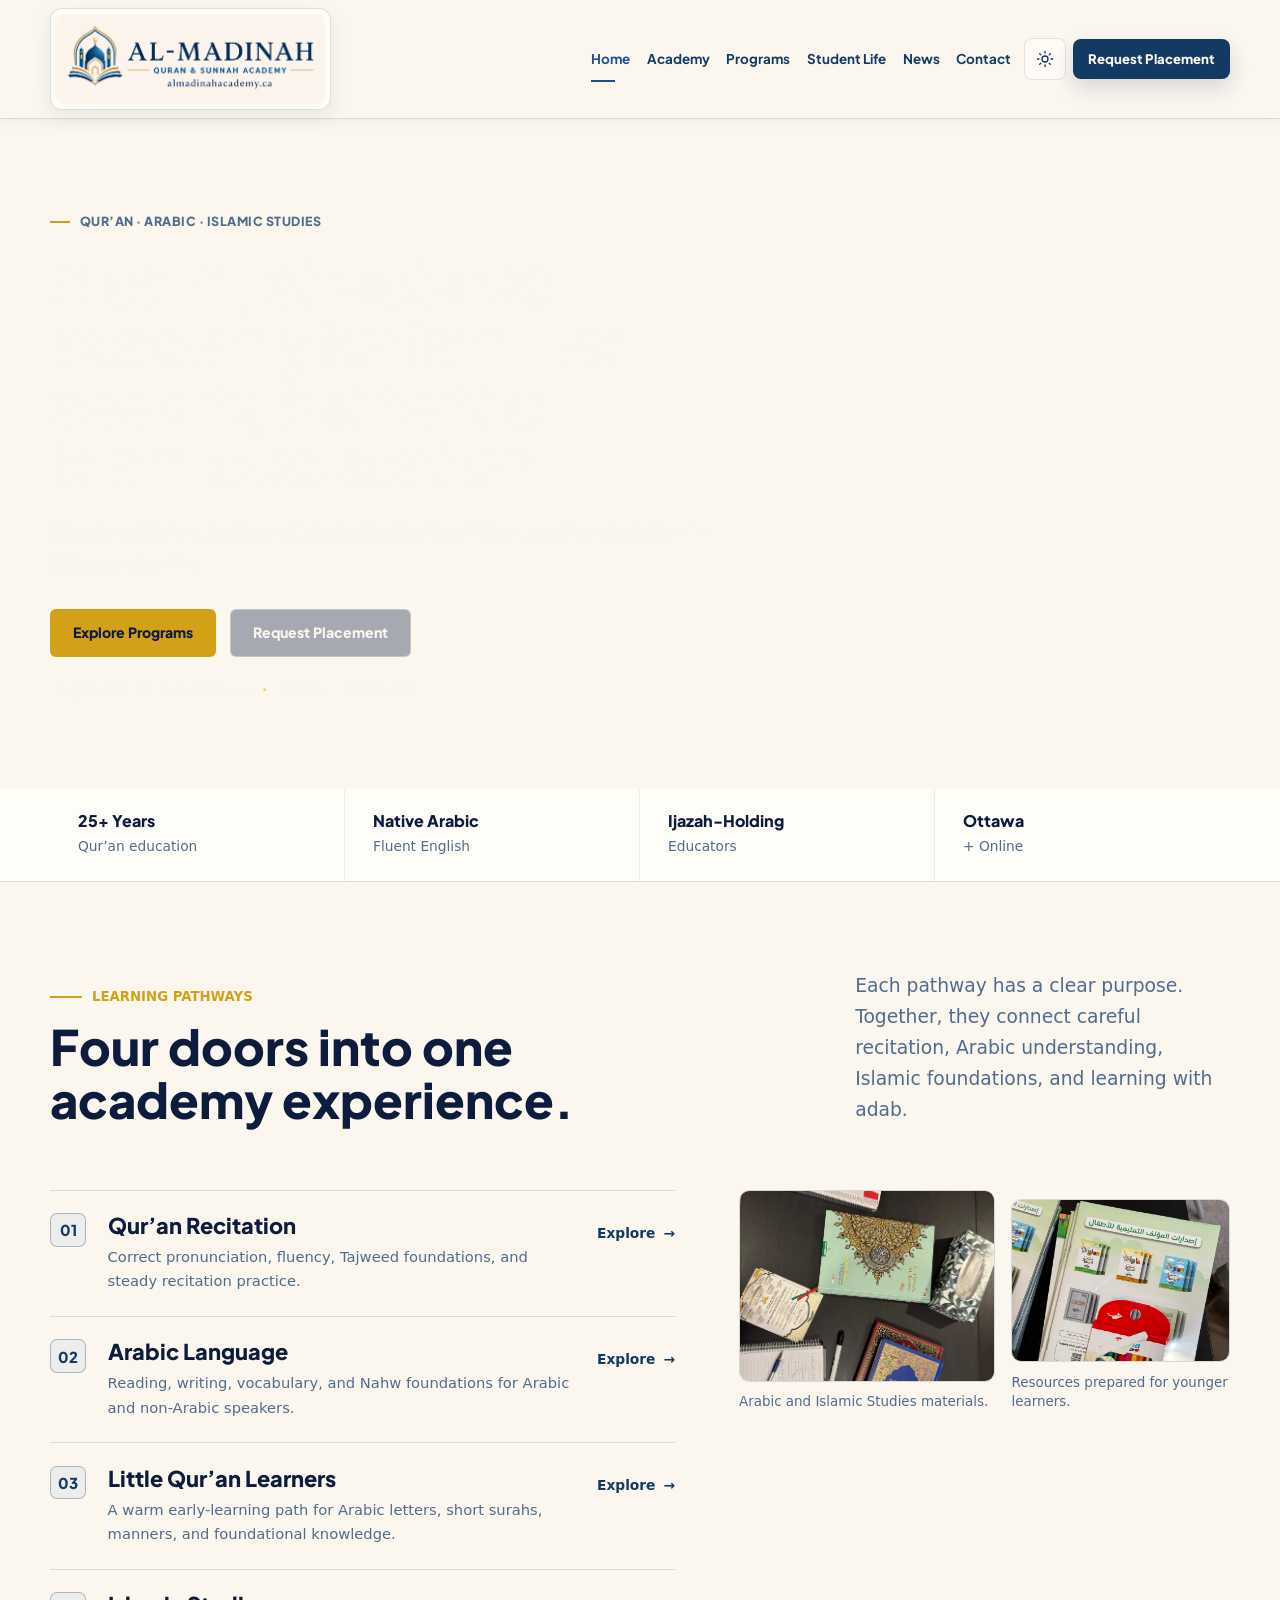
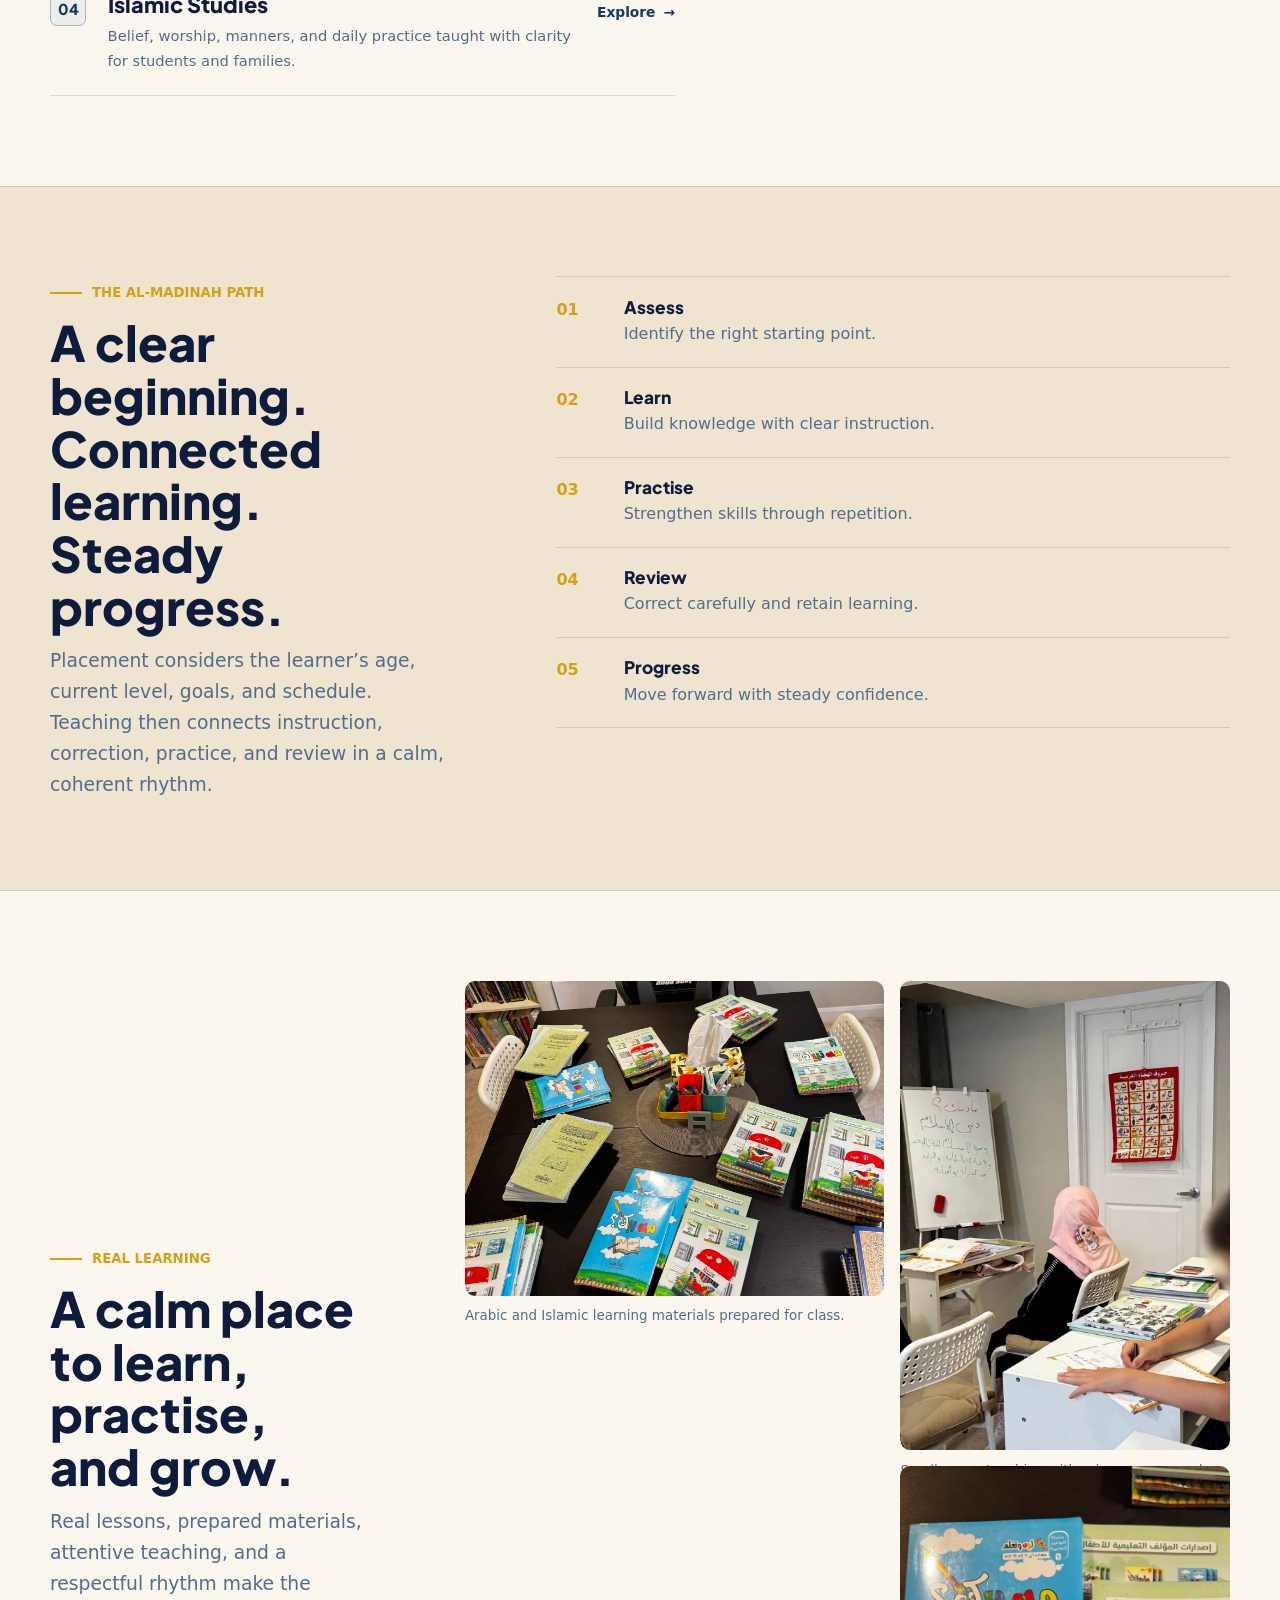
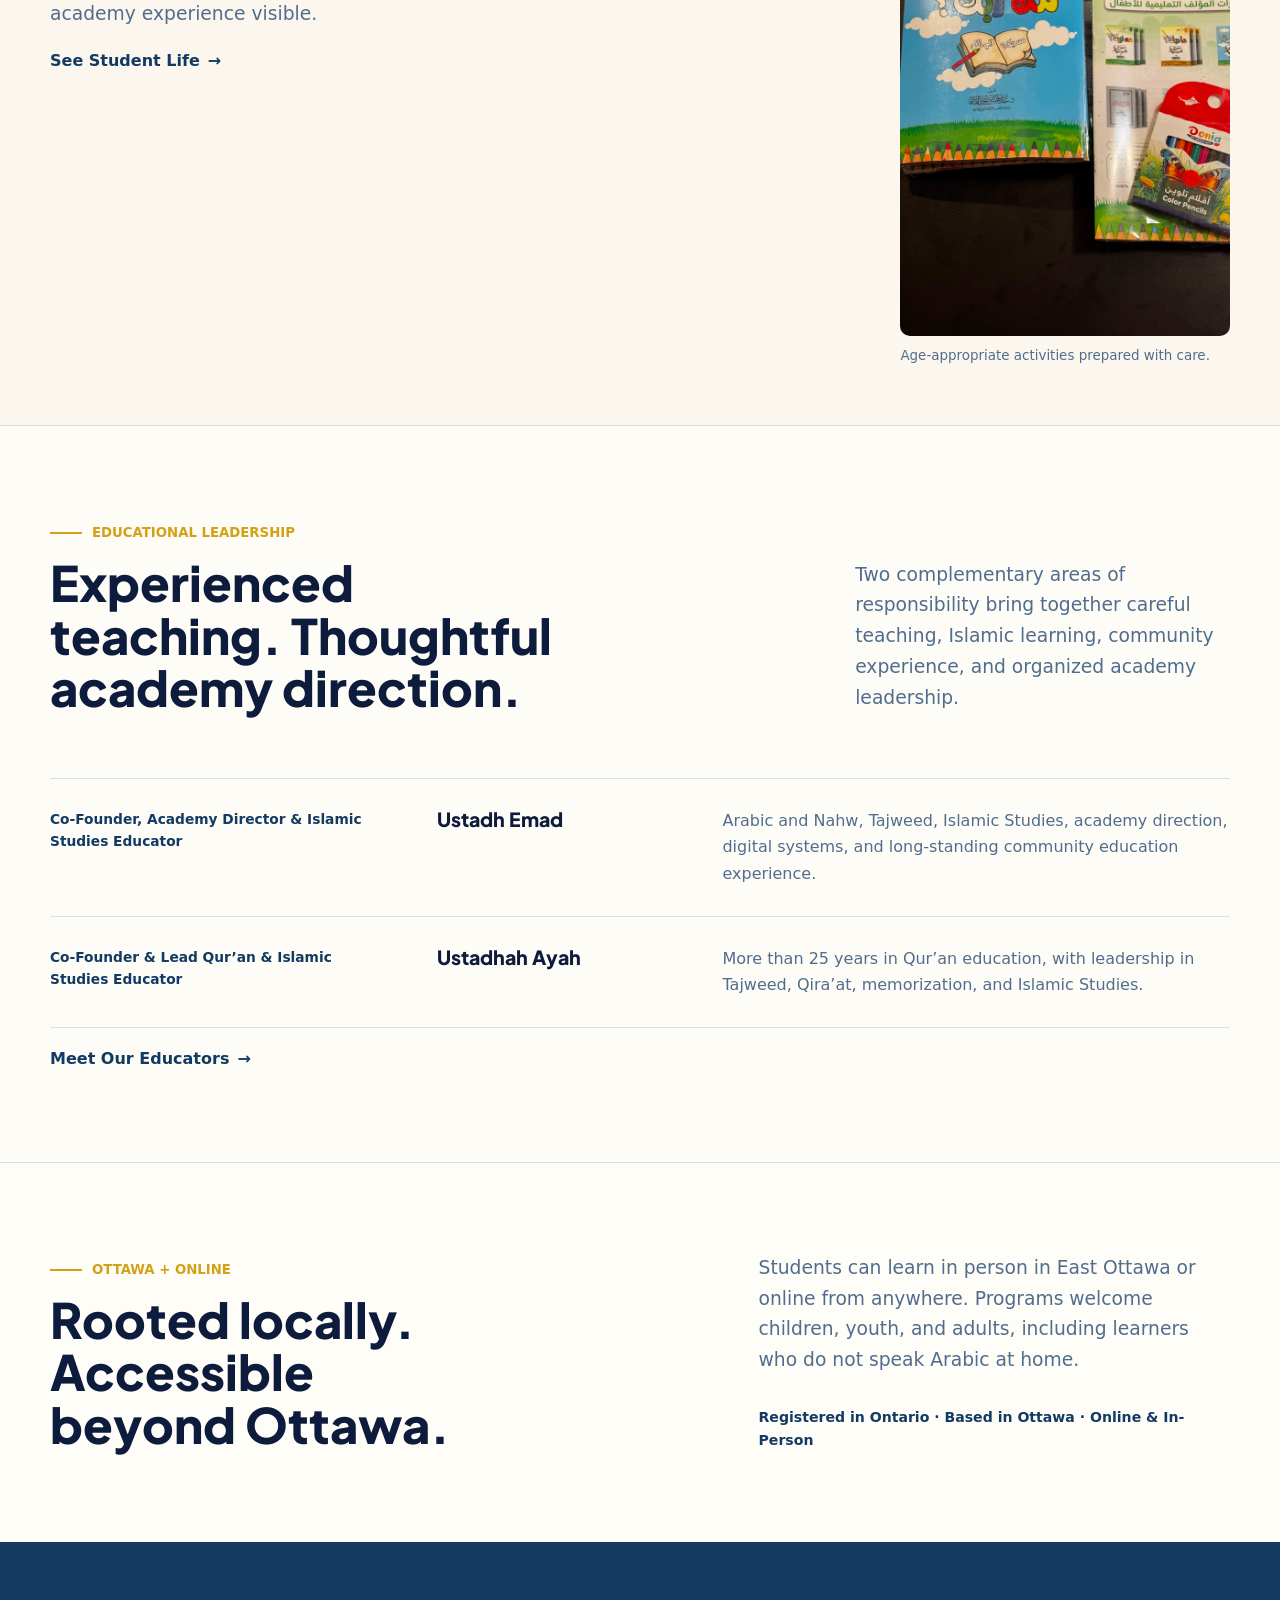
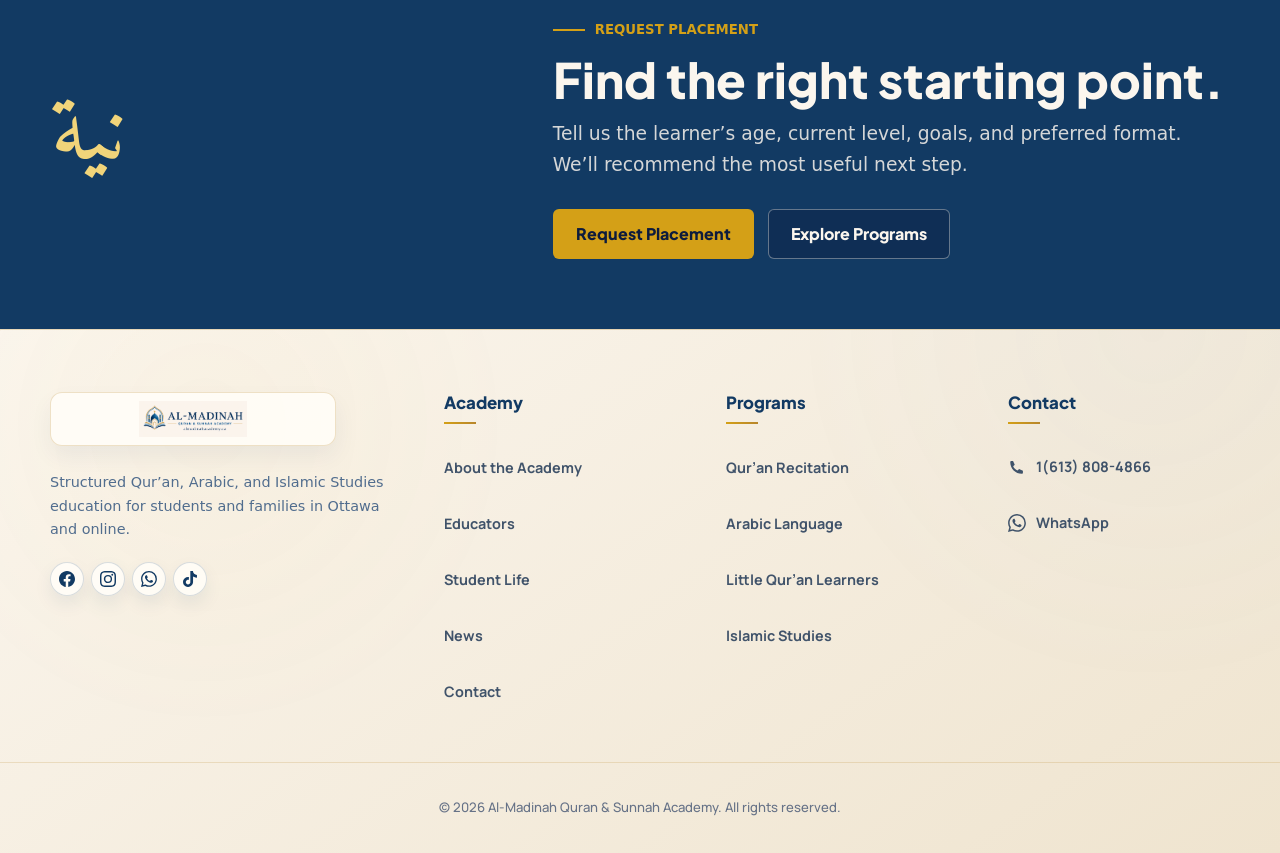
<file: index.html>
<!doctype html>
<html lang="en">
<head>
  <meta charset="UTF-8">
  <meta name="viewport" content="width=device-width, initial-scale=1.0">
  <title>Al-Madinah Quran and Sunnah Academy | Quran, Arabic &amp; Islamic Studies</title>
  <meta name="description" content="Structured Qur’an, Arabic, and Islamic Studies for children, youth, and adults in Ottawa and online.">
  <link rel="icon" type="image/png" href="assets/logos/favicon.png">
  <link rel="preconnect" href="https://fonts.googleapis.com">
  <link rel="preconnect" href="https://fonts.gstatic.com" crossorigin>
  <link href="https://fonts.googleapis.com/css2?family=Amiri:wght@400;700&amp;family=Manrope:wght@400;500;600;700;800&amp;family=Plus+Jakarta+Sans:wght@500;600;700;800&amp;display=swap" rel="stylesheet">
  <script src="assets/js/theme-init.js"></script>
  <link rel="stylesheet" href="assets/css/style.css">
  <link rel="stylesheet" href="assets/css/v4.css?v=20260913-2">
</head>
<body class="hybrid-v4 home-v4" data-page="home">
  <a class="skip-link" href="#main-content">Skip to content</a>
  <div id="site-header" data-include="partials/header.html"></div>
  <main id="main-content" tabindex="-1">
    <section class="hero v4-hero" style="--hero-image: url('../images/v4/homepage/students-in-class.jpeg')" aria-labelledby="home-title">
      <div class="container hero-content">
        <p class="eyebrow">Qur’an · Arabic · Islamic Studies</p>
        <h1 id="home-title">A calm, structured academy for families seeking authentic Islamic education.</h1>
        <p class="lead">Structured Qur’an, Arabic and Islamic Studies for children, youth and adults — in Ottawa and online.</p>
        <div class="button-row"><a class="btn btn-gold" href="programs.html">Explore Programs</a><a class="btn btn-hero-secondary" href="contact.html">Request Placement</a></div>
        <p class="hero-location">In-person in East Ottawa <span aria-hidden="true">·</span> Online worldwide</p>
      </div>
    </section>

    <section class="signal-strip v4-credibility" aria-label="Academy experience and access">
      <div class="container signal-grid">
        <div class="signal-item"><strong>25+ Years</strong><span>Qur’an education</span></div>
        <div class="signal-item"><strong>Native Arabic</strong><span>Fluent English</span></div>
        <div class="signal-item"><strong>Ijazah-Holding</strong><span>Educators</span></div>
        <div class="signal-item"><strong>Ottawa</strong><span>+ Online</span></div>
      </div>
    </section>

    <section class="section v4-programs" aria-labelledby="programs-title">
      <div class="container">
        <div class="v4-heading-split"><div><p class="eyebrow">Learning Pathways</p><h2 id="programs-title">Four doors into one academy experience.</h2></div><p class="lead">Each pathway has a clear purpose. Together, they connect careful recitation, Arabic understanding, Islamic foundations, and learning with adab.</p></div>
        <div class="v4-program-layout">
          <ol class="v4-program-list">
            <li><span class="v4-index">01</span><div><h3>Qur’an Recitation</h3><p>Correct pronunciation, fluency, Tajweed foundations, and steady recitation practice.</p></div><a class="btn-link" href="programs.html#recitation">Explore</a></li>
            <li><span class="v4-index">02</span><div><h3>Arabic Language</h3><p>Reading, writing, vocabulary, and Nahw foundations for Arabic and non-Arabic speakers.</p></div><a class="btn-link" href="programs.html#arabic">Explore</a></li>
            <li><span class="v4-index">03</span><div><h3>Little Qur’an Learners</h3><p>A warm early-learning path for Arabic letters, short surahs, manners, and foundational knowledge.</p></div><a class="btn-link" href="programs.html#kids">Explore</a></li>
            <li><span class="v4-index">04</span><div><h3>Islamic Studies</h3><p>Belief, worship, manners, and daily practice taught with clarity for students and families.</p></div><a class="btn-link" href="programs.html#islamic-studies">Explore</a></li>
          </ol>
          <div class="v4-program-visuals" aria-label="Academy learning materials">
            <figure><img src="assets/images/v4/programs/learning-materials.webp" alt="Qur’an, Arabic learning materials, and lesson notes arranged on an academy table" width="1050" height="1400" loading="lazy" decoding="async"><figcaption>Arabic and Islamic Studies materials.</figcaption></figure>
            <figure><img src="assets/images/v4/homepage/kids-islamic-books1.jpeg" alt="Children’s Islamic books and colouring pencils prepared for class" width="1536" height="2048" loading="lazy" decoding="async"><figcaption>Resources prepared for younger learners.</figcaption></figure>
          </div>
        </div>
      </div>
    </section>

    <section class="section paper v4-path" aria-labelledby="path-title">
      <div class="container v4-path-layout">
        <div><p class="eyebrow">The Al-Madinah Path</p><h2 id="path-title">A clear beginning.<br>Connected learning.<br>Steady progress.</h2><p class="lead">Placement considers the learner’s age, current level, goals, and schedule. Teaching then connects instruction, correction, practice, and review in a calm, coherent rhythm.</p></div>
        <ol class="v4-path-steps">
          <li><span>01</span><div><h3>Assess</h3><p>Identify the right starting point.</p></div></li>
          <li><span>02</span><div><h3>Learn</h3><p>Build knowledge with clear instruction.</p></div></li>
          <li><span>03</span><div><h3>Practise</h3><p>Strengthen skills through repetition.</p></div></li>
          <li><span>04</span><div><h3>Review</h3><p>Correct carefully and retain learning.</p></div></li>
          <li><span>05</span><div><h3>Progress</h3><p>Move forward with steady confidence.</p></div></li>
        </ol>
      </div>
    </section>

    <section class="section v4-proof" aria-labelledby="proof-title">
      <div class="container v4-proof-layout">
        <div class="v4-proof-copy"><p class="eyebrow">Real Learning</p><h2 id="proof-title">A calm place to learn, practise, and grow.</h2><p class="lead">Real lessons, prepared materials, attentive teaching, and a respectful rhythm make the academy experience visible.</p><a class="btn-link" href="student-life.html">See Student Life</a></div>
        <div class="v4-proof-media">
          <figure class="v4-proof-primary"><img src="assets/images/v4/programs/kids-islamic-books.jpeg" alt="Children’s Arabic and Islamic learning materials arranged on a prepared academy table" width="1536" height="2048" loading="lazy" decoding="async"><figcaption>Arabic and Islamic learning materials prepared for class.</figcaption></figure>
          <figure><img src="assets/images/v4/homepage/small-group.webp" alt="A privacy-protected small group receiving classroom instruction" width="1792" height="1344" loading="lazy" decoding="async"><figcaption>Small-group teaching with privacy preserved.</figcaption></figure>
          <figure><img src="assets/images/v4/islamic-coloring-books.jpeg" alt="Children’s Islamic activity book and colouring materials prepared for class" width="1536" height="2048" loading="lazy" decoding="async"><figcaption>Age-appropriate activities prepared with care.</figcaption></figure>
        </div>
      </div>
    </section>

    <section class="section paper v4-leadership" aria-labelledby="leadership-title">
      <div class="container"><div class="v4-heading-split"><div><p class="eyebrow">Educational Leadership</p><h2 id="leadership-title">Experienced teaching. Thoughtful academy direction.</h2></div><p class="lead">Two complementary areas of responsibility bring together careful teaching, Islamic learning, community experience, and organized academy leadership.</p></div>
        <div class="v4-leader-list">
          <article><p class="v4-role">Co-Founder, Academy Director &amp; Islamic Studies Educator</p><h3>Ustadh Emad</h3><p>Arabic and Nahw, Tajweed, Islamic Studies, academy direction, digital systems, and long-standing community education experience.</p></article>
          <article><p class="v4-role">Co-Founder &amp; Lead Qur’an &amp; Islamic Studies Educator</p><h3>Ustadhah Ayah</h3><p>More than 25 years in Qur’an education, with leadership in Tajweed, Qira’at, memorization, and Islamic Studies.</p></article>
        </div><a class="btn-link" href="about.html#teachers">Meet Our Educators</a>
      </div>
    </section>

    <section class="section v4-access" aria-labelledby="access-title"><div class="container v4-access-layout"><div><p class="eyebrow">Ottawa + Online</p><h2 id="access-title">Rooted locally. Accessible beyond Ottawa.</h2></div><div><p class="lead">Students can learn in person in East Ottawa or online from anywhere. Programs welcome children, youth, and adults, including learners who do not speak Arabic at home.</p><p class="v4-institution">Registered in Ontario · Based in Ottawa · Online &amp; In-Person</p></div></div></section>

    <section class="section quote-band compact v4-final-cta" aria-labelledby="placement-title"><div class="container quote-inner"><div class="quote-mark" aria-hidden="true">نية</div><div><p class="eyebrow">Request Placement</p><h2 id="placement-title">Find the right starting point.</h2><p class="lead">Tell us the learner’s age, current level, goals, and preferred format. We’ll recommend the most useful next step.</p><div class="button-row"><a class="btn btn-gold" href="contact.html">Request Placement</a><a class="btn btn-hero-secondary" href="programs.html">Explore Programs</a></div></div></div></section>
  </main>
  <div id="site-footer" data-include="partials/footer.html"></div>
  <script src="assets/js/main.js?v=20260912-4"></script>
</body>
</html>
</file>
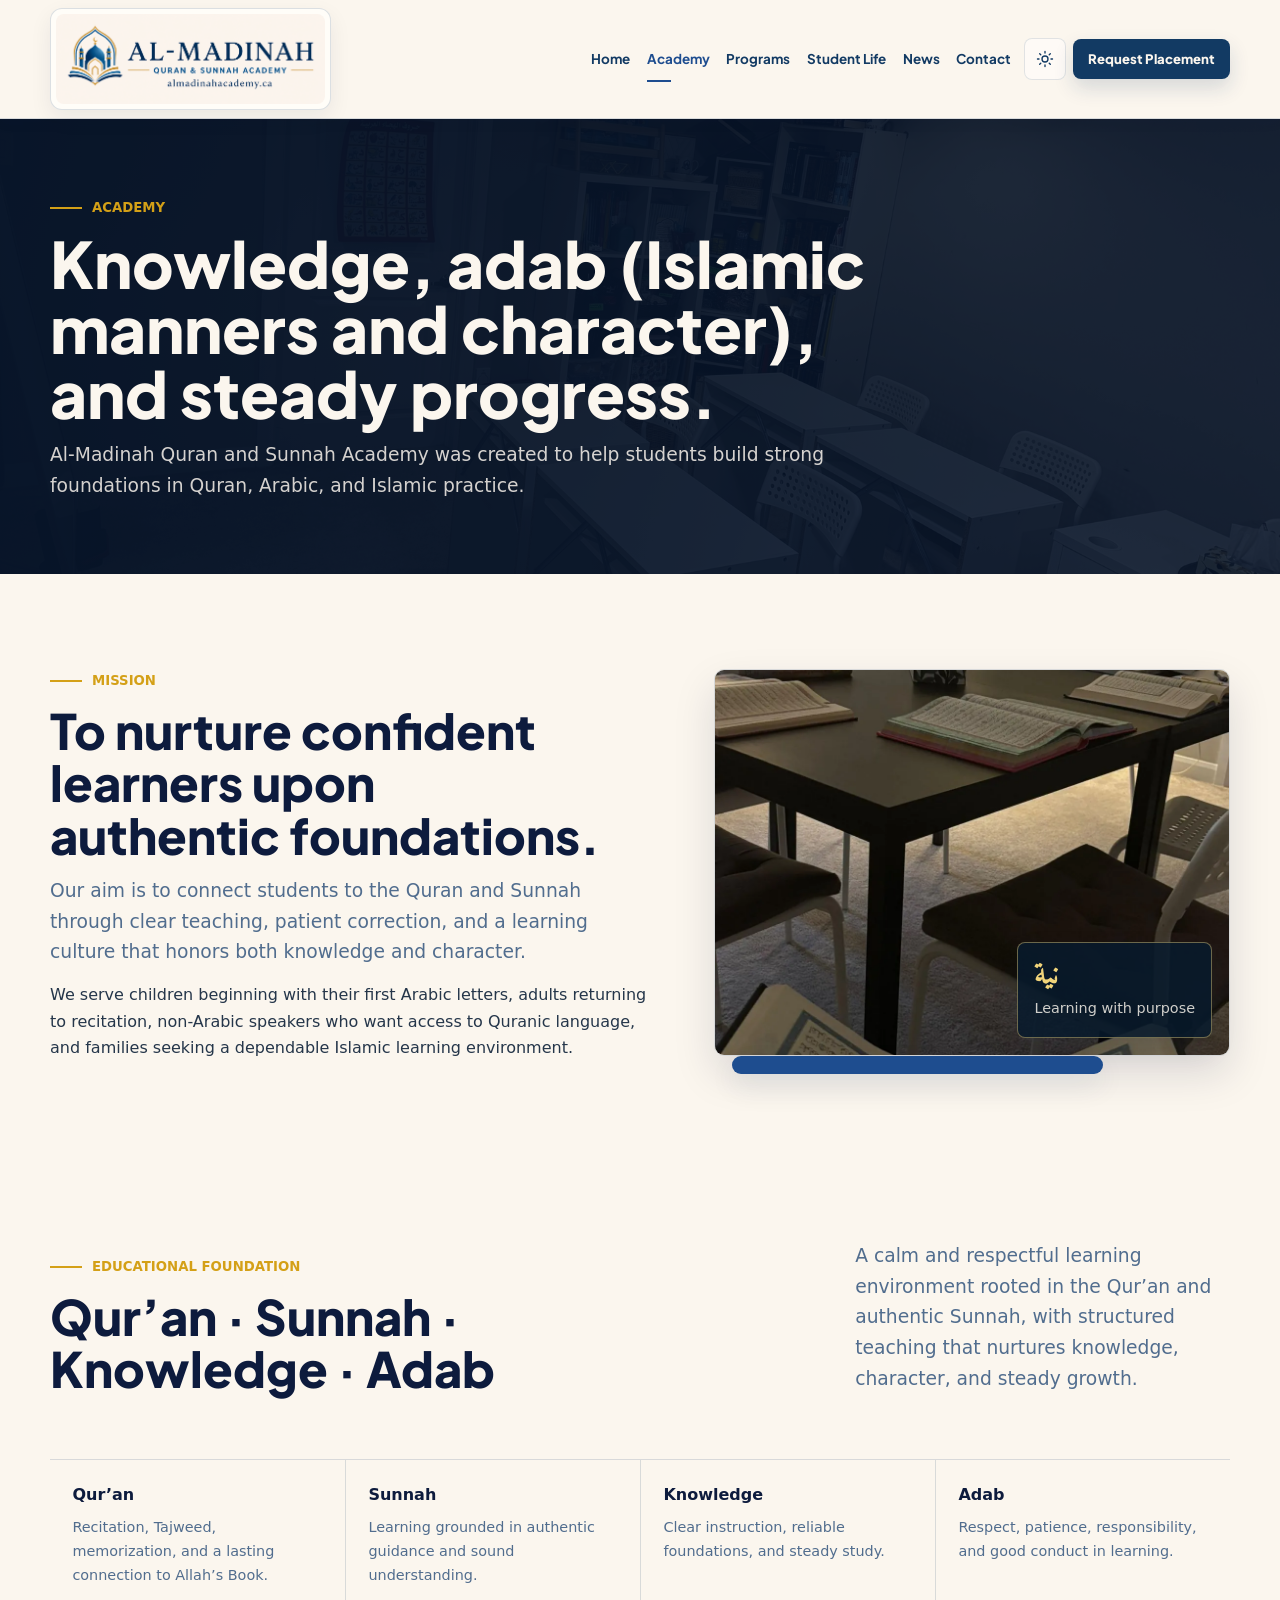
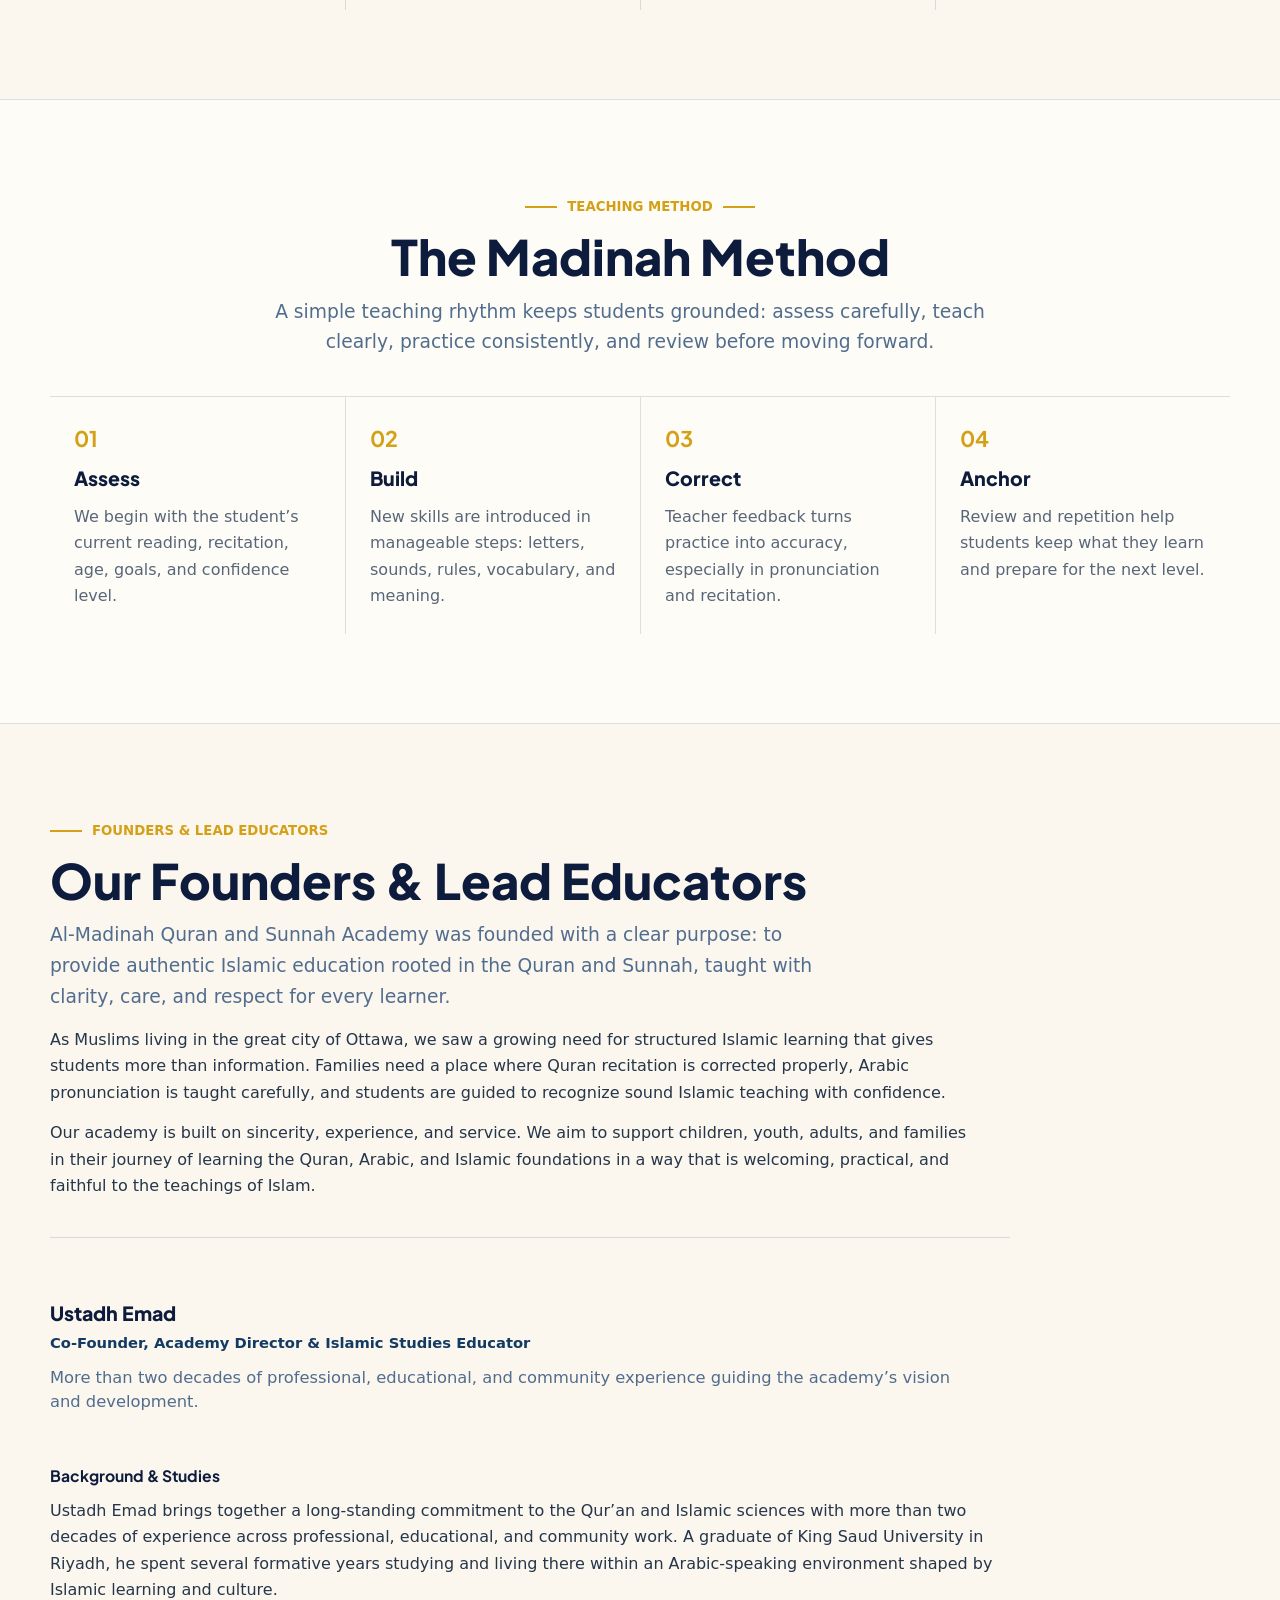
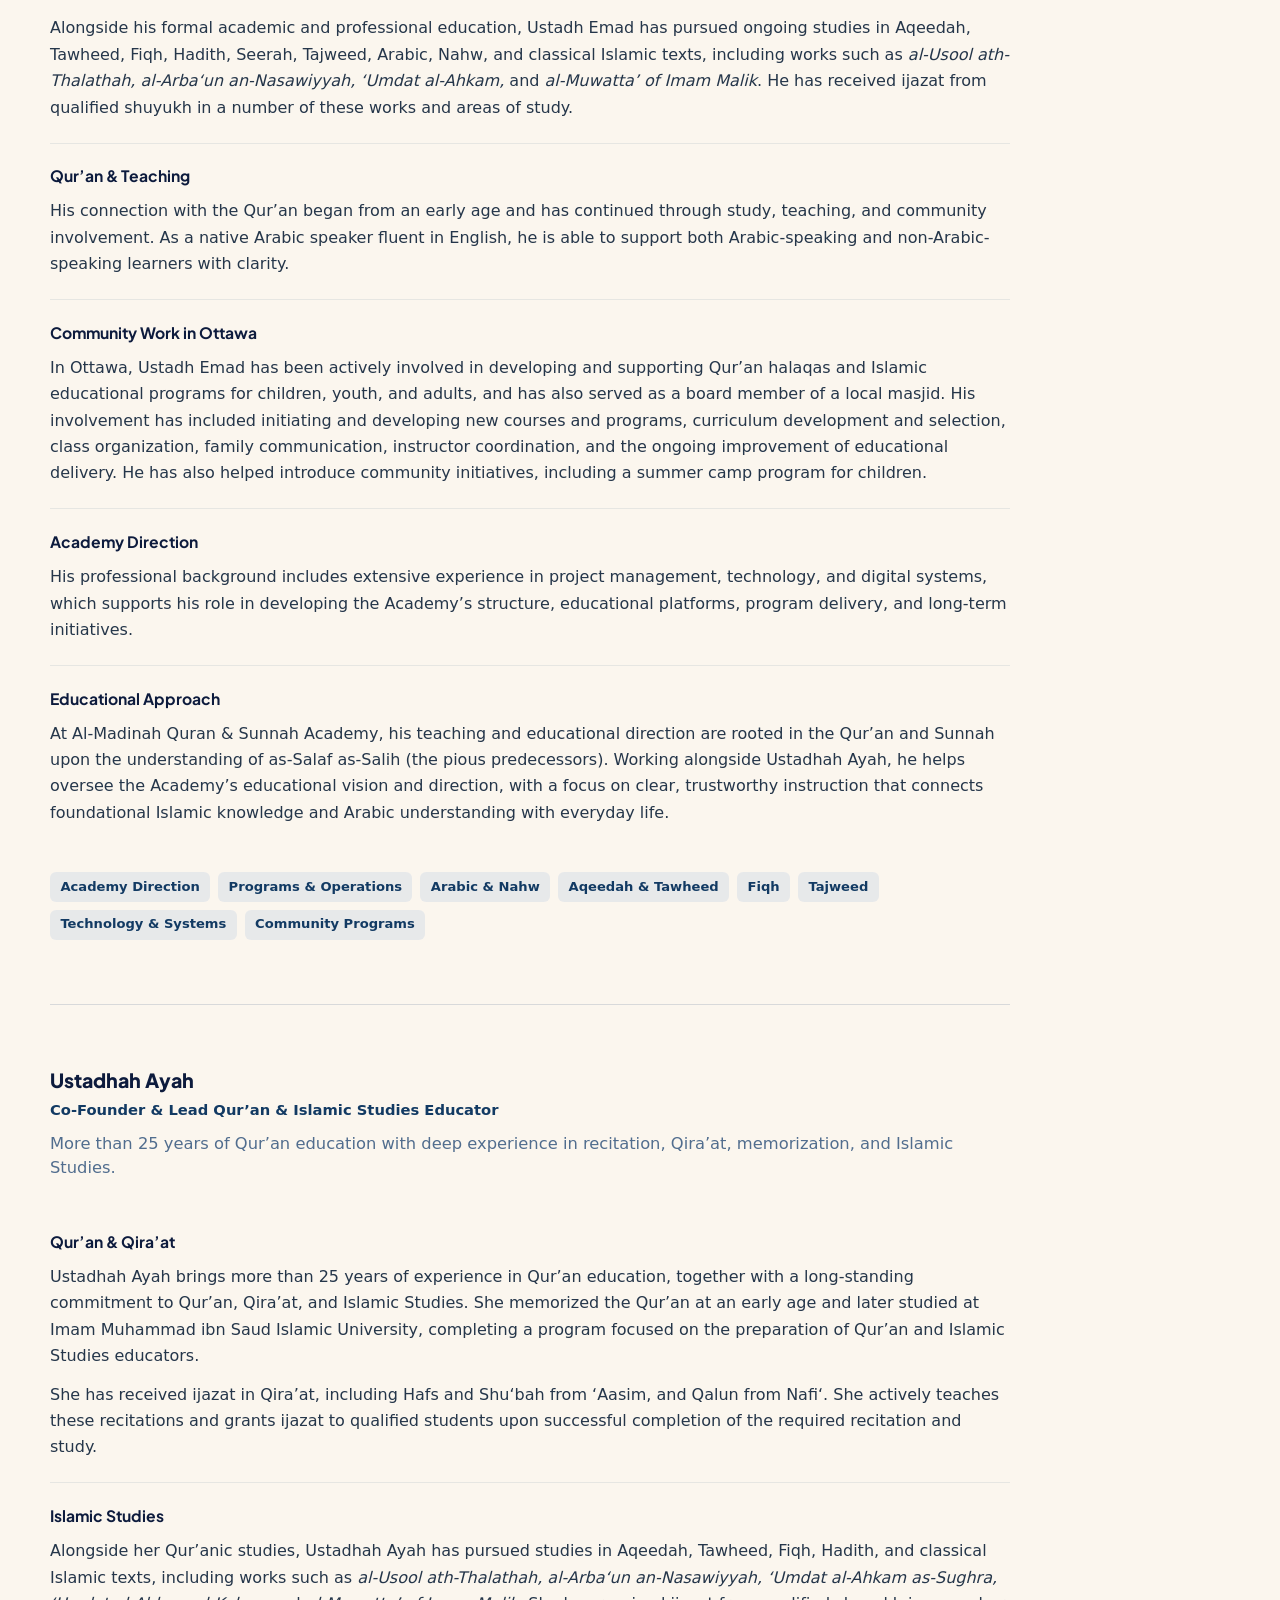
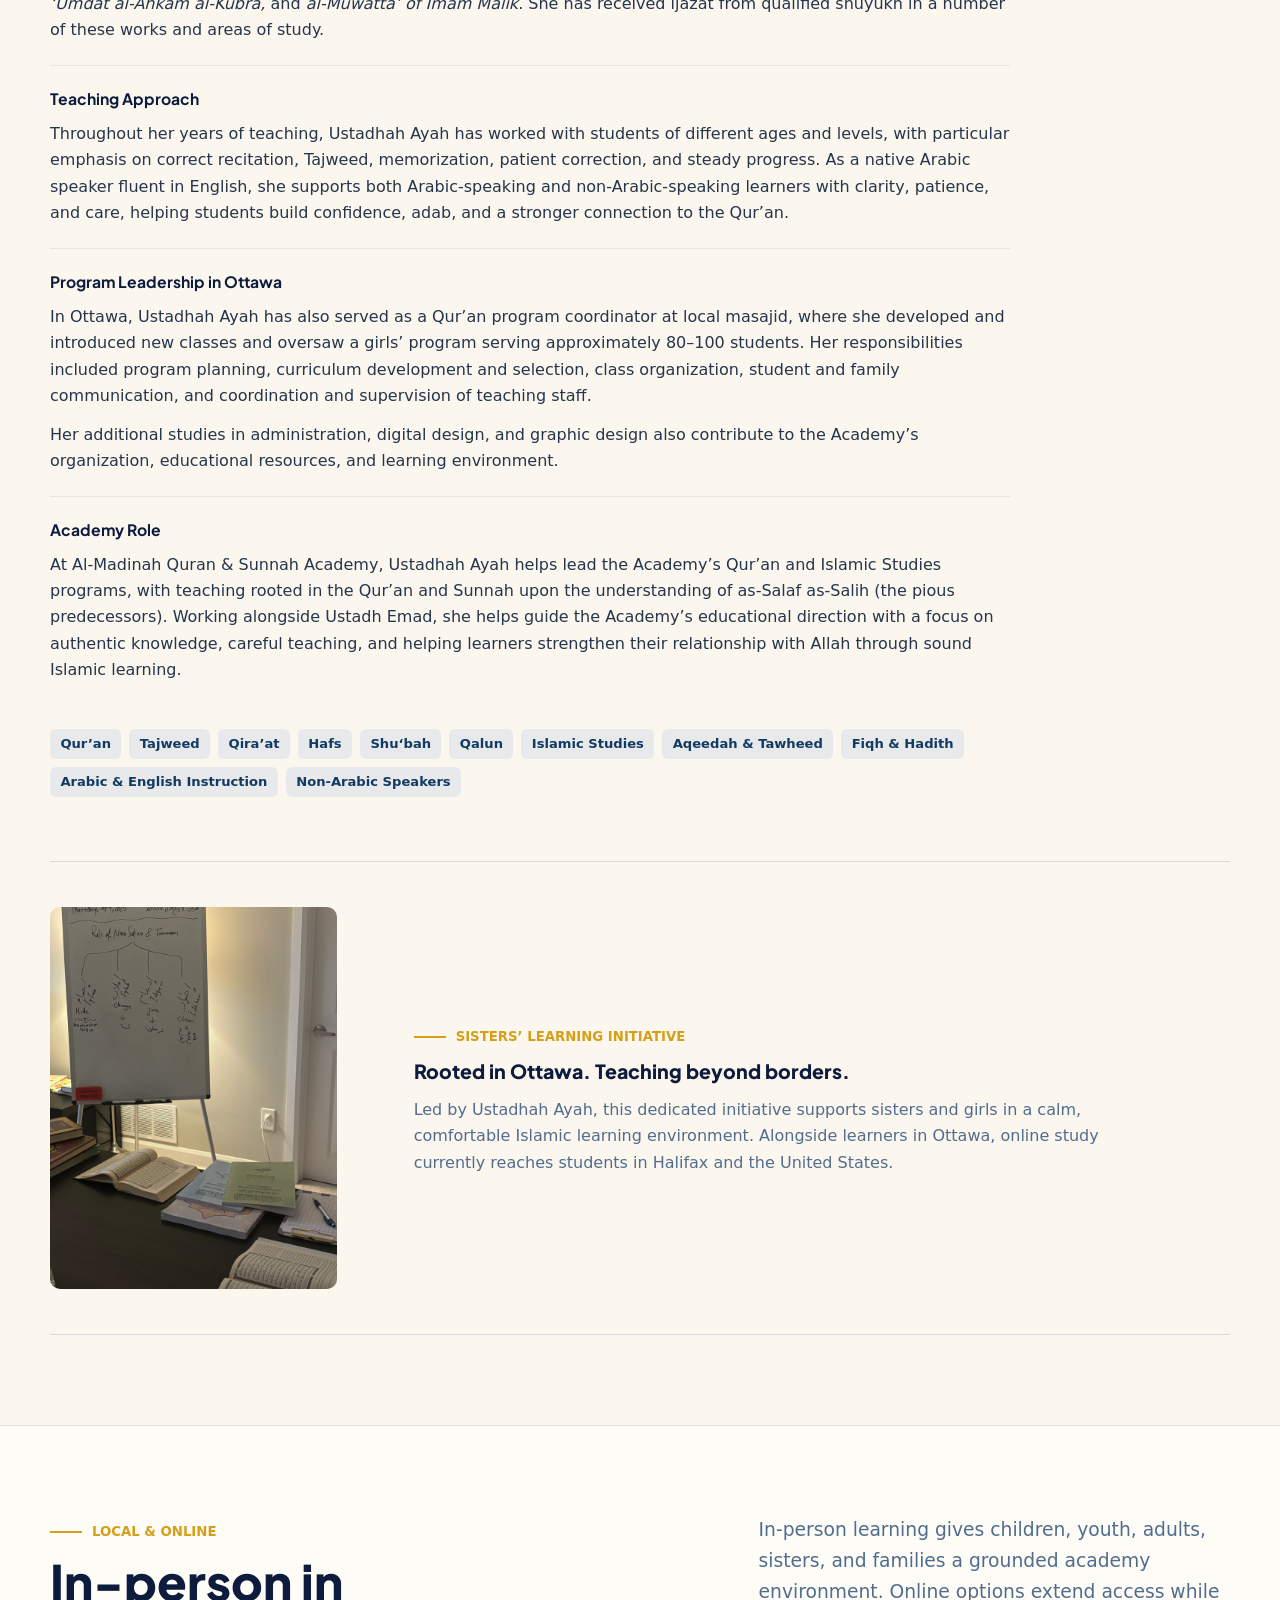
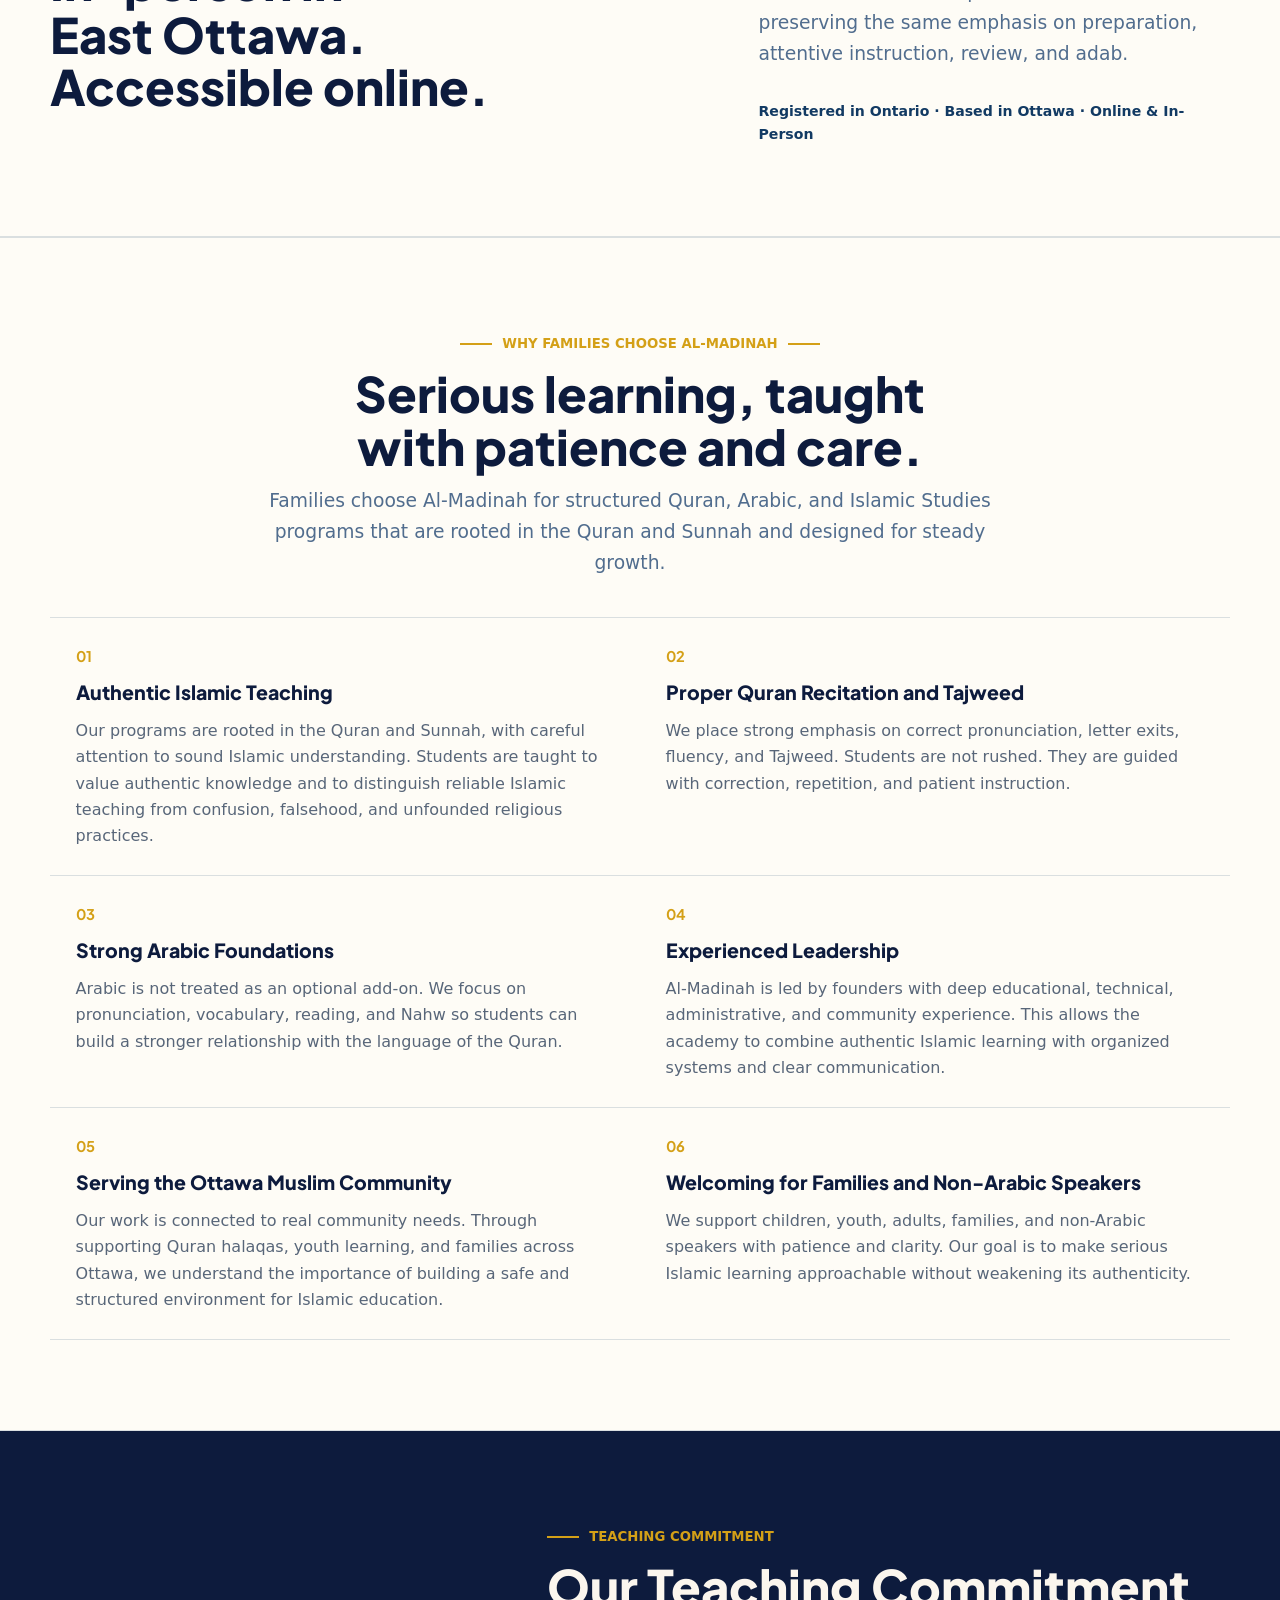
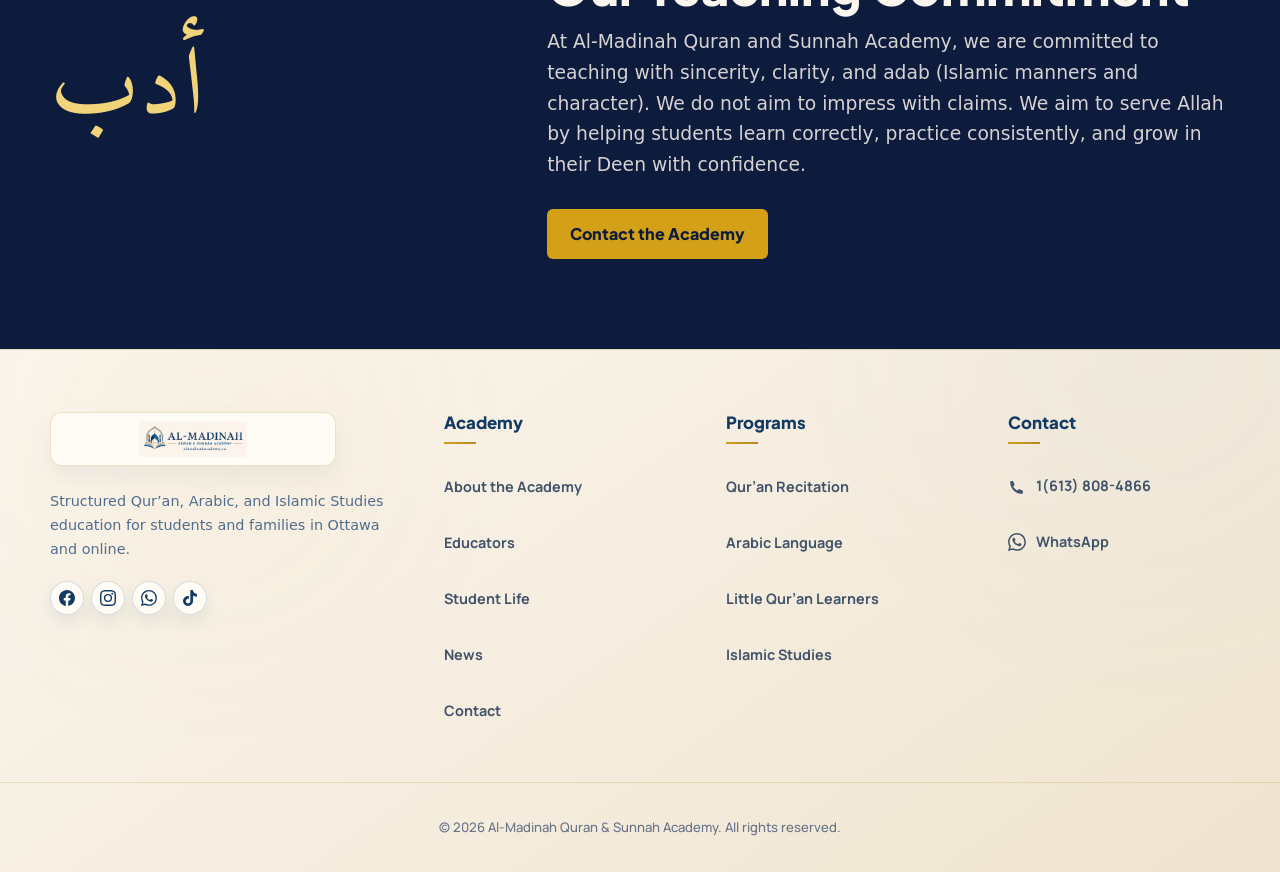
<file: about.html>
<!doctype html>
<html lang="en">
<head>
  <meta charset="UTF-8">
  <meta name="viewport" content="width=device-width, initial-scale=1.0">
  <title>Academy | Al-Madinah Quran and Sunnah Academy</title>
  <meta name="description" content="Learn about Al-Madinah Quran and Sunnah Academy, our mission, teaching method, founders, and lead educators.">
  <link rel="icon" type="image/png" href="assets/logos/favicon.png">
  <link rel="preconnect" href="https://fonts.googleapis.com">
  <link rel="preconnect" href="https://fonts.gstatic.com" crossorigin>
  <link href="https://fonts.googleapis.com/css2?family=Amiri:wght@400;700&family=Manrope:wght@400;500;600;700;800&family=Plus+Jakarta+Sans:wght@500;600;700;800&display=swap" rel="stylesheet">
  <script src="assets/js/theme-init.js"></script>
  <link rel="stylesheet" href="assets/css/style.css">
  <link rel="stylesheet" href="assets/css/v4.css?v=20260913-2">
</head>
<body class="hybrid-v4 about-v4" data-page="about">

  <a class="skip-link" href="#main-content">Skip to content</a>
  <div id="site-header" data-include="partials/header.html"></div>
  <main id="main-content" tabindex="-1">

    <section class="page-hero" style="--page-image: url('../images/v4/student-life/classroom-ready.jpg'); --page-position: center 58%">
      <div class="container">
        <p class="eyebrow">Academy</p>
        <h1>Knowledge, adab (Islamic manners and character), and steady progress.</h1>
        <p class="lead">Al-Madinah Quran and Sunnah Academy was created to help students build strong foundations in Quran, Arabic, and Islamic practice.</p>
      </div>
    </section>

    <section class="section" id="mission">
      <div class="container split wide-left">
        <div class="reveal">
          <p class="eyebrow">Mission</p>
          <h2>To nurture confident learners upon authentic foundations.</h2>
          <p class="lead">Our aim is to connect students to the Quran and Sunnah through clear teaching, patient correction, and a learning culture that honors both knowledge and character.</p>
          <p>We serve children beginning with their first Arabic letters, adults returning to recitation, non-Arabic speakers who want access to Quranic language, and families seeking a dependable Islamic learning environment.</p>
        </div>
        <div class="image-frame reveal">
          <img src="assets/images/v4/about/study-room-real.webp" alt="Qur’an and study materials prepared for an academy lesson" width="1050" height="1400" loading="lazy" decoding="async">
          <div class="arch-note"><strong>نية</strong><span>Learning with purpose</span></div>
        </div>
      </div>
    </section>

    <section class="section v4-foundation" aria-labelledby="foundation-title">
      <div class="container">
        <div class="v4-heading-split"><div><p class="eyebrow">Educational Foundation</p><h2 id="foundation-title">Qur’an · Sunnah · Knowledge · Adab</h2></div><p class="lead">A calm and respectful learning environment rooted in the Qur’an and authentic Sunnah, with structured teaching that nurtures knowledge, character, and steady growth.</p></div>
        <dl class="v4-value-list"><div><dt>Qur’an</dt><dd>Recitation, Tajweed, memorization, and a lasting connection to Allah’s Book.</dd></div><div><dt>Sunnah</dt><dd>Learning grounded in authentic guidance and sound understanding.</dd></div><div><dt>Knowledge</dt><dd>Clear instruction, reliable foundations, and steady study.</dd></div><div><dt>Adab</dt><dd>Respect, patience, responsibility, and good conduct in learning.</dd></div></dl>
      </div>
    </section>

    <section class="section paper compact" id="method">
      <div class="container">
        <div class="section-heading center reveal">
          <p class="eyebrow">Teaching Method</p>
          <h2>The Madinah Method</h2>
          <p class="lead">A simple teaching rhythm keeps students grounded: assess carefully, teach clearly, practice consistently, and review before moving forward.</p>
        </div>
        <div class="pathway">
          <article class="path-card reveal"><h3>Assess</h3><p>We begin with the student’s current reading, recitation, age, goals, and confidence level.</p></article>
          <article class="path-card reveal"><h3>Build</h3><p>New skills are introduced in manageable steps: letters, sounds, rules, vocabulary, and meaning.</p></article>
          <article class="path-card reveal"><h3>Correct</h3><p>Teacher feedback turns practice into accuracy, especially in pronunciation and recitation.</p></article>
          <article class="path-card reveal"><h3>Anchor</h3><p>Review and repetition help students keep what they learn and prepare for the next level.</p></article>
        </div>
      </div>
    </section>

    <section class="section" id="teachers">
      <div class="container">
        <div class="section-heading reveal founder-intro">
          <p class="eyebrow">Founders &amp; Lead Educators</p>
          <h2>Our Founders &amp; Lead Educators</h2>
          <p class="lead">Al-Madinah Quran and Sunnah Academy was founded with a clear purpose: to provide authentic Islamic education rooted in the Quran and Sunnah, taught with clarity, care, and respect for every learner.</p>
          <p>As Muslims living in the great city of Ottawa, we saw a growing need for structured Islamic learning that gives students more than information. Families need a place where Quran recitation is corrected properly, Arabic pronunciation is taught carefully, and students are guided to recognize sound Islamic teaching with confidence.</p>
          <p>Our academy is built on sincerity, experience, and service. We aim to support children, youth, adults, and families in their journey of learning the Quran, Arabic, and Islamic foundations in a way that is welcoming, practical, and faithful to the teachings of Islam.</p>
        </div>
        <div class="teacher-grid founder-grid">
          <article class="teacher-card founder-card reveal" id="emad">
            <h3>Ustadh Emad</h3>
            <p class="founder-role">Co-Founder, Academy Director &amp; Islamic Studies Educator</p>
            <p class="founder-lead">More than two decades of professional, educational, and community experience guiding the academy’s vision and development.</p>

            <div class="v4-bio-sections">
              <section>
                <h4>Background &amp; Studies</h4>
                <p>Ustadh Emad brings together a long-standing commitment to the Qur’an and Islamic sciences with more than two decades of experience across professional, educational, and community work. A graduate of King Saud University in Riyadh, he spent several formative years studying and living there within an Arabic-speaking environment shaped by Islamic learning and culture.</p>
                <p>Alongside his formal academic and professional education, Ustadh Emad has pursued ongoing studies in Aqeedah, Tawheed, Fiqh, Hadith, Seerah, Tajweed, Arabic, Nahw, and classical Islamic texts, including works such as <em>al-Usool ath-Thalathah, al-Arba‘un an-Nasawiyyah, ‘Umdat al-Ahkam,</em> and <em>al-Muwatta’ of Imam Malik</em>. He has received ijazat from qualified shuyukh in a number of these works and areas of study.</p>
              </section>
              <section>
                <h4>Qur’an &amp; Teaching</h4>
                <p>His connection with the Qur’an began from an early age and has continued through study, teaching, and community involvement. As a native Arabic speaker fluent in English, he is able to support both Arabic-speaking and non-Arabic-speaking learners with clarity.</p>
              </section>
              <section>
                <h4>Community Work in Ottawa</h4>
                <p>In Ottawa, Ustadh Emad has been actively involved in developing and supporting Qur’an halaqas and Islamic educational programs for children, youth, and adults, and has also served as a board member of a local masjid. His involvement has included initiating and developing new courses and programs, curriculum development and selection, class organization, family communication, instructor coordination, and the ongoing improvement of educational delivery. He has also helped introduce community initiatives, including a summer camp program for children.</p>
              </section>
              <section>
                <h4>Academy Direction</h4>
                <p>His professional background includes extensive experience in project management, technology, and digital systems, which supports his role in developing the Academy’s structure, educational platforms, program delivery, and long-term initiatives.</p>
              </section>
              <section>
                <h4>Educational Approach</h4>
                <p>At Al-Madinah Quran &amp; Sunnah Academy, his teaching and educational direction are rooted in the Qur’an and Sunnah upon the understanding of as-Salaf as-Salih (the pious predecessors). Working alongside Ustadhah Ayah, he helps oversee the Academy’s educational vision and direction, with a focus on clear, trustworthy instruction that connects foundational Islamic knowledge and Arabic understanding with everyday life.</p>
              </section>
            </div>

            <ul class="badges" aria-label="Ustadh Emad areas of expertise">
              <li>Academy Direction</li>
              <li>Programs &amp; Operations</li>
              <li>Arabic &amp; Nahw</li>
              <li>Aqeedah &amp; Tawheed</li>
              <li>Fiqh</li>
              <li>Tajweed</li>
              <li>Technology &amp; Systems</li>
              <li>Community Programs</li>
            </ul>
          </article>
                    
  
        <article class="teacher-card founder-card reveal" id="ayah">
          <h3>Ustadhah Ayah</h3>
          <p class="founder-role">Co-Founder &amp; Lead Qur’an &amp; Islamic Studies Educator</p>
          <p class="founder-lead">More than 25 years of Qur’an education with deep experience in recitation, Qira’at, memorization, and Islamic Studies.</p>

          <div class="v4-bio-sections">
            <section>
              <h4>Qur’an &amp; Qira’at</h4>
              <p>Ustadhah Ayah brings more than 25 years of experience in Qur’an education, together with a long-standing commitment to Qur’an, Qira’at, and Islamic Studies. She memorized the Qur’an at an early age and later studied at Imam Muhammad ibn Saud Islamic University, completing a program focused on the preparation of Qur’an and Islamic Studies educators.</p>
              <p>She has received ijazat in Qira’at, including Hafs and Shu‘bah from ‘Aasim, and Qalun from Nafi‘. She actively teaches these recitations and grants ijazat to qualified students upon successful completion of the required recitation and study.</p>
            </section>
            <section>
              <h4>Islamic Studies</h4>
              <p>Alongside her Qur’anic studies, Ustadhah Ayah has pursued studies in Aqeedah, Tawheed, Fiqh, Hadith, and classical Islamic texts, including works such as <em>al-Usool ath-Thalathah, al-Arba‘un an-Nasawiyyah, ‘Umdat al-Ahkam as-Sughra, ‘Umdat al-Ahkam al-Kubra,</em> and <em>al-Muwatta’ of Imam Malik</em>. She has received ijazat from qualified shuyukh in a number of these works and areas of study.</p>
            </section>
            <section>
              <h4>Teaching Approach</h4>
              <p>Throughout her years of teaching, Ustadhah Ayah has worked with students of different ages and levels, with particular emphasis on correct recitation, Tajweed, memorization, patient correction, and steady progress. As a native Arabic speaker fluent in English, she supports both Arabic-speaking and non-Arabic-speaking learners with clarity, patience, and care, helping students build confidence, adab, and a stronger connection to the Qur’an.</p>
            </section>
            <section>
              <h4>Program Leadership in Ottawa</h4>
              <p>In Ottawa, Ustadhah Ayah has also served as a Qur’an program coordinator at local masajid, where she developed and introduced new classes and oversaw a girls’ program serving approximately 80–100 students. Her responsibilities included program planning, curriculum development and selection, class organization, student and family communication, and coordination and supervision of teaching staff.</p>
              <p>Her additional studies in administration, digital design, and graphic design also contribute to the Academy’s organization, educational resources, and learning environment.</p>
            </section>
            <section>
              <h4>Academy Role</h4>
              <p>At Al-Madinah Quran &amp; Sunnah Academy, Ustadhah Ayah helps lead the Academy’s Qur’an and Islamic Studies programs, with teaching rooted in the Qur’an and Sunnah upon the understanding of as-Salaf as-Salih (the pious predecessors). Working alongside Ustadh Emad, she helps guide the Academy’s educational direction with a focus on authentic knowledge, careful teaching, and helping learners strengthen their relationship with Allah through sound Islamic learning.</p>
            </section>
          </div>

          <ul class="badges" aria-label="Ustadhah Ayah areas of expertise">
            <li>Qur’an</li>
            <li>Tajweed</li>
            <li>Qira’at</li>
            <li>Hafs</li>
            <li>Shu‘bah</li>
            <li>Qalun</li>
            <li>Islamic Studies</li>
            <li>Aqeedah &amp; Tawheed</li>
            <li>Fiqh &amp; Hadith</li>
            <li>Arabic &amp; English Instruction</li>
            <li>Non-Arabic Speakers</li>
          </ul>
        </article>
        </div>
        <aside class="v4-sisters-initiative" aria-labelledby="sisters-title">
          <figure><img src="assets/images/v4/about/sister-class.jpg" alt="Qur’an lesson materials beside a whiteboard with Tajweed instruction" width="1536" height="2048" loading="lazy" decoding="async"></figure>
          <div><p class="eyebrow">Sisters’ Learning Initiative</p><h3 id="sisters-title">Rooted in Ottawa. Teaching beyond borders.</h3><p>Led by Ustadhah Ayah, this dedicated initiative supports sisters and girls in a calm, comfortable Islamic learning environment. Alongside learners in Ottawa, online study currently reaches students in Halifax and the United States.</p></div>
        </aside>
      </div>
    </section>

    <section class="section paper compact v4-local-online" aria-labelledby="local-title"><div class="container v4-access-layout"><div><p class="eyebrow">Local &amp; Online</p><h2 id="local-title">In-person in East Ottawa. Accessible online.</h2></div><div><p class="lead">In-person learning gives children, youth, adults, sisters, and families a grounded academy environment. Online options extend access while preserving the same emphasis on preparation, attentive instruction, review, and adab.</p><p class="v4-institution">Registered in Ontario · Based in Ottawa · Online &amp; In-Person</p></div></div></section>

    <section class="section paper compact" id="why-families-choose">
      <div class="container">
        <div class="section-heading center reveal">
          <p class="eyebrow">Why Families Choose Al-Madinah</p>
          <h2>Serious learning, taught with patience and care.</h2>
          <p class="lead">Families choose Al-Madinah for structured Quran, Arabic, and Islamic Studies programs that are rooted in the Quran and Sunnah and designed for steady growth.</p>
        </div>
        <div class="card-grid family-choice-grid">
          <article class="card reveal"><div class="icon-badge">01</div><h3>Authentic Islamic Teaching</h3><p>Our programs are rooted in the Quran and Sunnah, with careful attention to sound Islamic understanding. Students are taught to value authentic knowledge and to distinguish reliable Islamic teaching from confusion, falsehood, and unfounded religious practices.</p></article>
          <article class="card reveal"><div class="icon-badge">02</div><h3>Proper Quran Recitation and Tajweed</h3><p>We place strong emphasis on correct pronunciation, letter exits, fluency, and Tajweed. Students are not rushed. They are guided with correction, repetition, and patient instruction.</p></article>
          <article class="card reveal"><div class="icon-badge">03</div><h3>Strong Arabic Foundations</h3><p>Arabic is not treated as an optional add-on. We focus on pronunciation, vocabulary, reading, and Nahw so students can build a stronger relationship with the language of the Quran.</p></article>
          <article class="card reveal"><div class="icon-badge">04</div><h3>Experienced Leadership</h3><p>Al-Madinah is led by founders with deep educational, technical, administrative, and community experience. This allows the academy to combine authentic Islamic learning with organized systems and clear communication.</p></article>
          <article class="card reveal"><div class="icon-badge">05</div><h3>Serving the Ottawa Muslim Community</h3><p>Our work is connected to real community needs. Through supporting Quran halaqas, youth learning, and families across Ottawa, we understand the importance of building a safe and structured environment for Islamic education.</p></article>
          <article class="card reveal"><div class="icon-badge">06</div><h3>Welcoming for Families and Non-Arabic Speakers</h3><p>We support children, youth, adults, families, and non-Arabic speakers with patience and clarity. Our goal is to make serious Islamic learning approachable without weakening its authenticity.</p></article>
        </div>
      </div>
    </section>

    <section class="section quote-band compact" id="teaching-commitment">
      <div class="container quote-inner">
        <div class="quote-mark" aria-hidden="true">أدب</div>
        <div class="reveal">
          <p class="eyebrow">Teaching Commitment</p>
          <h2>Our Teaching Commitment</h2>
          <p class="lead">At Al-Madinah Quran and Sunnah Academy, we are committed to teaching with sincerity, clarity, and adab (Islamic manners and character). We do not aim to impress with claims. We aim to serve Allah by helping students learn correctly, practice consistently, and grow in their Deen with confidence.</p>
          <div class="button-row"><a class="btn btn-gold" href="contact.html">Contact the Academy</a></div>
        </div>
      </div>
    </section>

  </main>
  <div id="site-footer" data-include="partials/footer.html"></div>
  <script src="assets/js/main.js?v=20260912-4"></script>
</body>
</html>
</file>
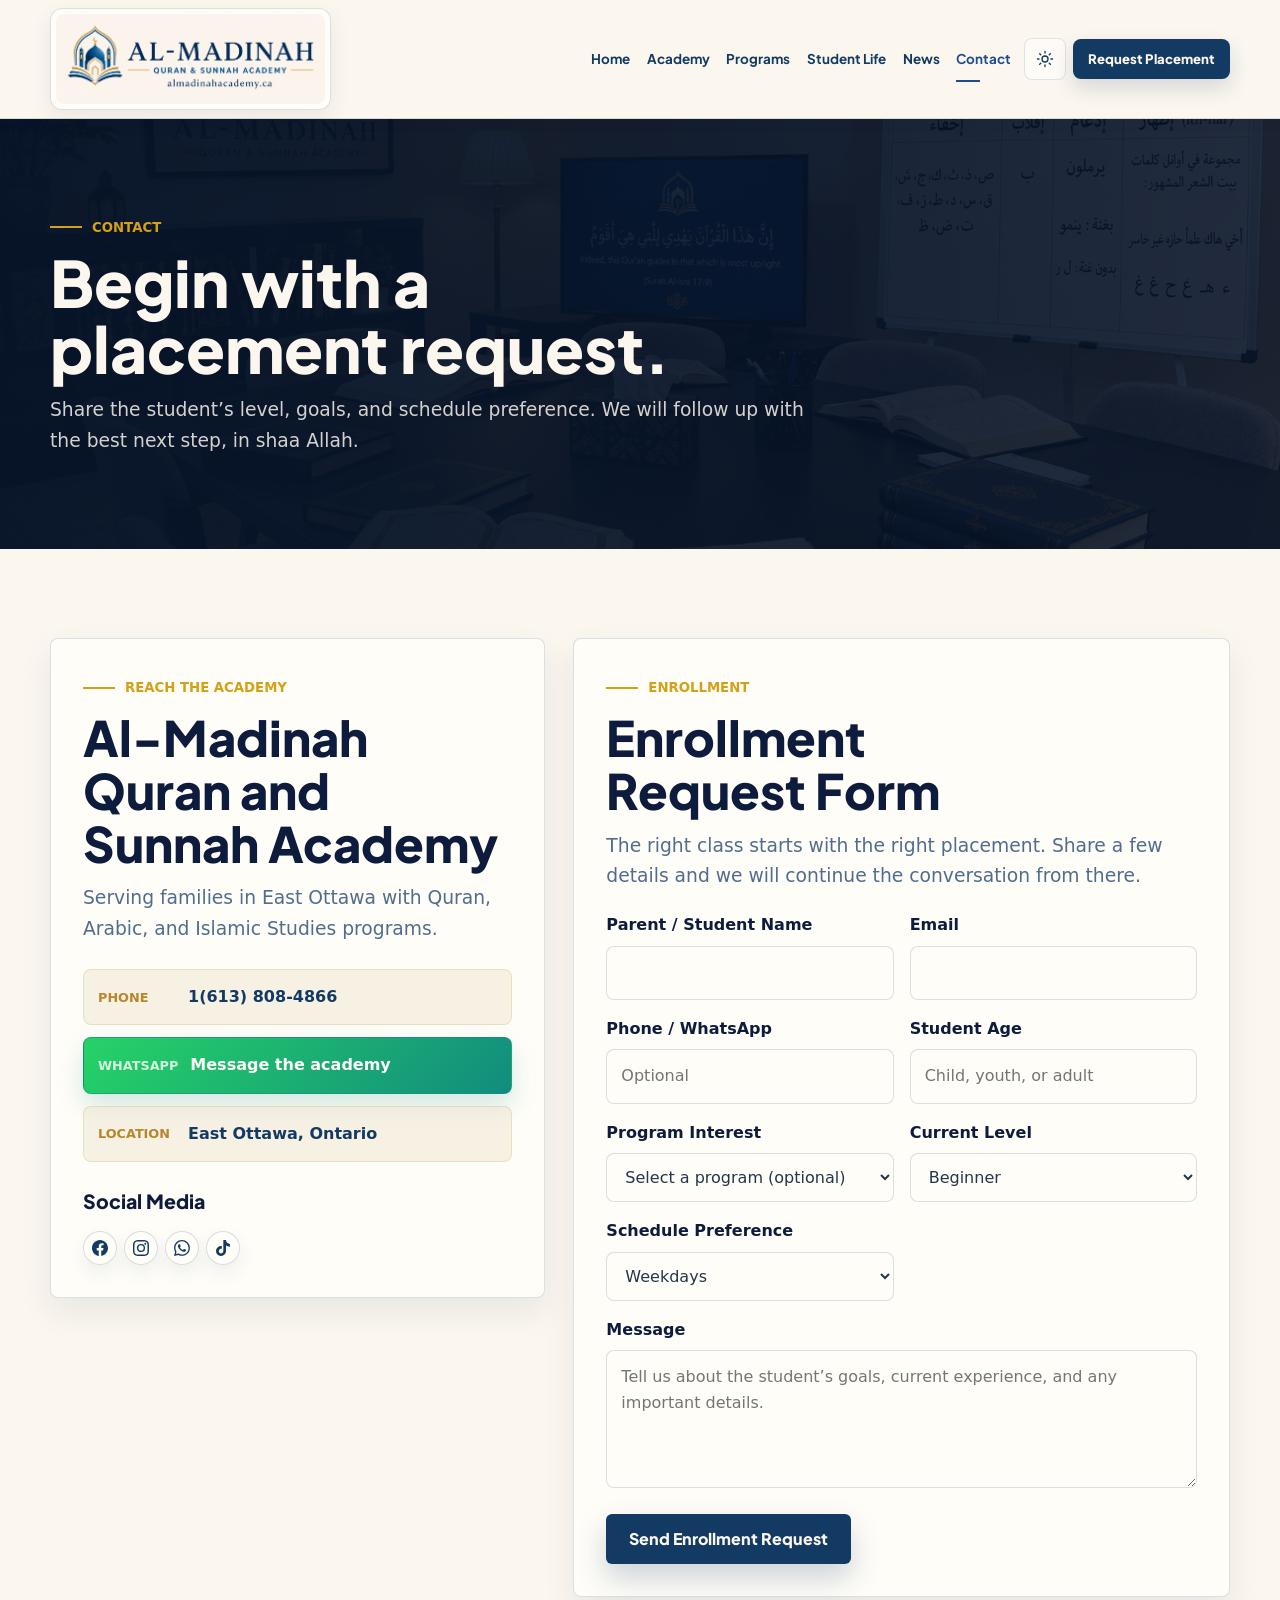
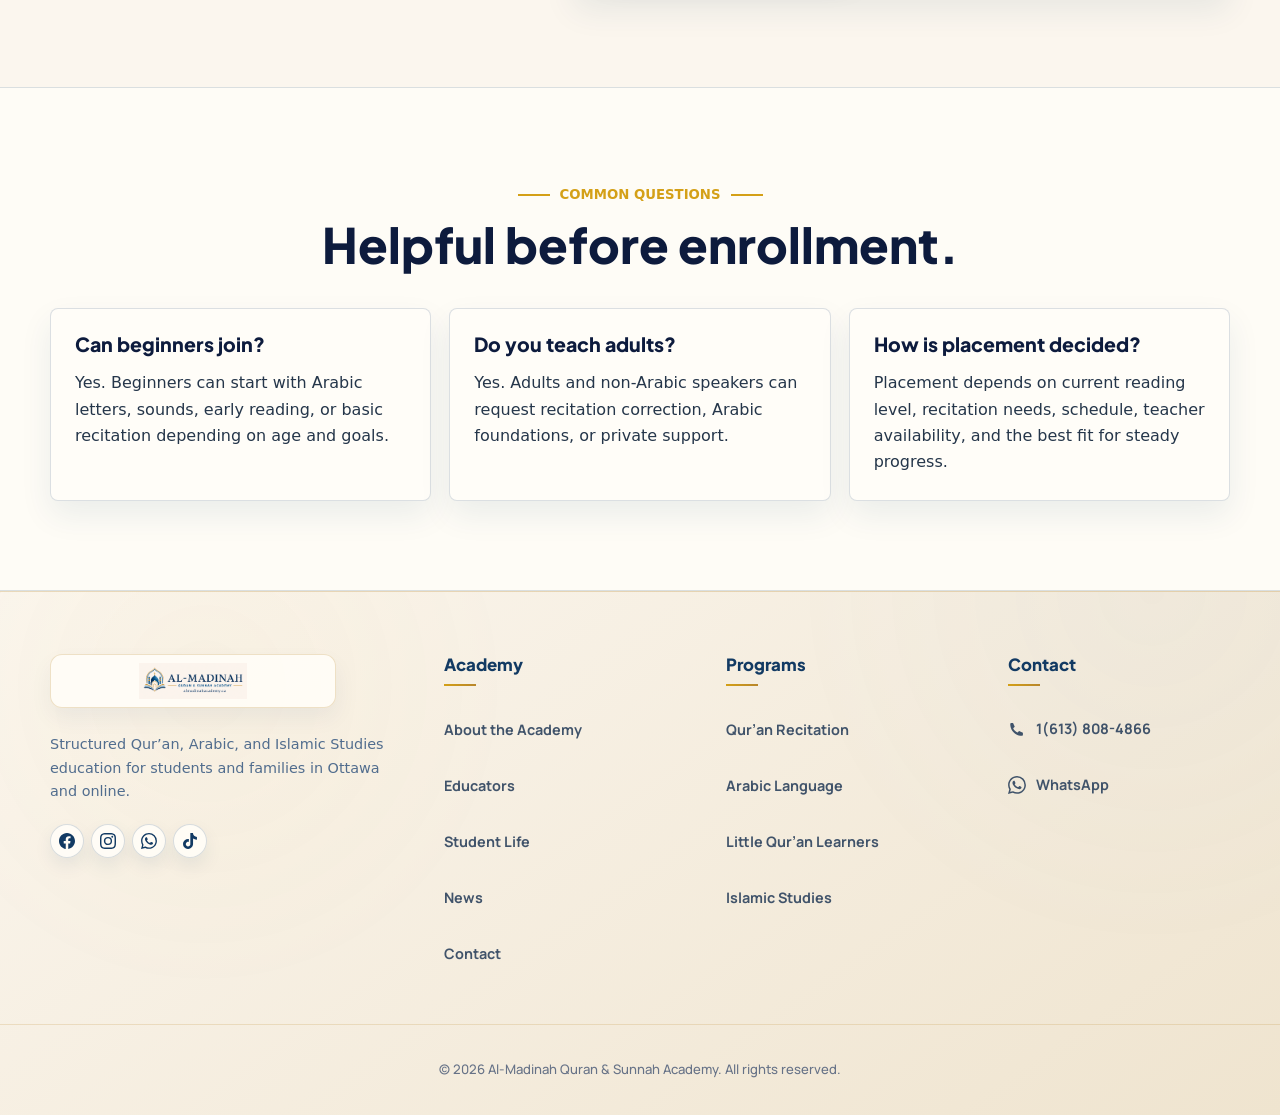
<file: contact.html>
<!doctype html>
<html lang="en">
<head>
  <meta charset="UTF-8">
  <meta name="viewport" content="width=device-width, initial-scale=1.0">
  <title>Contact & Enrollment | Al-Madinah Quran and Sunnah Academy</title>
  <meta name="description" content="Contact Al-Madinah Quran and Sunnah Academy and send an enrollment request for placement.">
  <link rel="icon" type="image/png" href="assets/logos/favicon.png">
  <link rel="preconnect" href="https://fonts.googleapis.com">
  <link rel="preconnect" href="https://fonts.gstatic.com" crossorigin>
  <link href="https://fonts.googleapis.com/css2?family=Amiri:wght@400;700&family=Manrope:wght@400;500;600;700;800&family=Plus+Jakarta+Sans:wght@500;600;700;800&display=swap" rel="stylesheet">
  <script src="assets/js/theme-init.js"></script>
  <link rel="stylesheet" href="assets/css/style.css">
  <link rel="stylesheet" href="assets/css/v4.css?v=20260913-2">
</head>
<body class="hybrid-v4 contact-v4" data-page="contact">

  <a class="skip-link" href="#main-content">Skip to content</a>
  <div id="site-header" data-include="partials/header.html"></div>
  <main id="main-content" tabindex="-1">

    <section class="page-hero" style="--page-image: url('../images/v4/homepage/hero-learning-room.webp')">
      <div class="container">
        <p class="eyebrow">Contact</p>
        <h1>Begin with a placement request.</h1>
        <p class="lead">Share the student’s level, goals, and schedule preference. We will follow up with the best next step, in shaa Allah.</p>
      </div>
    </section>

    <section class="section">
      <div class="container contact-grid">
        <aside class="contact-card reveal">
          <p class="eyebrow">Reach the Academy</p>
          <h2>Al-Madinah Quran and Sunnah Academy</h2>
          <p class="lead">Serving families in East Ottawa with Quran, Arabic, and Islamic Studies programs.</p>
          <div class="contact-methods">
            <a href="tel:+16138084866" data-phone-link><span>Phone</span> <strong data-phone-display>1(613) 808-4866</strong></a>
            <a href="https://wa.me/16138084866" data-social="whatsapp" target="_blank" rel="noopener noreferrer"><span>WhatsApp</span> Message the academy</a>
            <div><span>Location</span> East Ottawa, Ontario</div>
          </div>
          <h3 class="contact-subtitle">Social Media</h3>
          <div class="social-links" aria-label="Social media links">
            <a href="https://www.facebook.com/almadinahacademy.ca/" data-social="facebook" aria-label="Facebook" target="_blank" rel="noopener noreferrer"><svg class="brand-icon brand-icon-facebook" viewBox="0 0 16 16" aria-hidden="true" focusable="false"><path d="M16 8.049c0-4.446-3.582-8.05-8-8.05C3.58 0-.002 3.603-.002 8.05c0 4.017 2.926 7.347 6.75 7.951v-5.625h-2.03V8.05H6.75V6.275c0-2.017 1.195-3.131 3.022-3.131.876 0 1.791.157 1.791.157v1.98h-1.009c-.993 0-1.303.621-1.303 1.258v1.51h2.218l-.354 2.326H9.25V16c3.824-.604 6.75-3.934 6.75-7.951"/></svg></a>
            <a href="https://www.instagram.com/almadinahacademy.ca" data-social="instagram" aria-label="Instagram" target="_blank" rel="noopener noreferrer"><svg class="brand-icon brand-icon-instagram" viewBox="0 0 16 16" aria-hidden="true" focusable="false"><path d="M8 0C5.829 0 5.556.01 4.703.048 3.85.088 3.269.222 2.76.42a3.917 3.917 0 0 0-1.417.923A3.927 3.927 0 0 0 .42 2.76C.222 3.268.087 3.85.048 4.7.01 5.555 0 5.827 0 8.001c0 2.172.01 2.444.048 3.297.04.852.174 1.433.372 1.942.205.526.478.972.923 1.417.444.445.89.719 1.416.923.51.198 1.09.333 1.942.372C5.555 15.99 5.827 16 8 16s2.445-.01 3.298-.048c.851-.04 1.434-.174 1.943-.372a3.916 3.916 0 0 0 1.416-.923c.445-.445.718-.891.923-1.417.197-.509.332-1.09.372-1.942C15.99 10.445 16 10.173 16 8s-.01-2.445-.048-3.299c-.04-.851-.175-1.433-.372-1.941a3.926 3.926 0 0 0-.923-1.417A3.911 3.911 0 0 0 13.24.42c-.51-.198-1.092-.333-1.943-.372C10.443.01 10.172 0 7.998 0H8zm-.717 1.442h.718c2.136 0 2.389.007 3.232.046.78.035 1.204.166 1.486.275.373.145.64.318.92.598.28.28.453.546.598.92.11.281.24.705.275 1.485.039.843.047 1.096.047 3.231s-.008 2.389-.047 3.232c-.035.78-.166 1.203-.275 1.485a2.47 2.47 0 0 1-.598.919c-.28.28-.546.453-.92.598-.28.11-.704.24-1.485.276-.843.038-1.096.047-3.232.047s-2.39-.009-3.233-.047c-.78-.036-1.203-.166-1.485-.276a2.478 2.478 0 0 1-.92-.598 2.48 2.48 0 0 1-.6-.92c-.109-.281-.24-.705-.275-1.485-.038-.843-.046-1.096-.046-3.233s.008-2.388.046-3.231c.036-.78.166-1.204.276-1.486.145-.373.319-.64.599-.92.28-.28.546-.453.92-.598.282-.11.705-.24 1.485-.276.738-.034 1.024-.044 2.515-.045v.002zm4.988 1.328a.96.96 0 1 0 0 1.92.96.96 0 0 0 0-1.92zM8 3.892a4.109 4.109 0 1 0 0 8.217 4.109 4.109 0 0 0 0-8.217zm0 1.441a2.667 2.667 0 1 1 0 5.334A2.667 2.667 0 0 1 8 5.333"/></svg></a>
            <a href="https://wa.me/16138084866" data-social="whatsapp" aria-label="WhatsApp" target="_blank" rel="noopener noreferrer"><svg class="brand-icon brand-icon-whatsapp" viewBox="0 0 16 16" aria-hidden="true" focusable="false"><path d="M13.601 2.326A7.854 7.854 0 0 0 7.994 0C3.627 0 .068 3.558.064 7.926c0 1.399.366 2.76 1.057 3.965L0 16l4.204-1.102a7.933 7.933 0 0 0 3.79.965h.004c4.368 0 7.926-3.558 7.93-7.93a7.898 7.898 0 0 0-2.327-5.607zM7.994 14.521a6.573 6.573 0 0 1-3.356-.92l-.24-.144-2.494.654.666-2.433-.156-.251a6.56 6.56 0 0 1-1.007-3.505c0-3.626 2.957-6.584 6.591-6.584a6.56 6.56 0 0 1 4.66 1.931 6.557 6.557 0 0 1 1.928 4.66c-.004 3.639-2.961 6.592-6.592 6.592zm3.615-4.934c-.197-.099-1.17-.578-1.353-.646-.182-.065-.315-.099-.445.099-.133.197-.513.646-.627.775-.114.133-.232.148-.43.05-.197-.1-.836-.308-1.592-.985-.59-.525-.985-1.175-1.103-1.372-.114-.198-.011-.304.088-.403.087-.088.197-.232.296-.346.1-.114.133-.198.198-.33.065-.134.034-.248-.015-.347-.05-.099-.445-1.076-.612-1.47-.16-.389-.323-.335-.445-.34-.114-.007-.247-.007-.38-.007a.729.729 0 0 0-.529.247c-.182.198-.691.677-.691 1.654 0 .977.71 1.916.81 2.049.098.133 1.394 2.132 3.383 2.992.473.205.842.326 1.13.418.475.152.904.13 1.246.079.38-.058 1.171-.48 1.338-.943.164-.464.164-.86.114-.943-.049-.084-.182-.133-.38-.232z"/></svg></a>
            <a href="https://www.tiktok.com/@almadinah.quranacademy" data-social="tiktok" aria-label="TikTok" target="_blank" rel="noopener noreferrer"><svg class="brand-icon brand-icon-tiktok" viewBox="0 0 24 24" aria-hidden="true" focusable="false"><path d="M12.525.02c1.31-.02 2.61-.01 3.91-.02.08 1.53.63 3.09 1.75 4.17 1.12 1.11 2.7 1.62 4.24 1.79v4.03c-1.44-.05-2.89-.35-4.2-.97-.57-.26-1.1-.59-1.62-.93-.01 2.92.01 5.84-.02 8.75-.08 1.4-.54 2.79-1.35 3.94-1.31 1.92-3.58 3.17-5.91 3.21-1.43.08-2.86-.31-4.08-1.03-2.02-1.19-3.44-3.37-3.65-5.72-.03-.5-.04-1-.01-1.49.18-1.9 1.12-3.72 2.58-4.96 1.66-1.45 3.98-2.14 6.15-1.74.02 1.48-.04 2.96-.04 4.44-.99-.32-2.15-.23-3.02.37-.63.41-1.11 1.04-1.36 1.75-.21.51-.15 1.08-.14 1.62.24 1.64 1.82 3.02 3.5 2.87 1.11-.01 2.18-.66 2.76-1.6.19-.33.4-.67.41-1.06.1-1.79.06-3.57.07-5.36.01-4.03-.01-8.05.02-12.07z"/></svg></a>
          </div>
        </aside>

        <section class="form-card reveal">
          <p class="eyebrow">Enrollment</p>
          <h2>Enrollment Request Form</h2>
          <p class="lead">The right class starts with the right placement. Share a few details and we will continue the conversation from there.</p>
          <form action="contact.php" method="POST" name="enrollment-request" data-enrollment-form data-contact-form-name="Enrollment Request" novalidate>
            <input type="hidden" name="form-name" value="enrollment-request">
            <input type="hidden" name="_subject" value="New enrollment request - Al-Madinah Academy">
            <div class="form-field visually-hidden" aria-hidden="true"><label for="bot-field">Leave this field empty</label><input id="bot-field" name="bot-field" type="text" tabindex="-1" autocomplete="off"></div>
            <div class="form-grid">
              <div class="form-field"><label for="name">Parent / Student Name</label><input id="name" name="name" type="text" autocomplete="name" required data-required-message="Please enter a name."></div>
              <div class="form-field"><label for="email">Email</label><input id="email" name="email" type="email" autocomplete="email" required data-required-message="Please enter a valid email address."></div>
              <div class="form-field"><label for="phone">Phone / WhatsApp</label><input id="phone" name="phone" type="tel" autocomplete="tel" placeholder="Optional"></div>
              <div class="form-field"><label for="age">Student Age</label><input id="age" name="age" type="text" placeholder="Child, youth, or adult"></div>
              <div class="form-field"><label for="program">Program Interest</label><select id="program" name="program"><option value="">Select a program (optional)</option><option>Arabic Language</option><option>Quran Recitation</option><option>Little Quran Learners</option><option>Islamic Studies</option><option>Private / Small Group</option><option>Not sure yet</option></select></div>
              <div class="form-field"><label for="level">Current Level</label><select id="level" name="level"><option>Beginner</option><option>Can read Arabic slowly</option><option>Can read Quran but needs correction</option><option>Intermediate</option><option>Not sure</option></select></div>
              <div class="form-field"><label for="preference">Schedule Preference</label><select id="preference" name="preference"><option>Weekdays</option><option>Weekends</option><option>In-person</option><option>Online</option><option>Flexible</option></select></div>
              <div class="form-field full"><label for="message">Message</label><textarea id="message" name="message" required minlength="10" data-required-message="Please include a short message." placeholder="Tell us about the student’s goals, current experience, and any important details."></textarea></div>
            </div>
            <div class="form-status" role="status" aria-live="polite" data-form-status hidden></div>
            <button class="btn btn-primary" type="submit">Send Enrollment Request</button>
          </form>
        </section>
      </div>
    </section>

    <section class="section paper compact">
      <div class="container">
        <div class="section-heading center reveal">
          <p class="eyebrow">Common Questions</p>
          <h2>Helpful before enrollment.</h2>
        </div>
        <div class="faq-grid">
          <article class="faq-item reveal"><h3>Can beginners join?</h3><p>Yes. Beginners can start with Arabic letters, sounds, early reading, or basic recitation depending on age and goals.</p></article>
          <article class="faq-item reveal"><h3>Do you teach adults?</h3><p>Yes. Adults and non-Arabic speakers can request recitation correction, Arabic foundations, or private support.</p></article>
          <article class="faq-item reveal"><h3>How is placement decided?</h3><p>Placement depends on current reading level, recitation needs, schedule, teacher availability, and the best fit for steady progress.</p></article>
        </div>
      </div>
    </section>

  </main>
  <div id="site-footer" data-include="partials/footer.html"></div>
  <script src="assets/js/main.js?v=20260912-4"></script>
</body>
</html>
</file>
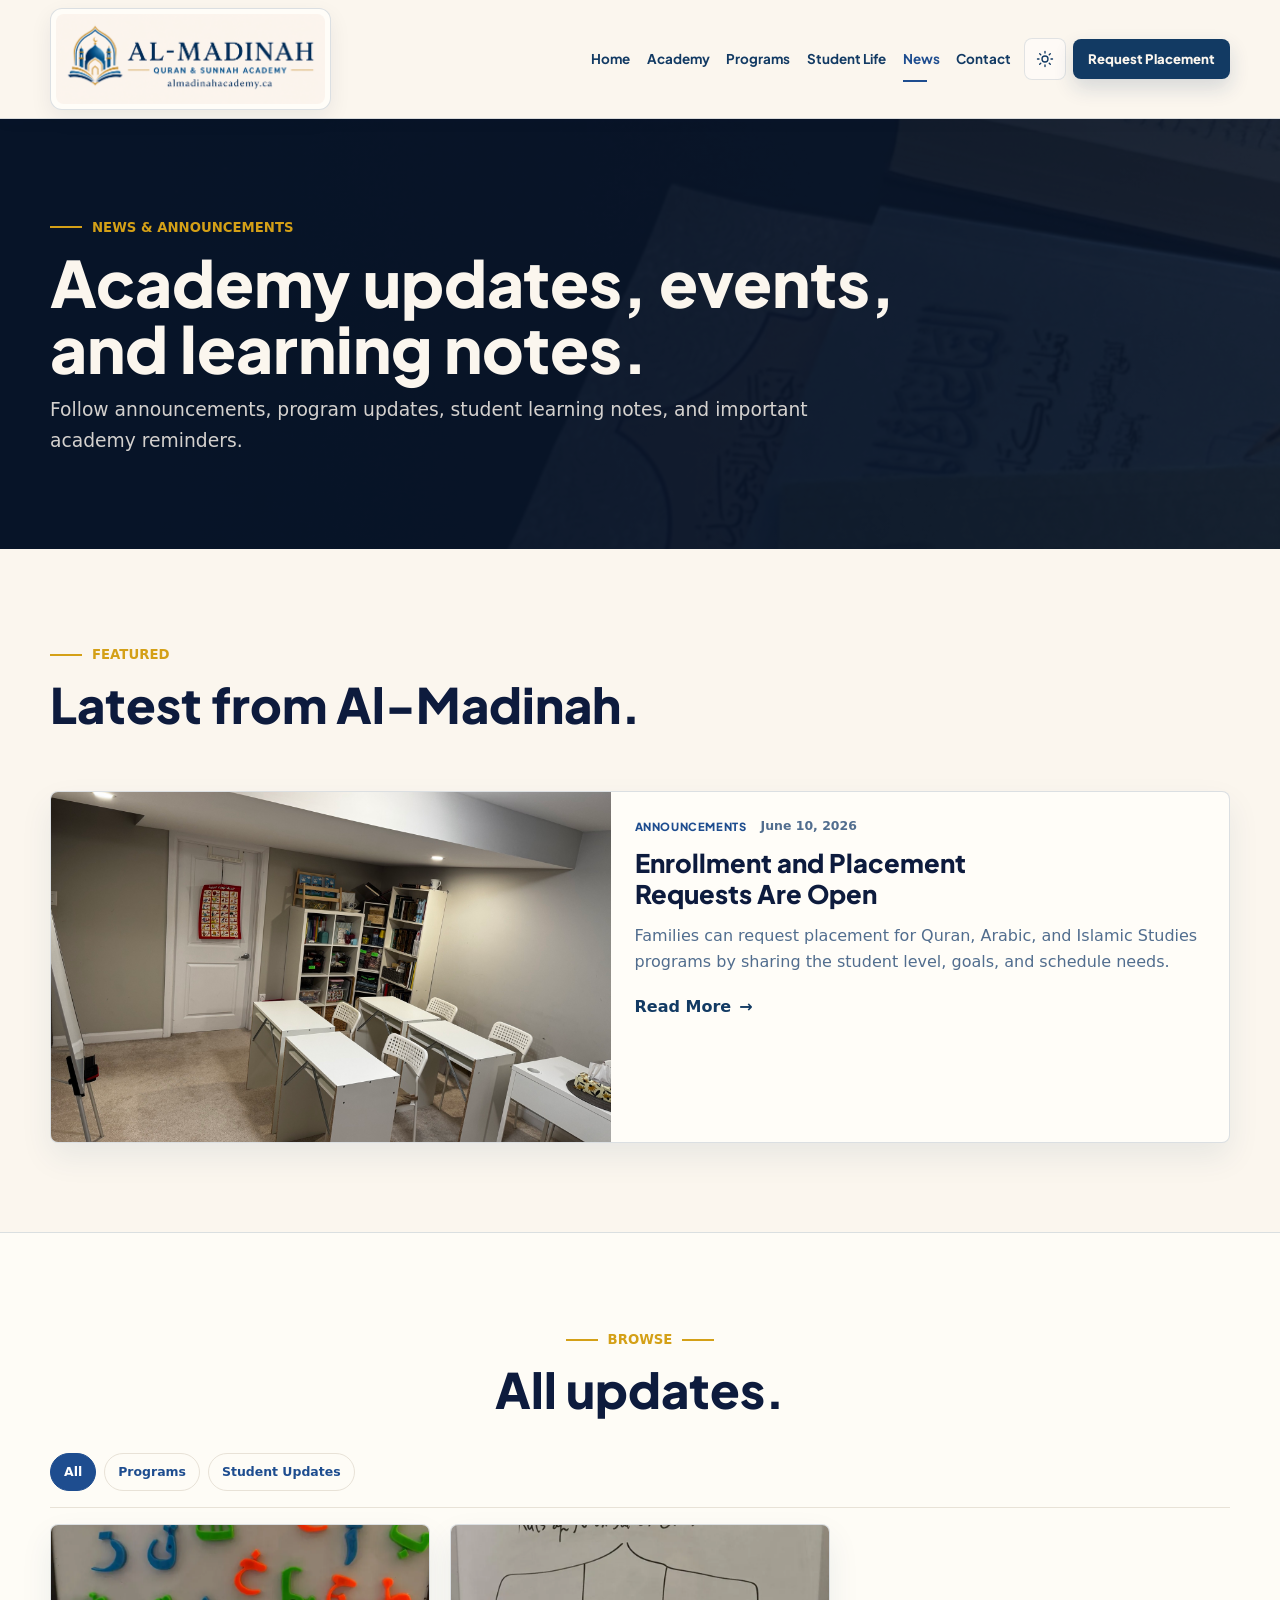
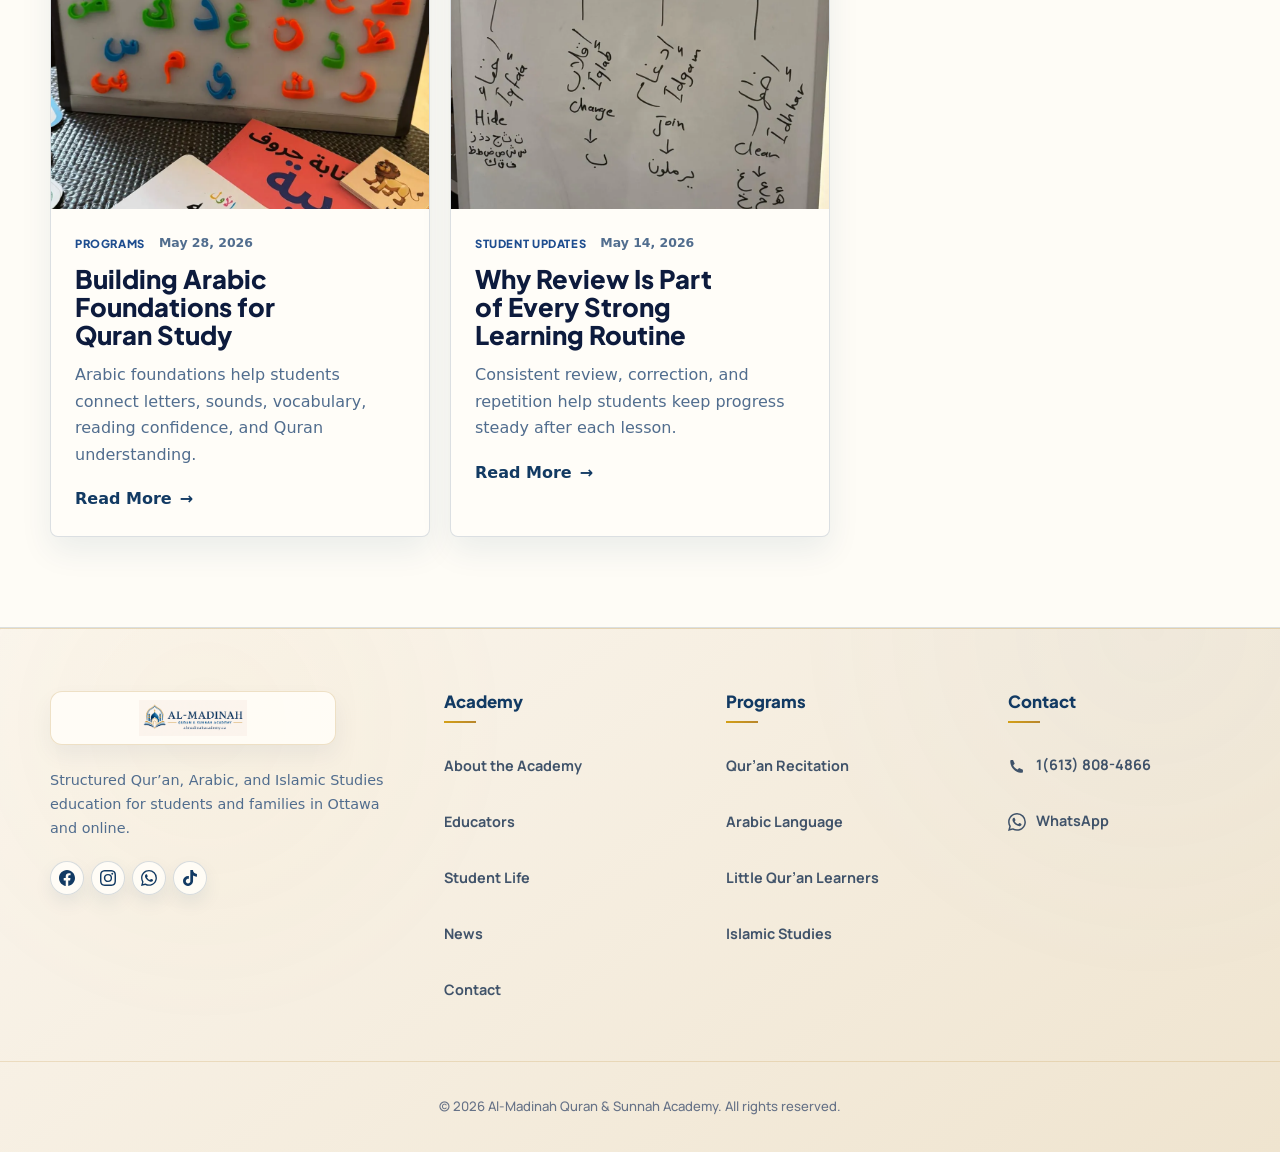
<file: news.html>
<!doctype html>
<html lang="en">
<head>
  <meta charset="UTF-8">
  <meta name="viewport" content="width=device-width, initial-scale=1.0">
  <title>News & Announcements | Al-Madinah Quran and Sunnah Academy</title>
  <meta name="description" content="Read Al-Madinah Quran and Sunnah Academy news, announcements, events, program updates, and student learning notes.">
  <link rel="icon" type="image/png" href="assets/logos/favicon.png">
  <link rel="preconnect" href="https://fonts.googleapis.com">
  <link rel="preconnect" href="https://fonts.gstatic.com" crossorigin>
  <link href="https://fonts.googleapis.com/css2?family=Amiri:wght@400;700&family=Manrope:wght@400;500;600;700;800&family=Plus+Jakarta+Sans:wght@500;600;700;800&display=swap" rel="stylesheet">
  <script src="assets/js/theme-init.js"></script>
  <link rel="stylesheet" href="assets/css/style.css">
  <link rel="stylesheet" href="assets/css/v4.css?v=20260913-2">
</head>
<body class="hybrid-v4 news-v4" data-page="news">

  <a class="skip-link" href="#main-content">Skip to content</a>
  <div id="site-header" data-include="partials/header.html"></div>
  <main id="main-content" tabindex="-1">

    <section class="page-hero" style="--page-image: url('../images/v4/books.jpg'); --page-position: center 52%">
      <div class="container">
        <p class="eyebrow">News & Announcements</p>
        <h1>Academy updates, events, and learning notes.</h1>
        <p class="lead">Follow announcements, program updates, student learning notes, and important academy reminders.</p>
      </div>
    </section>

    <section class="section">
      <div class="container posts-layout">
        <div class="section-heading reveal">
          <p class="eyebrow">Featured</p>
          <h2>Latest from Al-Madinah.</h2>
        </div>
        <div data-featured-post></div>
      </div>
    </section>

    <section class="section paper compact">
      <div class="container">
        <div class="section-heading center reveal">
          <p class="eyebrow">Browse</p>
          <h2>All updates.</h2>
        </div>
        <div class="post-filters" data-post-filters aria-label="Filter posts by category"></div>
        <div class="post-grid" data-posts-list></div>
        <div class="empty-state" data-posts-empty hidden>
          <h3>No posts found.</h3>
          <p>Try another category or check back soon for new academy updates.</p>
        </div>
      </div>
    </section>

  </main>
  <div id="site-footer" data-include="partials/footer.html"></div>
  <script src="assets/js/main.js?v=20260912-4"></script>
  <script src="assets/js/posts.js?v=4"></script>
</body>
</html>
</file>
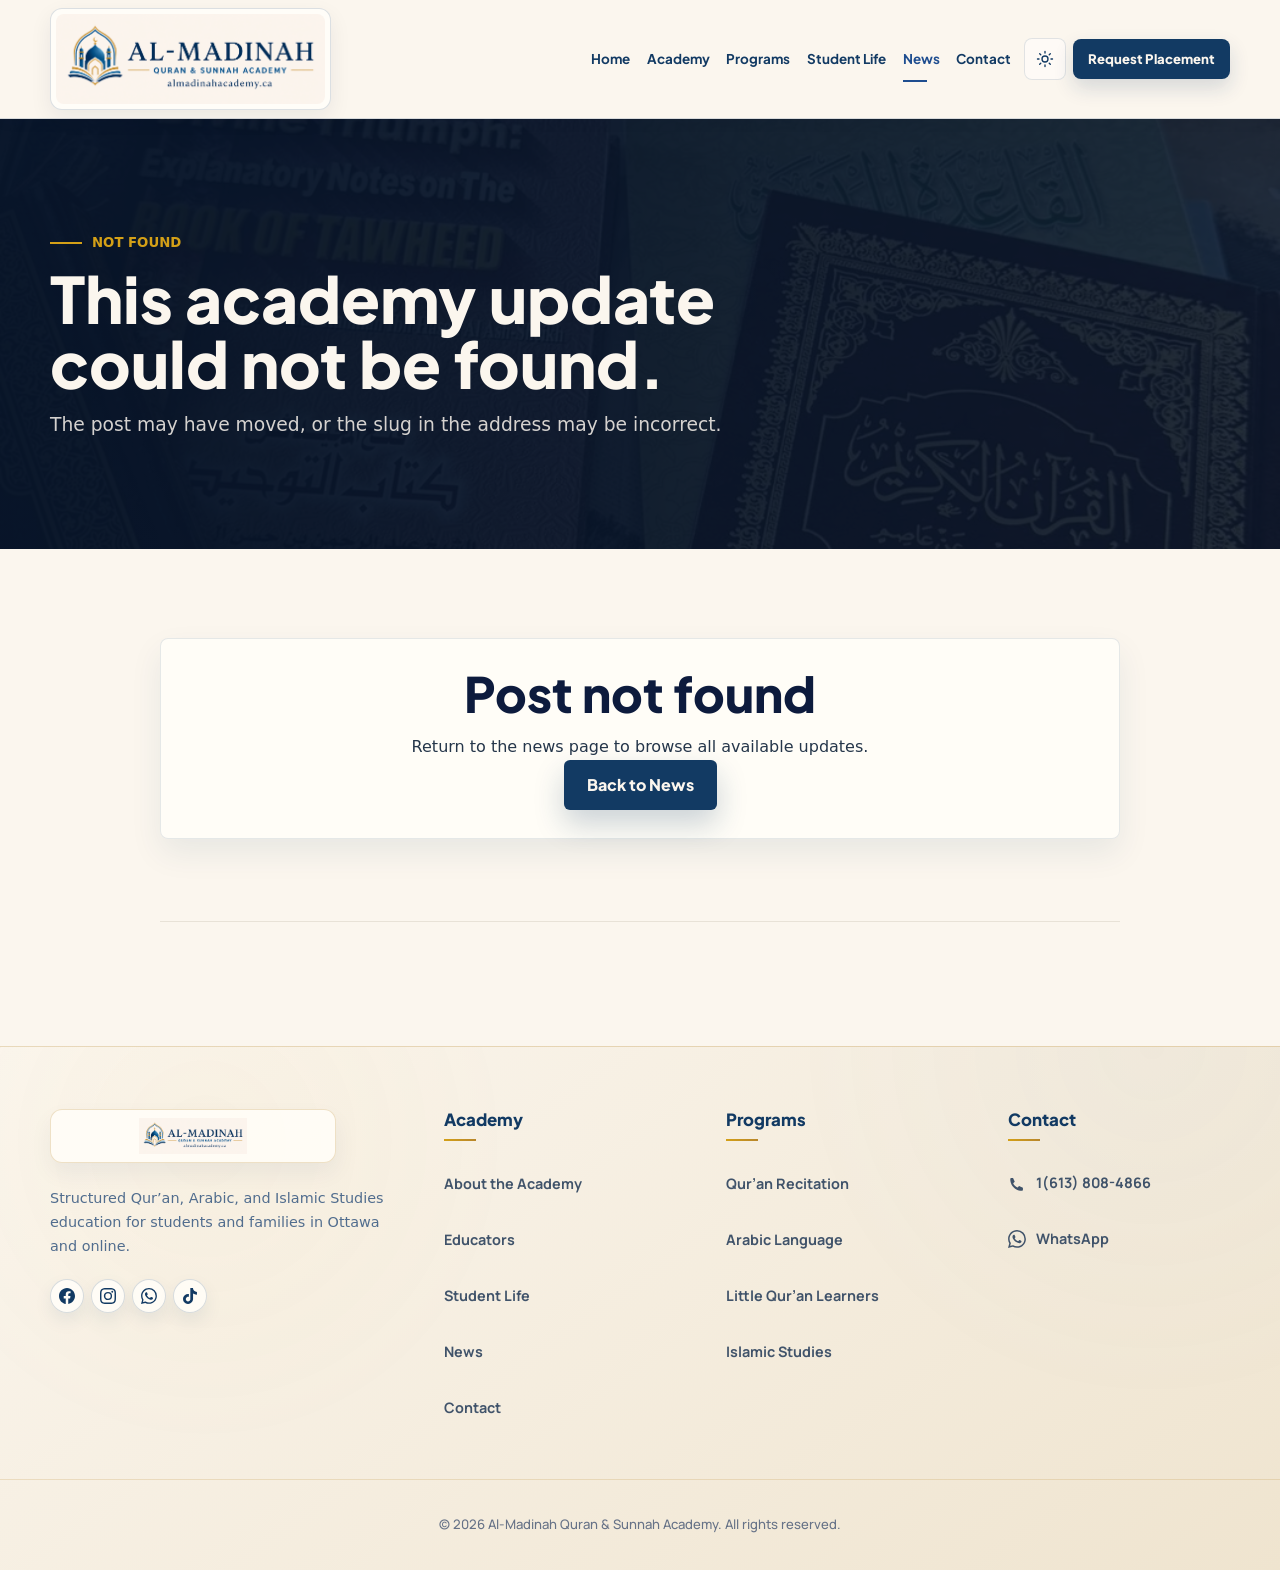
<file: post.html>
<!doctype html>
<html lang="en">
<head>
  <meta charset="UTF-8">
  <meta name="viewport" content="width=device-width, initial-scale=1.0">
  <title>Academy Post | Al-Madinah Quran and Sunnah Academy</title>
  <meta name="description" content="Read an Al-Madinah Quran and Sunnah Academy update, announcement, event, or article.">
  <link rel="icon" type="image/png" href="assets/logos/favicon.png">
  <link rel="preconnect" href="https://fonts.googleapis.com">
  <link rel="preconnect" href="https://fonts.gstatic.com" crossorigin>
  <link href="https://fonts.googleapis.com/css2?family=Amiri:wght@400;700&family=Manrope:wght@400;500;600;700;800&family=Plus+Jakarta+Sans:wght@500;600;700;800&display=swap" rel="stylesheet">
  <script src="assets/js/theme-init.js"></script>
  <link rel="stylesheet" href="assets/css/style.css">
  <link rel="stylesheet" href="assets/css/v4.css?v=20260913-2">
</head>
<body class="hybrid-v4 news-v4" data-page="news">

  <a class="skip-link" href="#main-content">Skip to content</a>
  <div id="site-header" data-include="partials/header.html"></div>
  <main id="main-content" tabindex="-1">

    <section class="page-hero post-detail-hero" style="--page-image: url('../images/v4/books-dessert.webp')" data-post-hero>
      <div class="container">
        <p class="eyebrow" data-post-category>Academy Update</p>
        <h1 data-post-title>Loading academy update...</h1>
        <p class="lead" data-post-excerpt>Please wait while the post loads.</p>
      </div>
    </section>

    <section class="section">
      <div class="container post-detail-wrap">
        <article class="post-detail" data-post-detail></article>
        <aside class="related-posts" data-related-posts></aside>
      </div>
    </section>

  </main>
  <div id="site-footer" data-include="partials/footer.html"></div>
  <script src="assets/js/main.js?v=20260912-4"></script>
  <script src="assets/js/posts.js?v=4"></script>
</body>
</html>
</file>
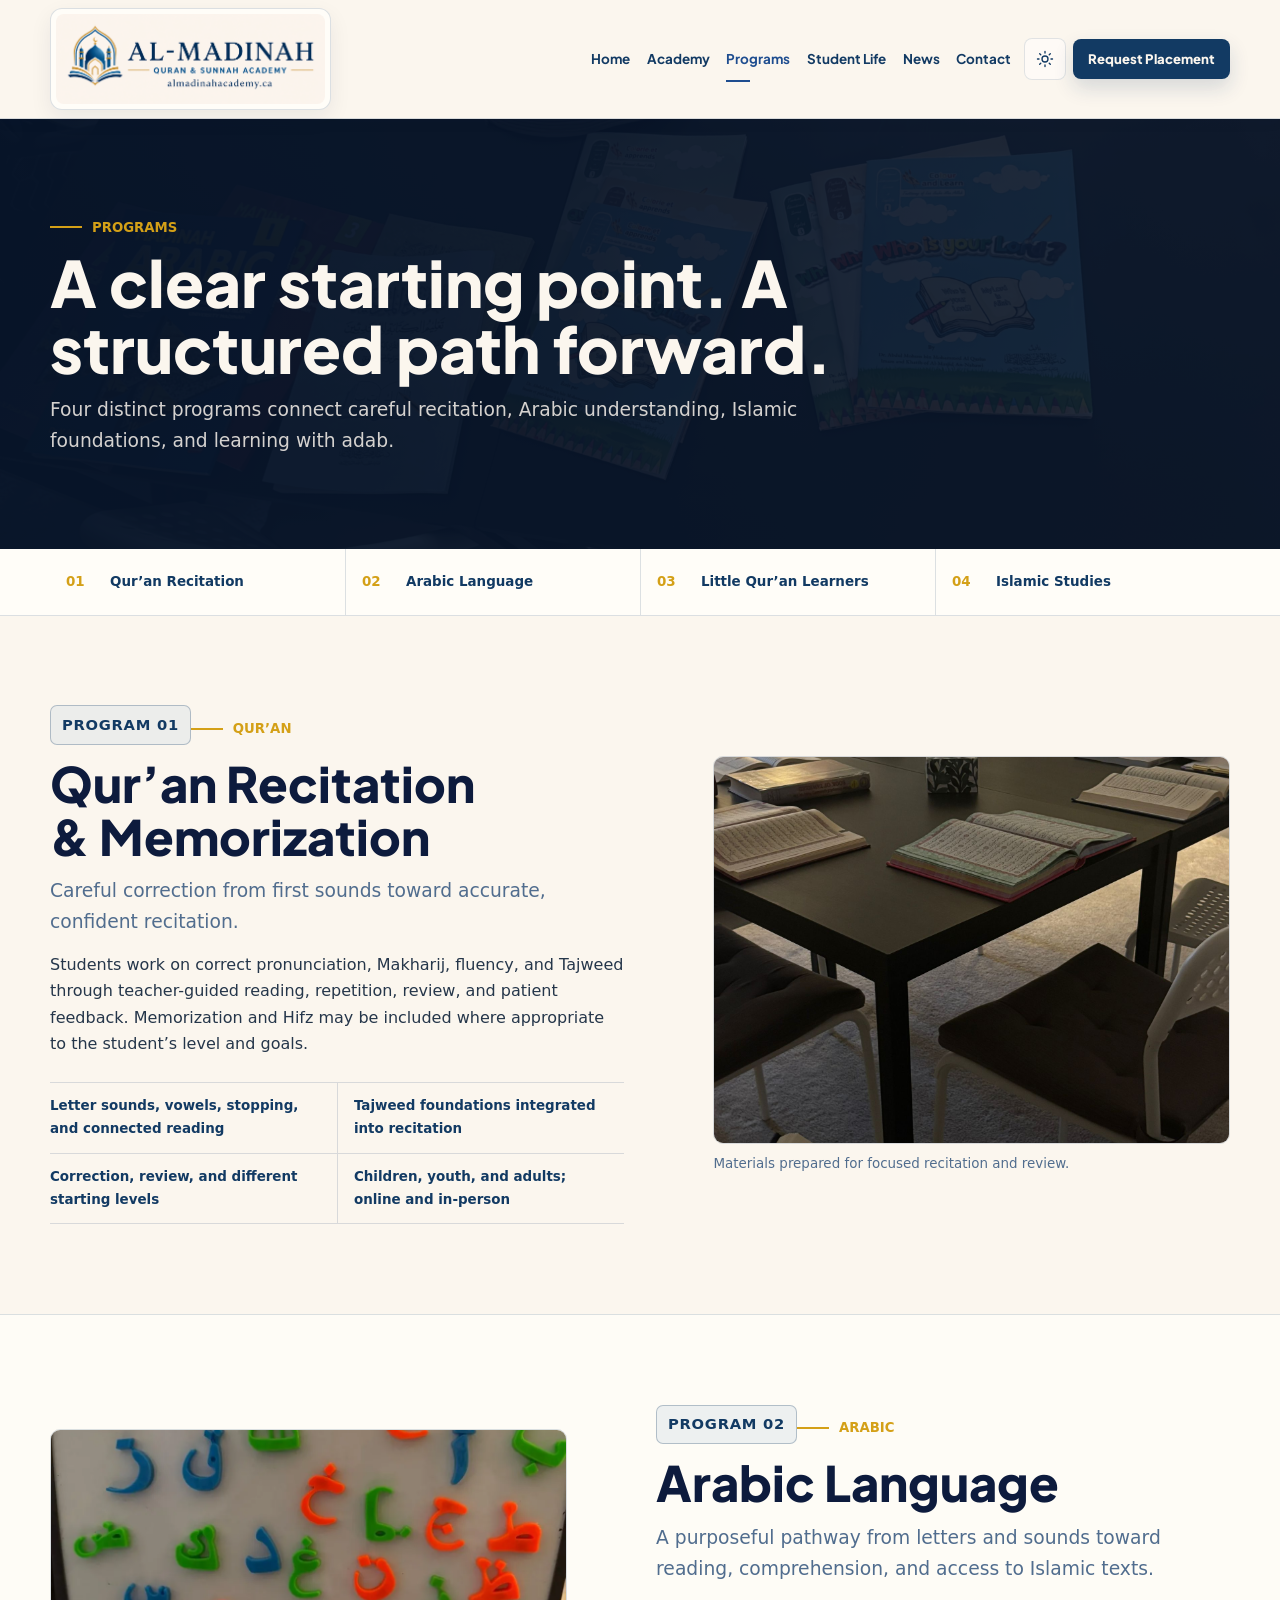
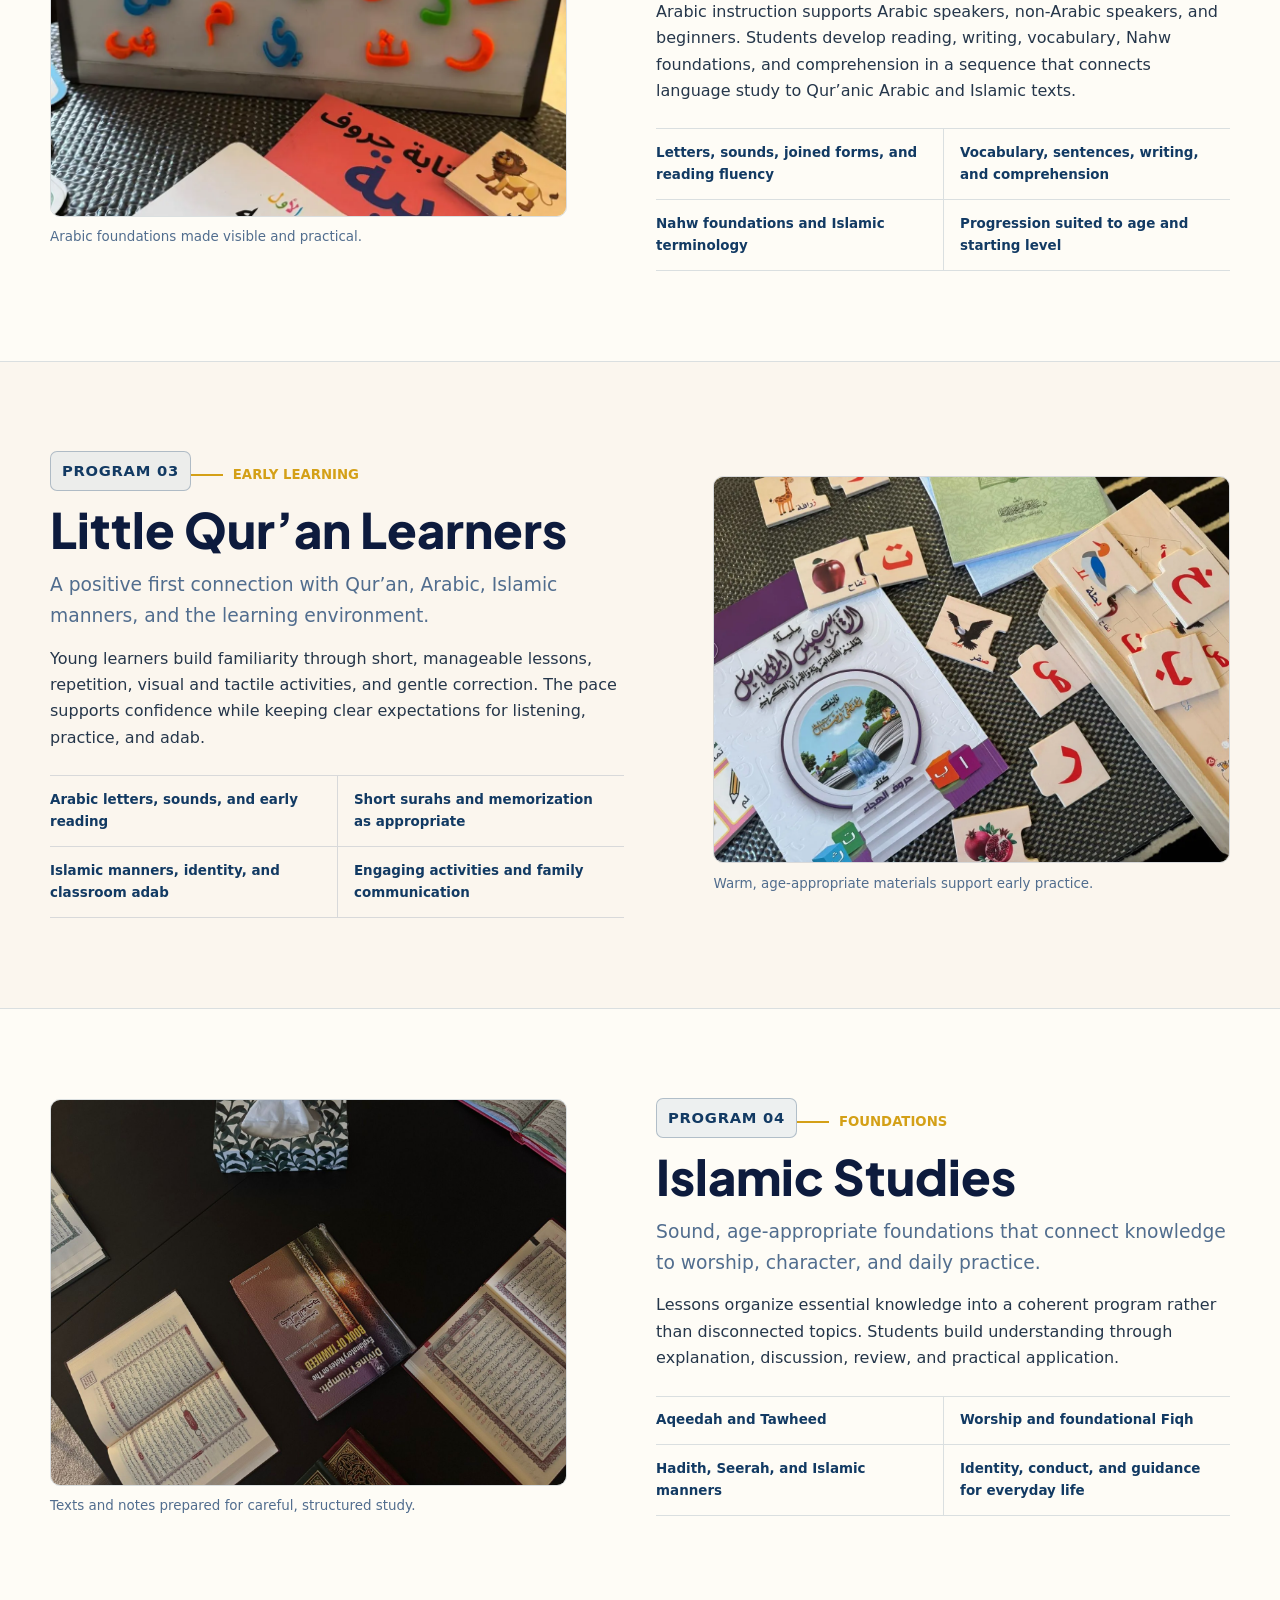
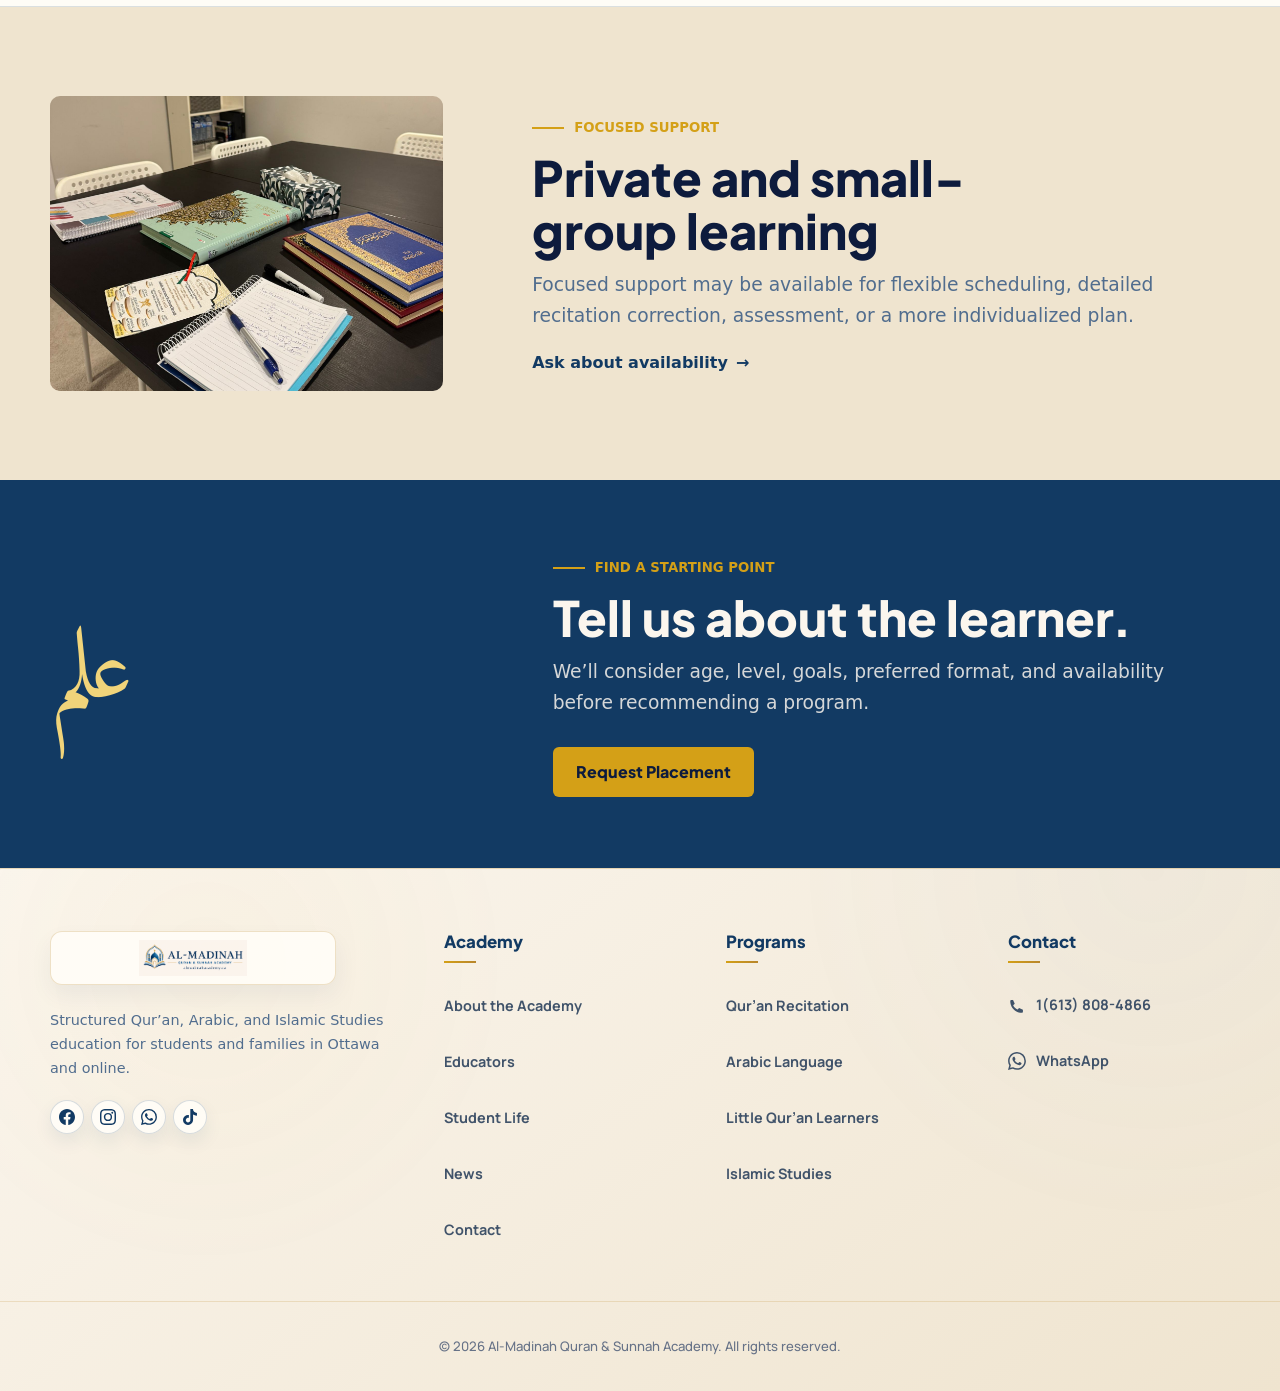
<file: programs.html>
<!doctype html>
<html lang="en">
<head>
  <meta charset="UTF-8"><meta name="viewport" content="width=device-width, initial-scale=1.0">
  <title>Programs | Al-Madinah Quran and Sunnah Academy</title>
  <meta name="description" content="Explore structured Qur’an recitation, Arabic language, Little Qur’an Learners, and Islamic Studies programs in Ottawa and online.">
  <link rel="icon" type="image/png" href="assets/logos/favicon.png"><link rel="preconnect" href="https://fonts.googleapis.com"><link rel="preconnect" href="https://fonts.gstatic.com" crossorigin><link href="https://fonts.googleapis.com/css2?family=Amiri:wght@400;700&amp;family=Manrope:wght@400;500;600;700;800&amp;family=Plus+Jakarta+Sans:wght@500;600;700;800&amp;display=swap" rel="stylesheet">
  <script src="assets/js/theme-init.js"></script><link rel="stylesheet" href="assets/css/style.css"><link rel="stylesheet" href="assets/css/v4.css?v=20260913-2">
</head>
<body class="hybrid-v4 programs-v4" data-page="programs">
  <a class="skip-link" href="#main-content">Skip to content</a><div id="site-header" data-include="partials/header.html"></div>
  <main id="main-content" tabindex="-1">
    <section class="page-hero" style="--page-image: url('../images/v4/homepage/arabic-islamic-books.jpg'); --page-position: center 56%"><div class="container"><p class="eyebrow">Programs</p><h1>A clear starting point. A structured path forward.</h1><p class="lead">Four distinct programs connect careful recitation, Arabic understanding, Islamic foundations, and learning with adab.</p></div></section>

    <nav class="v4-program-directory" aria-label="Program sections"><div class="container"><a href="#recitation"><span>01</span>Qur’an Recitation</a><a href="#arabic"><span>02</span>Arabic Language</a><a href="#kids"><span>03</span>Little Qur’an Learners</a><a href="#islamic-studies"><span>04</span>Islamic Studies</a></div></nav>

    <section class="section v4-program-feature" id="recitation" aria-labelledby="recitation-title"><div class="container v4-feature-layout"><div class="v4-feature-copy"><p class="v4-program-number">Program 01</p><p class="eyebrow">Qur’an</p><h2 id="recitation-title">Qur’an Recitation &amp; Memorization</h2><p class="lead">Careful correction from first sounds toward accurate, confident recitation.</p><p>Students work on correct pronunciation, Makharij, fluency, and Tajweed through teacher-guided reading, repetition, review, and patient feedback. Memorization and Hifz may be included where appropriate to the student’s level and goals.</p><ul class="v4-detail-list"><li>Letter sounds, vowels, stopping, and connected reading</li><li>Tajweed foundations integrated into recitation</li><li>Correction, review, and different starting levels</li><li>Children, youth, and adults; online and in-person</li></ul></div><figure><img src="assets/images/v4/programs/quran-class.jpg" alt="Qur’an, notebooks, and lesson materials prepared for recitation study" width="1536" height="2048" loading="lazy" decoding="async"><figcaption>Materials prepared for focused recitation and review.</figcaption></figure></div></section>

    <section class="section paper v4-program-feature" id="arabic" aria-labelledby="arabic-title"><div class="container v4-feature-layout v4-feature-reverse"><div class="v4-feature-copy"><p class="v4-program-number">Program 02</p><p class="eyebrow">Arabic</p><h2 id="arabic-title">Arabic Language</h2><p class="lead">A purposeful pathway from letters and sounds toward reading, comprehension, and access to Islamic texts.</p><p>Arabic instruction supports Arabic speakers, non-Arabic speakers, and beginners. Students develop reading, writing, vocabulary, Nahw foundations, and comprehension in a sequence that connects language study to Qur’anic Arabic and Islamic texts.</p><ul class="v4-detail-list"><li>Letters, sounds, joined forms, and reading fluency</li><li>Vocabulary, sentences, writing, and comprehension</li><li>Nahw foundations and Islamic terminology</li><li>Progression suited to age and starting level</li></ul></div><figure><img src="assets/images/v4/programs/arabic-magnets.webp" alt="Arabic letter magnets and beginner reading materials prepared for language practice" width="1050" height="1400" loading="lazy" decoding="async"><figcaption>Arabic foundations made visible and practical.</figcaption></figure></div></section>

    <section class="section v4-program-feature" id="kids" aria-labelledby="kids-title"><div class="container v4-feature-layout"><div class="v4-feature-copy"><p class="v4-program-number">Program 03</p><p class="eyebrow">Early Learning</p><h2 id="kids-title">Little Qur’an Learners</h2><p class="lead">A positive first connection with Qur’an, Arabic, Islamic manners, and the learning environment.</p><p>Young learners build familiarity through short, manageable lessons, repetition, visual and tactile activities, and gentle correction. The pace supports confidence while keeping clear expectations for listening, practice, and adab.</p><ul class="v4-detail-list"><li>Arabic letters, sounds, and early reading</li><li>Short surahs and memorization as appropriate</li><li>Islamic manners, identity, and classroom adab</li><li>Engaging activities and family communication</li></ul></div><figure class="v4-feature-wide"><img src="assets/images/v4/programs/arabic-puzzle.webp" alt="Arabic letter puzzles and children’s books arranged for an early-learning lesson" width="1400" height="1050" loading="lazy" decoding="async"><figcaption>Warm, age-appropriate materials support early practice.</figcaption></figure></div></section>

    <section class="section paper v4-program-feature" id="islamic-studies" aria-labelledby="islamic-title"><div class="container v4-feature-layout v4-feature-reverse"><div class="v4-feature-copy"><p class="v4-program-number">Program 04</p><p class="eyebrow">Foundations</p><h2 id="islamic-title">Islamic Studies</h2><p class="lead">Sound, age-appropriate foundations that connect knowledge to worship, character, and daily practice.</p><p>Lessons organize essential knowledge into a coherent program rather than disconnected topics. Students build understanding through explanation, discussion, review, and practical application.</p><ul class="v4-detail-list"><li>Aqeedah and Tawheed</li><li>Worship and foundational Fiqh</li><li>Hadith, Seerah, and Islamic manners</li><li>Identity, conduct, and guidance for everyday life</li></ul></div><figure><img src="assets/images/v4/programs/quran-tafseer-class.jpg" alt="Qur’an and Islamic texts arranged for guided study" width="1536" height="2048" loading="lazy" decoding="async"><figcaption>Texts and notes prepared for careful, structured study.</figcaption></figure></div></section>

    <section class="section v4-private" aria-labelledby="private-title"><div class="container v4-private-layout"><figure><img src="assets/images/v4/programs/private-class01.jpg" alt="A quiet table prepared for focused private instruction" width="1536" height="2048" loading="lazy" decoding="async"></figure><div><p class="eyebrow">Focused Support</p><h2 id="private-title">Private and small-group learning</h2><p class="lead">Focused support may be available for flexible scheduling, detailed recitation correction, assessment, or a more individualized plan.</p><a class="btn-link" href="contact.html">Ask about availability</a></div></div></section>

    <section class="section quote-band compact v4-final-cta" aria-labelledby="programs-cta"><div class="container quote-inner"><div class="quote-mark" aria-hidden="true">علم</div><div><p class="eyebrow">Find a Starting Point</p><h2 id="programs-cta">Tell us about the learner.</h2><p class="lead">We’ll consider age, level, goals, preferred format, and availability before recommending a program.</p><div class="button-row"><a class="btn btn-gold" href="contact.html">Request Placement</a></div></div></div></section>
  </main>
  <div id="site-footer" data-include="partials/footer.html"></div><script src="assets/js/main.js?v=20260912-4"></script>
</body></html>
</file>
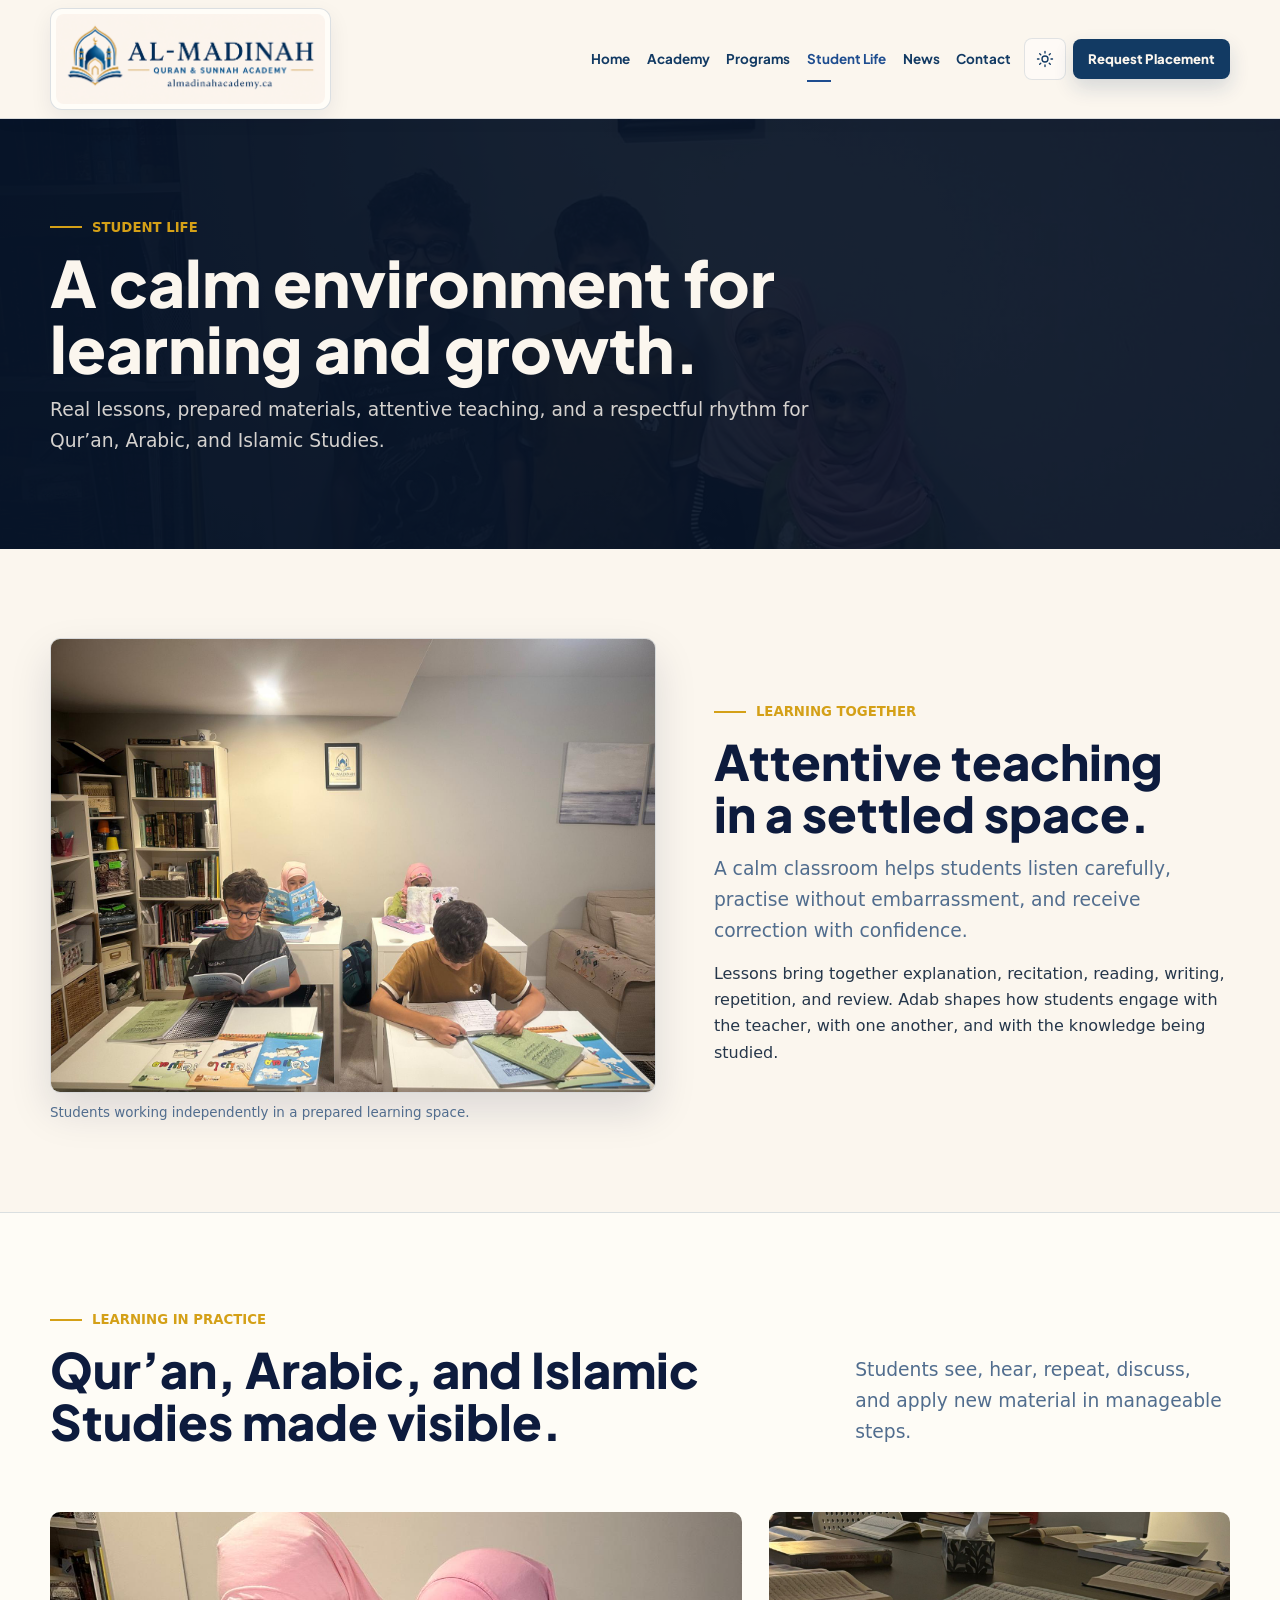
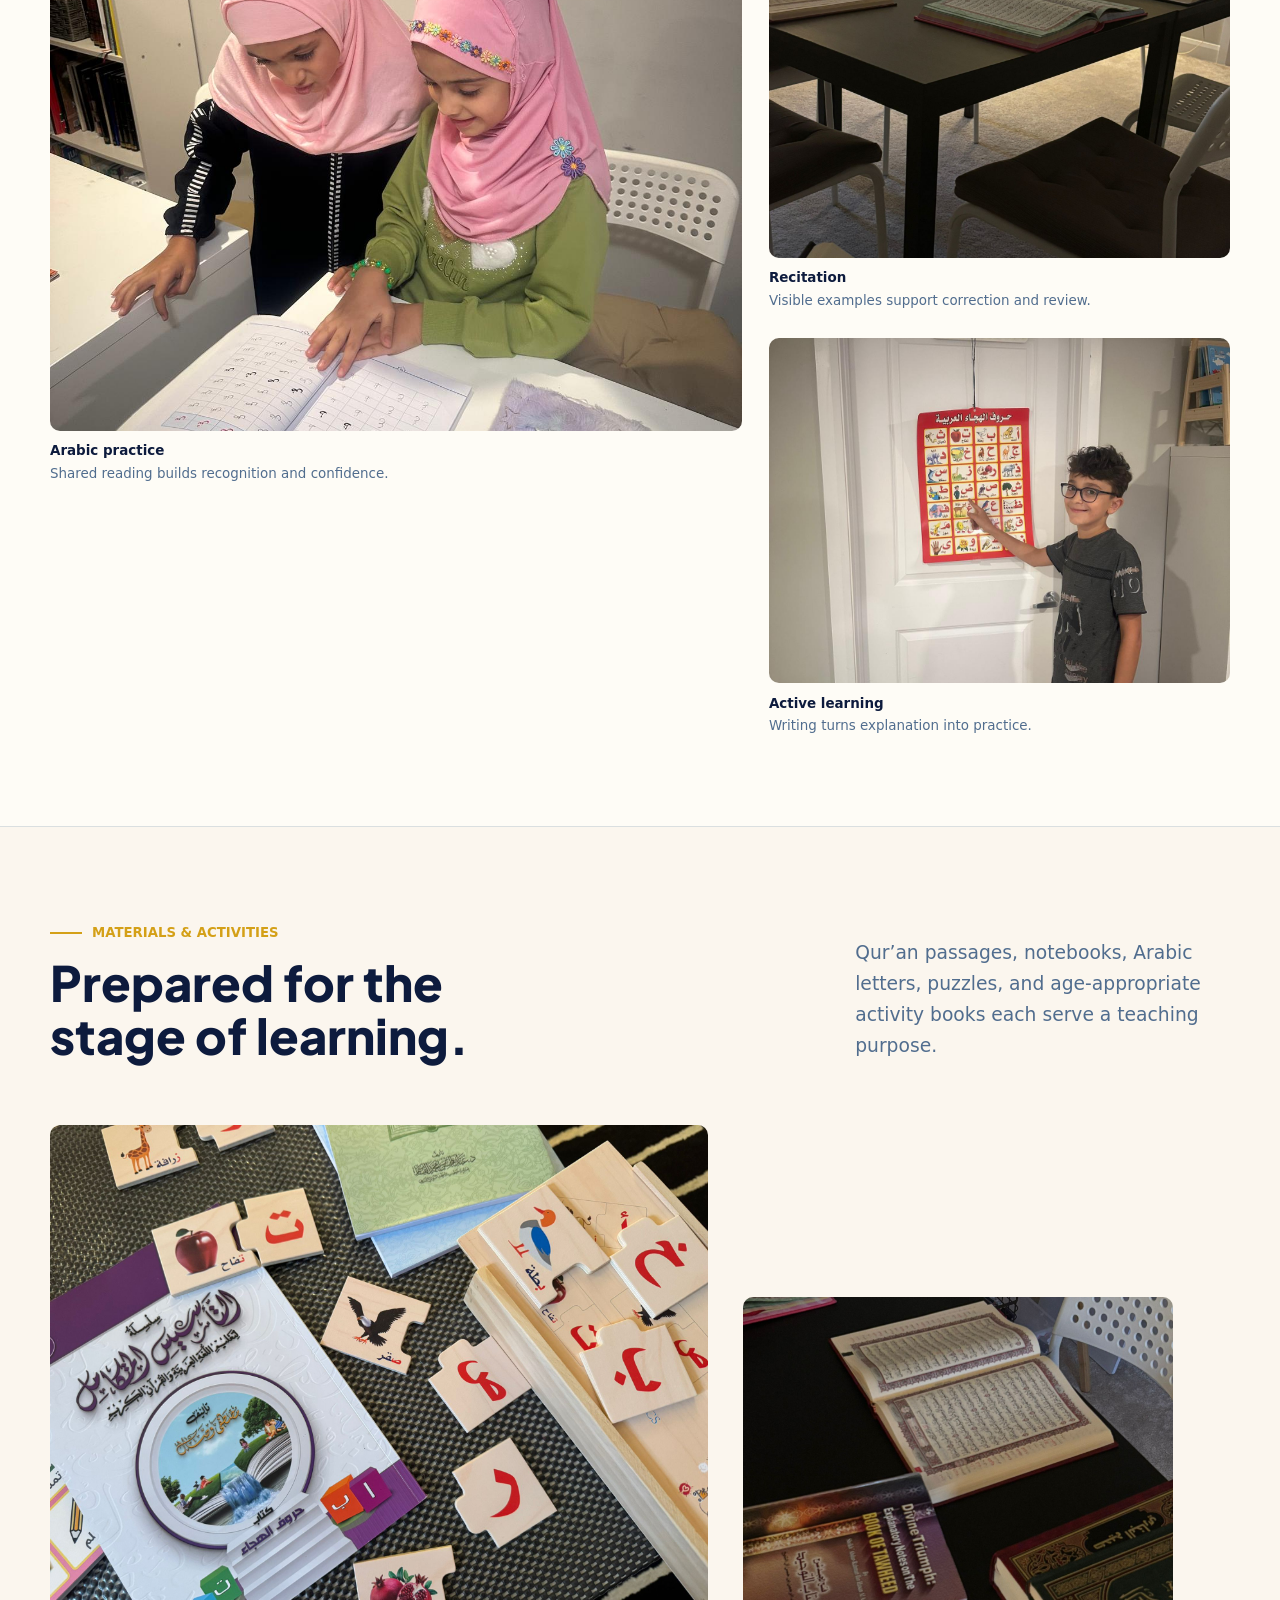
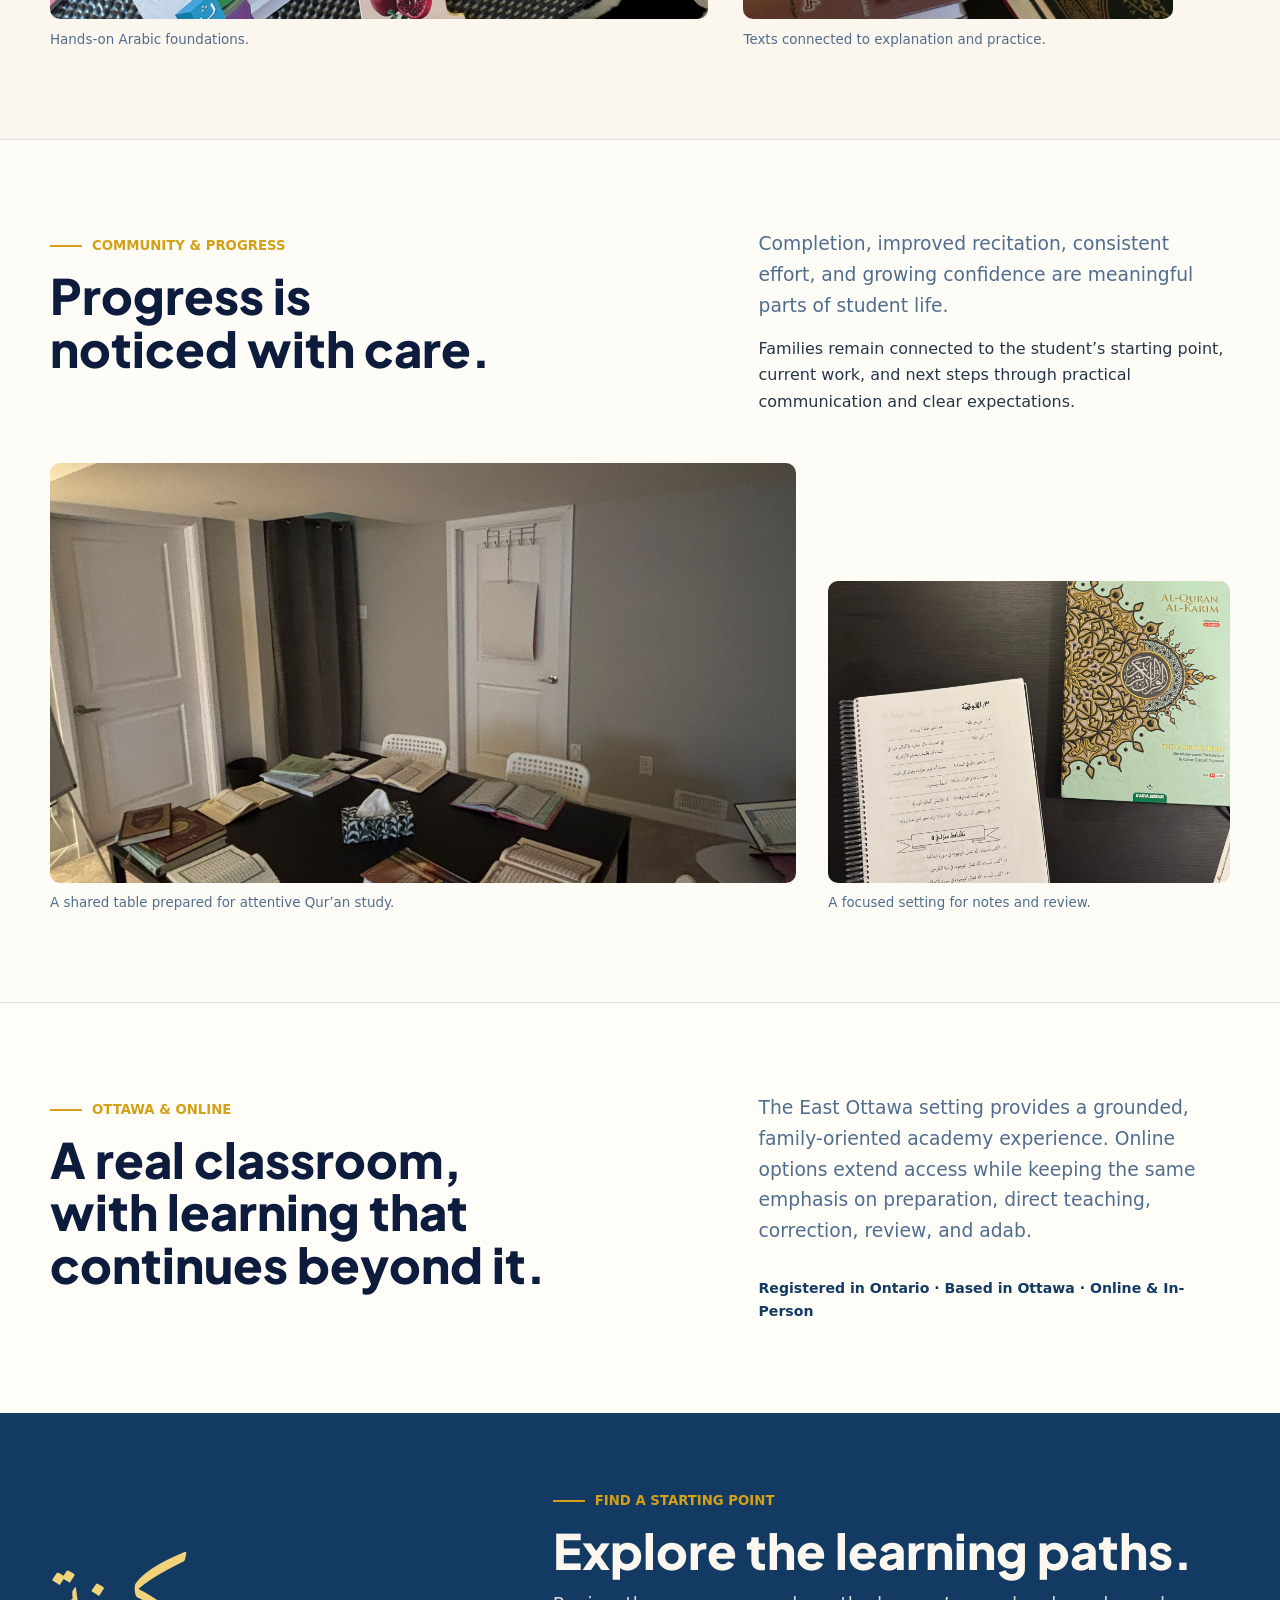
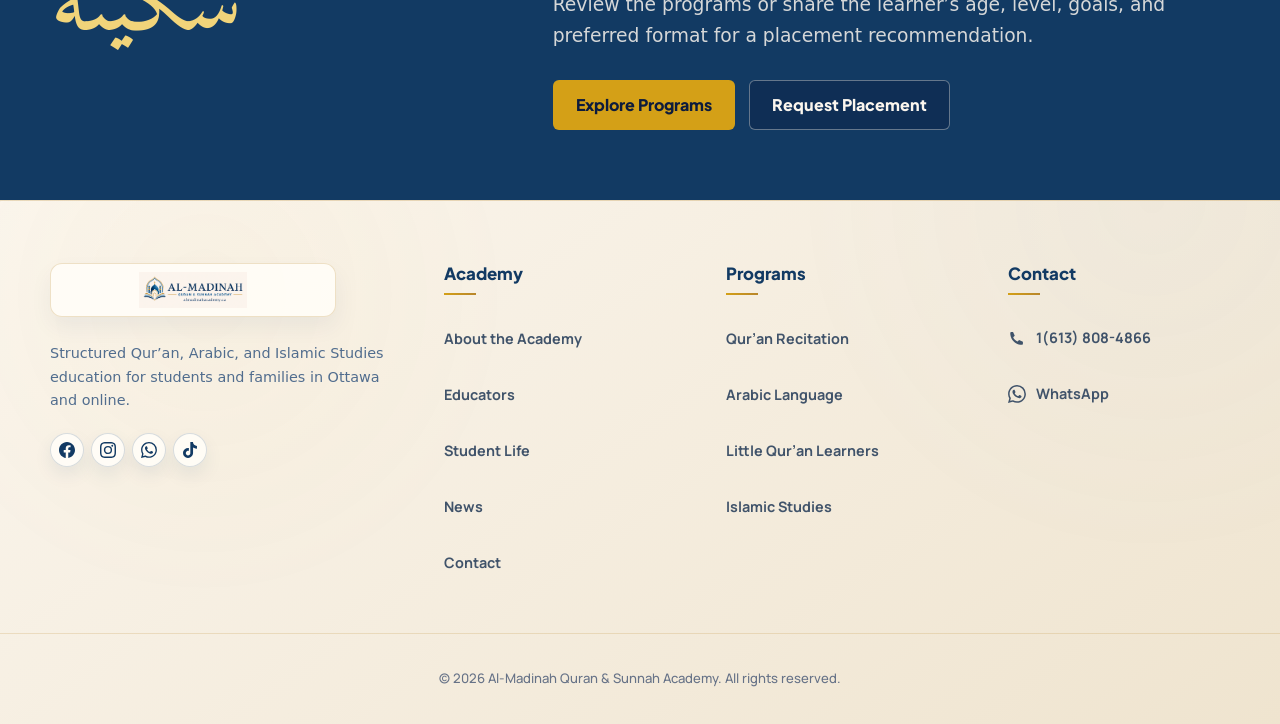
<file: student-life.html>
<!doctype html><html lang="en"><head><meta charset="UTF-8"><meta name="viewport" content="width=device-width, initial-scale=1.0"><title>Student Life | Al-Madinah Quran and Sunnah Academy</title><meta name="description" content="See Al-Madinah Academy’s learning environment, small-group teaching, Qur’an study, Arabic activities, and prepared educational materials."><link rel="icon" type="image/png" href="assets/logos/favicon.png"><link rel="preconnect" href="https://fonts.googleapis.com"><link rel="preconnect" href="https://fonts.gstatic.com" crossorigin><link href="https://fonts.googleapis.com/css2?family=Amiri:wght@400;700&amp;family=Manrope:wght@400;500;600;700;800&amp;family=Plus+Jakarta+Sans:wght@500;600;700;800&amp;display=swap" rel="stylesheet"><script src="assets/js/theme-init.js"></script><link rel="stylesheet" href="assets/css/style.css"><link rel="stylesheet" href="assets/css/v4.css?v=20260913-2"></head>
<body class="hybrid-v4 student-life-v4" data-page="student-life"><a class="skip-link" href="#main-content">Skip to content</a><div id="site-header" data-include="partials/header.html"></div><main id="main-content" tabindex="-1">
  <section class="page-hero" style="--page-image: url('../images/v4/student-life/kids-standing.jpeg')"><div class="container"><p class="eyebrow">Student Life</p><h1>A calm environment for learning and growth.</h1><p class="lead">Real lessons, prepared materials, attentive teaching, and a respectful rhythm for Qur’an, Arabic, and Islamic Studies.</p></div></section>

  <section class="section v4-student-intro" aria-labelledby="together-title"><div class="container split wide-left"><figure class="v4-documentary-image"><img src="assets/images/v4/student-life/students-in-class.jpeg" alt="Four students reading and writing at individual academy tables" width="1600" height="1200" loading="lazy" decoding="async"><figcaption>Students working independently in a prepared learning space.</figcaption></figure><div><p class="eyebrow">Learning Together</p><h2 id="together-title">Attentive teaching in a settled space.</h2><p class="lead">A calm classroom helps students listen carefully, practise without embarrassment, and receive correction with confidence.</p><p>Lessons bring together explanation, recitation, reading, writing, repetition, and review. Adab shapes how students engage with the teacher, with one another, and with the knowledge being studied.</p></div></div></section>

  <section class="section paper v4-practice" aria-labelledby="practice-title"><div class="container"><div class="v4-heading-split"><div><p class="eyebrow">Learning in Practice</p><h2 id="practice-title">Qur’an, Arabic, and Islamic Studies made visible.</h2></div><p class="lead">Students see, hear, repeat, discuss, and apply new material in manageable steps.</p></div><div class="v4-practice-sequence">
    <figure class="v4-practice-large"><img src="assets/images/v4/homepage/girls-reading.jpeg" alt="Two girls reading Arabic letters together at a classroom table" width="1200" height="1600" loading="lazy" decoding="async"><figcaption><strong>Arabic practice</strong><span>Shared reading builds recognition and confidence.</span></figcaption></figure>
    <figure><img src="assets/images/v4/student-life/sister-class3.jpg" alt="Qur’an lesson materials arranged beneath a Tajweed whiteboard" width="1536" height="2048" loading="lazy" decoding="async"><figcaption><strong>Recitation</strong><span>Visible examples support correction and review.</span></figcaption></figure>
    <figure class="v4-video-figure"><video width="576" height="1024" autoplay muted loop playsinline preload="metadata" poster="assets/images/v4/programs/kid-reading-letters.jpeg" aria-label="A student practising Arabic writing at the classroom board"><source src="assets/images/v4/student-life/kid-writing-on-the-board.mp4" type="video/mp4">Your browser does not support embedded video.</video><figcaption><strong>Active learning</strong><span>Writing turns explanation into practice.</span></figcaption></figure>
  </div></div></section>

  <section class="section v4-materials" aria-labelledby="materials-title"><div class="container"><div class="v4-heading-split"><div><p class="eyebrow">Materials &amp; Activities</p><h2 id="materials-title">Prepared for the stage of learning.</h2></div><p class="lead">Qur’an passages, notebooks, Arabic letters, puzzles, and age-appropriate activity books each serve a teaching purpose.</p></div><div class="v4-material-pair"><figure><img src="assets/images/v4/kids-class.jpg" alt="Arabic letter puzzles and children’s reading materials on a table" width="2048" height="1536" loading="lazy" decoding="async"><figcaption>Hands-on Arabic foundations.</figcaption></figure><figure><img src="assets/images/v4/student-life/sister-class5.jpg" alt="Open Qur’an with supporting Islamic study books" width="1536" height="2048" loading="lazy" decoding="async"><figcaption>Texts connected to explanation and practice.</figcaption></figure></div></div></section>

  <section class="section paper v4-community" aria-labelledby="community-title"><div class="container"><div class="v4-access-layout"><div><p class="eyebrow">Community &amp; Progress</p><h2 id="community-title">Progress is noticed with care.</h2></div><div><p class="lead">Completion, improved recitation, consistent effort, and growing confidence are meaningful parts of student life.</p><p>Families remain connected to the student’s starting point, current work, and next steps through practical communication and clear expectations.</p></div></div><div class="v4-community-media"><figure><img src="assets/images/v4/student-life/sister-class10.jpg" alt="A long table prepared with open Qur’ans for group learning" width="2048" height="1536" loading="lazy" decoding="async"><figcaption>A shared table prepared for attentive Qur’an study.</figcaption></figure><figure><img src="assets/images/v4/student-life/private-class3.jpg" alt="Qur’an, workbook, and written notes arranged for focused study" width="1536" height="2048" loading="lazy" decoding="async"><figcaption>A focused setting for notes and review.</figcaption></figure></div></div></section>

  <section class="section v4-access" aria-labelledby="student-access-title"><div class="container v4-access-layout"><div><p class="eyebrow">Ottawa &amp; Online</p><h2 id="student-access-title">A real classroom, with learning that continues beyond it.</h2></div><div><p class="lead">The East Ottawa setting provides a grounded, family-oriented academy experience. Online options extend access while keeping the same emphasis on preparation, direct teaching, correction, review, and adab.</p><p class="v4-institution">Registered in Ontario · Based in Ottawa · Online &amp; In-Person</p></div></div></section>

  <section class="section quote-band compact v4-final-cta" aria-labelledby="student-cta-title"><div class="container quote-inner"><div class="quote-mark" aria-hidden="true">سكينة</div><div><p class="eyebrow">Find a Starting Point</p><h2 id="student-cta-title">Explore the learning paths.</h2><p class="lead">Review the programs or share the learner’s age, level, goals, and preferred format for a placement recommendation.</p><div class="button-row"><a class="btn btn-gold" href="programs.html">Explore Programs</a><a class="btn btn-hero-secondary" href="contact.html">Request Placement</a></div></div></div></section>

</main><div id="site-footer" data-include="partials/footer.html"></div><script src="assets/js/main.js?v=20260912-4"></script></body></html>
</file>
<file: assets/css/style.css>
:root {
  --main-navy: #123A63;
  --deep-navy: #0D1B3D;
  --royal-blue: #1E4D8F;
  --soft-blue: #6C8FB6;
  --pale-blue-gray: #D7DFE8;
  --warm-ivory: #FBF6EE;
  --surface-cream: #FFFDF8;
  --cream-text: #FBF6EE;
  --cream-muted: rgba(251, 246, 238, 0.82);
  --cream-soft: rgba(251, 246, 238, 0.68);
  --soft-sand: #EFE4CF;
  --ceremonial-gold: #D4A017;
  --antique-gold: #B8862B;
  --whatsapp-green: #25D366;
  --whatsapp-green-dark: #128C7E;
  --ink: #223044;
  --muted: #647080;
  --deep: var(--deep-navy);
  --madinah-blue: var(--main-navy);
  --blue-quiet: var(--pale-blue-gray);
  --teal: var(--soft-blue);
  --leaf: var(--antique-gold);
  --gold: var(--ceremonial-gold);
  --gold-soft: #F1D47A;
  --clay: var(--antique-gold);
  --ivory: var(--warm-ivory);
  --paper: #FFFDF8;
  --white: #FFFFFF;
  --line: rgba(18, 58, 99, 0.14);
  --warm-border: #E8E2D7;
  --container: 1180px;
  --radius: 8px;
  --media-radius: 10px;
  --shadow: 0 18px 45px rgba(18, 58, 99, 0.13);
  --shadow-small: 0 12px 28px rgba(18, 58, 99, 0.09);
}

* { box-sizing: border-box; }
html { scroll-behavior: smooth; }
body {
  margin: 0;
  color: var(--ink);
  background: var(--ivory);
  background-image:
    linear-gradient(rgba(18, 58, 99, 0.045) 1px, transparent 1px),
    linear-gradient(90deg, rgba(18, 58, 99, 0.045) 1px, transparent 1px),
    linear-gradient(180deg, var(--ivory), var(--paper));
  background-size: 38px 38px, 38px 38px, auto;
  font-family: Manrope, Inter, system-ui, -apple-system, BlinkMacSystemFont, "Segoe UI", sans-serif;
  line-height: 1.65;
  overflow-x: hidden;
}

body::before {
  content: "";
  position: fixed;
  inset: 0;
  pointer-events: none;
  background-image: repeating-linear-gradient(135deg, rgba(201, 154, 46, 0.06) 0 1px, transparent 1px 18px);
  opacity: 0.55;
  z-index: -1;
}

img { display: block; max-width: 100%; height: auto; }
a { color: inherit; text-decoration: none; }
button, input, select, textarea { font: inherit; }

.container { width: min(var(--container), calc(100% - 40px)); margin: 0 auto; }
.skip-link {
  position: absolute;
  left: -999px;
  top: 12px;
  z-index: 999;
  padding: 10px 14px;
  border-radius: var(--radius);
  background: var(--deep);
  color: var(--cream-text);
}
.skip-link:focus { left: 12px; }

.site-header {
  position: sticky;
  top: 0;
  z-index: 60;
  background: rgba(255, 253, 248, 0.92);
  backdrop-filter: blur(18px);
  border-bottom: 1px solid var(--line);
}
.header-inner { min-height: 104px; display: flex; align-items: center; justify-content: space-between; gap: 22px; }
.brand { display: inline-flex; align-items: center; flex: 0 0 auto; }
.brand img { width: 300px; max-height: 80px; object-fit: contain; }
.header-panel { display: flex; flex-direction: column; align-items: flex-end; gap: 11px; min-width: 0; }
.main-nav { display: flex; align-items: center; justify-content: flex-end; gap: 18px; flex-wrap: wrap; }
.main-nav a {
  position: relative;
  color: var(--madinah-blue);
  font-weight: 800;
  font-size: 0.92rem;
  padding: 8px 0;
}
.main-nav a::after {
  content: "";
  position: absolute;
  left: 0;
  right: 0;
  bottom: 0;
  height: 3px;
  transform: scaleX(0);
  transform-origin: left;
  background: var(--gold);
  transition: transform 0.22s ease;
}
.main-nav a:hover::after,
.main-nav a[aria-current="page"]::after { transform: scaleX(1); }
.header-actions { display: flex; align-items: center; justify-content: flex-end; gap: 9px; flex-wrap: wrap; }
.header-cta { min-height: 40px; padding: 0 17px; font-size: 0.86rem; box-shadow: 0 10px 24px rgba(18, 58, 99, 0.18); }
.menu-toggle {
  display: none;
  width: 46px;
  height: 46px;
  border: 0;
  border-radius: var(--radius);
  background: var(--deep);
  cursor: pointer;
}
.menu-toggle span { display: block; width: 24px; height: 2px; margin: 5px auto; background: var(--surface-cream); border-radius: 99px; }

.eyebrow {
  display: inline-flex;
  align-items: center;
  gap: 10px;
  margin: 0 0 12px;
  color: var(--gold);
  font-weight: 900;
  font-size: 0.83rem;
  text-transform: uppercase;
  letter-spacing: 0;
}
.eyebrow::before { content: ""; width: 32px; height: 2px; background: currentColor; }
h1, h2, h3 { margin: 0; color: var(--deep); line-height: 1.08; letter-spacing: 0; }
h1, .display-heading { font-family: "Plus Jakarta Sans", Manrope, system-ui, sans-serif; font-size: 4.7rem; font-weight: 800; line-height: 1.02; }
h2 { font-family: "Plus Jakarta Sans", Manrope, system-ui, sans-serif; font-size: 3.05rem; font-weight: 800; line-height: 1.08; }
h3 { font-family: "Plus Jakarta Sans", Manrope, system-ui, sans-serif; font-size: 1.22rem; font-weight: 800; line-height: 1.18; }
p { margin: 14px 0 0; }
.lead { font-size: 1.17rem; color: #4F5F72; max-width: 780px; }
.small { font-size: 0.9rem; color: var(--cream-soft); }
.section { padding: 86px 0; }
.section.compact { padding: 64px 0; }
.section.paper { background: rgba(255, 253, 248, 0.82); border-block: 1px solid rgba(23, 33, 48, 0.08); }
.section-heading { max-width: 800px; margin-bottom: 38px; }
.section-heading.center { text-align: center; margin-inline: auto; }
.section-heading.center .eyebrow { justify-content: center; }
.section-heading.center .eyebrow::after { content: ""; width: 32px; height: 2px; background: currentColor; }

.button-row { display: flex; flex-wrap: wrap; gap: 14px; align-items: center; margin-top: 28px; }
.btn {
  display: inline-flex;
  align-items: center;
  justify-content: center;
  gap: 10px;
  min-height: 50px;
  padding: 0 22px;
  border-radius: 999px;
  border: 1px solid transparent;
  font-weight: 900;
  transition: transform 0.22s ease, box-shadow 0.22s ease, background 0.22s ease;
}
.btn:hover { transform: translateY(-2px); }
.btn-primary { color: var(--cream-text); background: var(--madinah-blue); box-shadow: 0 14px 30px rgba(18, 58, 99, 0.25); }
.btn-primary:hover { background: var(--deep); }
.btn-secondary { color: var(--deep); background: var(--surface-cream); border-color: rgba(18, 58, 99, 0.22); box-shadow: var(--shadow-small); }
.btn-gold { color: var(--deep); background: linear-gradient(135deg, var(--gold-soft), var(--gold)); box-shadow: 0 14px 30px rgba(201, 154, 46, 0.24); }
.btn-link { color: var(--madinah-blue); font-weight: 900; display: inline-flex; align-items: center; gap: 8px; margin-top: 18px; }
.btn-link::after { content: "→"; }

.hero {
  position: relative;
  isolation: isolate;
  min-height: min(620px, calc(100svh - 130px));
  display: flex;
  align-items: center;
  padding: 56px 0 52px;
  overflow: hidden;
  color: var(--cream-text);
}
.hero::before {
  content: "";
  position: absolute;
  inset: 0;
  z-index: -2;
  background:
    linear-gradient(90deg, rgba(7, 26, 45, 0.91) 0%, rgba(7, 26, 45, 0.74) 48%, rgba(7, 26, 45, 0.26) 100%),
    var(--hero-image);
  background-size: cover;
  background-position: center;
  background-repeat: no-repeat;
}
.hero::after {
  content: "";
  position: absolute;
  inset: 0;
  z-index: -1;
  background-image: linear-gradient(135deg, rgba(251, 246, 238, 0.08) 0 1px, transparent 1px 28px);
}
.hero-content { max-width: 780px; }
.hero h1 { color: var(--cream-text); }
.hero .lead { color: rgba(251, 246, 238, 0.86); }
.hero-calligraphy {
  position: absolute;
  right: 6vw;
  bottom: 18px;
  color: rgba(242, 212, 124, 0.34);
  font-family: Amiri, Georgia, serif;
  font-size: 8.5rem;
  line-height: 1;
  pointer-events: none;
}
.hero-mini {
  display: flex;
  flex-wrap: wrap;
  gap: 10px;
  margin-top: 24px;
}
.hero-mini span {
  padding: 8px 12px;
  border: 1px solid rgba(251, 246, 238, 0.24);
  border-radius: 999px;
  color: rgba(251, 246, 238, 0.88);
  background: rgba(251, 246, 238, 0.08);
  font-weight: 800;
  font-size: 0.9rem;
}

.signal-strip { background: var(--paper); border-bottom: 1px solid rgba(23, 33, 48, 0.08); }
.signal-grid { display: grid; grid-template-columns: repeat(3, 1fr); gap: 0; }
.signal-item { padding: 28px; border-inline-end: 1px solid rgba(23, 33, 48, 0.08); }
.signal-item:last-child { border-inline-end: 0; }
.signal-item strong { display: block; color: var(--deep); font-family: "Plus Jakarta Sans", Manrope, system-ui, sans-serif; font-size: 1.12rem; font-weight: 800; line-height: 1.18; }
.signal-item span { display: block; color: var(--muted); margin-top: 4px; }

.page-hero {
  position: relative;
  isolation: isolate;
  min-height: 390px;
  display: flex;
  align-items: center;
  padding: 72px 0;
  overflow: hidden;
  color: var(--cream-text);
  background: var(--deep);
}
.page-hero::before {
  content: "";
  position: absolute;
  inset: 0;
  z-index: -2;
  background: linear-gradient(90deg, rgba(7, 26, 45, 0.92), rgba(7, 26, 45, 0.58)), var(--page-image);
  background-size: cover;
  background-position: center;
  background-repeat: no-repeat;
}
.page-hero::after {
  content: "";
  position: absolute;
  inset: 0;
  z-index: -1;
  background-image: repeating-linear-gradient(90deg, rgba(242, 212, 124, 0.08) 0 1px, transparent 1px 26px);
}
.page-hero h1 { color: var(--cream-text); max-width: 900px; }
.page-hero .lead { color: rgba(251, 246, 238, 0.86); }

.split { display: grid; grid-template-columns: 1fr 1fr; gap: 58px; align-items: center; }
.split.wide-left { grid-template-columns: 1.08fr 0.92fr; }
.split.wide-right { grid-template-columns: 0.92fr 1.08fr; }
.image-frame { position: relative; aspect-ratio: 4 / 3; }
.image-frame img { width: 100%; height: 100%; object-fit: cover; border-radius: var(--media-radius); box-shadow: var(--shadow); border: 1px solid rgba(23, 33, 48, 0.12); }
.image-frame::after {
  content: "";
  position: absolute;
  left: 18px;
  bottom: -18px;
  width: 72%;
  height: 18px;
  background: linear-gradient(90deg, var(--gold), var(--soft-blue), var(--clay));
  border-radius: 999px;
  box-shadow: var(--shadow-small);
}
.arch-note {
  position: absolute;
  right: 18px;
  bottom: 18px;
  max-width: 210px;
  padding: 16px;
  border-radius: var(--radius);
  background: rgba(7, 26, 45, 0.86);
  color: var(--cream-text);
  border: 1px solid rgba(242, 212, 124, 0.42);
  box-shadow: var(--shadow-small);
}
.arch-note strong { display: block; font-family: Amiri, Georgia, serif; font-size: 2rem; line-height: 1; color: var(--gold-soft); }
.arch-note span { display: block; margin-top: 6px; font-size: 0.9rem; color: rgba(251, 246, 238, 0.76); }

.card-grid { display: grid; grid-template-columns: repeat(3, 1fr); gap: 20px; }
.card-grid.four-grid { grid-template-columns: repeat(4, 1fr); }
.card, .program-card, .teacher-card, .contact-card, .form-card, .path-card, .family-note {
  border-radius: var(--radius);
  background: rgba(255, 253, 248, 0.9);
  border: 1px solid rgba(23, 33, 48, 0.10);
  box-shadow: var(--shadow-small);
}
.card { padding: 28px; min-height: 248px; transition: transform 0.22s ease, box-shadow 0.22s ease; }
.card:hover { transform: translateY(-5px); box-shadow: var(--shadow); }
.icon-badge {
  width: 54px;
  height: 54px;
  display: grid;
  place-items: center;
  border-radius: var(--radius);
  color: var(--deep);
  background: linear-gradient(135deg, rgba(242, 212, 124, 0.78), rgba(108, 143, 182, 0.18));
  font-family: Amiri, Georgia, serif;
  font-weight: 700;
  font-size: 1.35rem;
  margin-bottom: 18px;
}
.card p, .program-card p, .teacher-card p, .path-card p { color: #586679; }
.feature-list { display: grid; gap: 12px; margin-top: 24px; }
.feature-list div, .check-item {
  display: flex;
  gap: 12px;
  align-items: flex-start;
  padding: 13px 14px;
  border: 1px solid rgba(23, 33, 48, 0.09);
  border-radius: var(--radius);
  background: rgba(255, 253, 248, 0.66);
  color: var(--madinah-blue);
  font-weight: 800;
}
.check {
  flex: 0 0 auto;
  width: 24px;
  height: 24px;
  display: inline-grid;
  place-items: center;
  border-radius: 50%;
  background: var(--soft-blue);
  color: var(--cream-text);
  font-size: 0.85rem;
}

.pathway { display: grid; grid-template-columns: repeat(4, 1fr); gap: 18px; counter-reset: pathway; }
.path-card { position: relative; padding: 26px; overflow: hidden; }
.path-card::before {
  counter-increment: pathway;
  content: counter(pathway, decimal-leading-zero);
  display: block;
  color: var(--gold);
  font-family: "Plus Jakarta Sans", Manrope, system-ui, sans-serif;
  font-weight: 700;
  font-size: 1.35rem;
  margin-bottom: 10px;
}
.path-card::after {
  content: "";
  position: absolute;
  left: 0;
  right: 0;
  bottom: 0;
  height: 5px;
  background: linear-gradient(90deg, var(--madinah-blue), var(--soft-blue), var(--gold));
}

.program-menu { display: flex; flex-wrap: wrap; gap: 10px; margin-bottom: 32px; }
.program-menu a {
  padding: 9px 13px;
  border-radius: 999px;
  background: var(--surface-cream);
  border: 1px solid rgba(18, 58, 99, 0.16);
  color: var(--madinah-blue);
  font-weight: 900;
  box-shadow: 0 8px 18px rgba(7, 26, 45, 0.06);
}
.program-grid { display: grid; grid-template-columns: repeat(2, 1fr); gap: 22px; }
.program-card { padding: 30px; min-height: 310px; display: flex; flex-direction: column; align-items: flex-start; }
.program-card.featured { background: linear-gradient(145deg, var(--deep), var(--madinah-blue)); color: rgba(251, 246, 238, 0.84); }
.program-card.featured h3 { color: var(--cream-text); }
.program-card.featured p { color: rgba(251, 246, 238, 0.78); }
.program-card.featured .icon-badge { background: linear-gradient(135deg, var(--gold-soft), var(--gold)); }
.program-card .btn-link { margin-top: auto; }
.program-detail { border-top: 1px solid rgba(23, 33, 48, 0.10); padding-top: 46px; margin-top: 46px; }
.detail-grid { display: grid; grid-template-columns: 0.9fr 1.1fr; gap: 34px; align-items: start; }
.detail-panel { padding: 26px; border-radius: var(--radius); background: var(--surface-cream); border: 1px solid rgba(23, 33, 48, 0.10); box-shadow: var(--shadow-small); }
.detail-panel h3 { color: var(--madinah-blue); }
.outcome-grid { display: grid; grid-template-columns: repeat(2, 1fr); gap: 12px; }

.teacher-grid { display: grid; grid-template-columns: repeat(2, 1fr); gap: 22px; }
.teacher-card { padding: 30px; }
.avatar-mark { width: 72px; height: 72px; display: grid; place-items: center; border-radius: var(--radius); background: var(--blue-quiet); margin-bottom: 18px; }
.avatar-mark img { width: 52px; height: 52px; object-fit: contain; }
.badges { display: flex; flex-wrap: wrap; gap: 8px; margin-top: 16px; }
.badges span { padding: 7px 10px; border-radius: 999px; background: rgba(108, 143, 182, 0.16); color: var(--soft-blue); font-weight: 900; font-size: 0.8rem; }

.quote-band { position: relative; overflow: hidden; background: var(--deep); color: var(--cream-muted); }
.quote-band::before { content: ""; position: absolute; inset: 0; background-image: linear-gradient(45deg, rgba(242, 212, 124, 0.08) 25%, transparent 25% 50%, rgba(242, 212, 124, 0.08) 50% 75%, transparent 75%); background-size: 46px 46px; }
.quote-inner { position: relative; display: grid; grid-template-columns: 0.8fr 1.2fr; gap: 42px; align-items: center; }
.quote-band h2, .quote-band h3 { color: var(--cream-text); }
.quote-band .lead { color: rgba(251, 246, 238, 0.78); }
.quote-mark { color: var(--gold-soft); font-family: Amiri, Georgia, serif; font-size: 6rem; line-height: 0.7; }

.gallery-grid { display: grid; grid-template-columns: repeat(4, 1fr); grid-auto-rows: 250px; gap: 14px; }
.gallery-item { position: relative; overflow: hidden; min-height: 0; border-radius: var(--media-radius); background: var(--blue-quiet); box-shadow: var(--shadow-small); }
.gallery-item.wide { grid-column: span 2; }
.gallery-item.tall { grid-row: span 2; }
.gallery-item img { width: 100%; height: 100%; object-fit: cover; transition: transform 0.5s ease; }
.gallery-item:hover img { transform: scale(1.04); }
.gallery-caption { position: absolute; left: 10px; right: 10px; bottom: 10px; padding: 10px 12px; border-radius: var(--radius); background: rgba(7, 26, 45, 0.76); color: var(--cream-text); font-weight: 800; }
.rhythm-grid { display: grid; grid-template-columns: repeat(5, 1fr); gap: 12px; }
.rhythm-step { padding: 20px; border-radius: var(--radius); border: 1px solid rgba(23, 33, 48, 0.10); background: var(--surface-cream); box-shadow: var(--shadow-small); }
.rhythm-step strong { display: block; color: var(--gold); font-family: "Plus Jakarta Sans", Manrope, system-ui, sans-serif; font-size: 1.2rem; }

.contact-grid { display: grid; grid-template-columns: 0.86fr 1.14fr; gap: 28px; align-items: start; }
.contact-card, .form-card { padding: 32px; }
.contact-methods { display: grid; gap: 12px; margin-top: 24px; }
.contact-methods a, .contact-methods div {
  display: flex;
  align-items: center;
  flex-wrap: wrap;
  gap: 12px;
  min-height: 54px;
  padding: 14px;
  border-radius: var(--radius);
  background: rgba(18, 58, 99, 0.06);
  color: var(--madinah-blue);
  font-weight: 900;
  overflow-wrap: anywhere;
}
.contact-methods span {
  flex: 0 0 auto;
  min-width: 78px;
  color: var(--soft-blue);
  font-size: 0.8rem;
  text-transform: uppercase;
  font-weight: 900;
}
.contact-subtitle { margin-top: 28px; }
.center-actions { justify-content: center; }
.form-grid { display: grid; grid-template-columns: 1fr 1fr; gap: 16px; margin-top: 20px; }
.form-field.full { grid-column: 1 / -1; }
label { display: block; margin-bottom: 7px; color: var(--deep); font-weight: 900; }
input, select, textarea {
  width: 100%;
  border: 1px solid rgba(18, 58, 99, 0.22);
  background: rgba(255, 253, 248, 0.94);
  border-radius: var(--radius);
  padding: 13px 14px;
  color: var(--ink);
  outline: none;
}
textarea { min-height: 138px; resize: vertical; }
input:focus, select:focus, textarea:focus { border-color: var(--soft-blue); box-shadow: 0 0 0 4px rgba(212, 160, 23, 0.16); }
.form-card .btn { margin-top: 18px; }
.faq-grid { display: grid; grid-template-columns: repeat(3, 1fr); gap: 18px; }
.faq-item { padding: 24px; border-radius: var(--radius); background: var(--surface-cream); border: 1px solid rgba(23, 33, 48, 0.10); box-shadow: var(--shadow-small); }

.social-links { display: flex; gap: 7px; align-items: center; flex-wrap: wrap; margin-top: 0; }
.footer-brand .social-links { margin-top: 20px; }
.contact-card .social-links { margin-top: 18px; }

.site-footer {
  position: relative;
  overflow: hidden;
  padding: 62px 0 0;
  background: linear-gradient(145deg, var(--warm-ivory), var(--soft-sand));
  color: var(--ink);
  border-top: 1px solid rgba(184, 134, 43, 0.22);
}
.site-footer::before {
  content: "";
  position: absolute;
  inset: 0;
  opacity: 0.20;
  background-image:
    linear-gradient(135deg, rgba(184, 134, 43, 0.18) 0 1px, transparent 1px 26px),
    radial-gradient(circle at 16% 18%, rgba(212, 160, 23, 0.18), transparent 28%),
    radial-gradient(circle at 90% 0%, rgba(108, 143, 182, 0.18), transparent 30%);
}
.footer-grid { position: relative; display: grid; grid-template-columns: 1.35fr 0.78fr 1fr 0.95fr; gap: 34px; align-items: start; }
.footer-brand img { width: 286px; max-width: 100%; padding: 8px 10px; border-radius: var(--radius); background: rgba(255, 253, 248, 0.90); border: 1px solid rgba(184, 134, 43, 0.24); box-shadow: 0 10px 22px rgba(18, 58, 99, 0.06); }
.site-footer h3 { color: var(--main-navy); font-size: 1.05rem; text-transform: none; letter-spacing: 0; margin-bottom: 16px; font-family: "Plus Jakarta Sans", Manrope, system-ui, sans-serif; font-weight: 800; }
.site-footer h3::after { content: ""; display: block; width: 32px; height: 2px; margin-top: 9px; background: linear-gradient(90deg, var(--ceremonial-gold), var(--antique-gold)); }
.site-footer a { display: block; margin: 9px 0; color: #40536A; font-weight: 700; }
.site-footer a:hover { color: var(--royal-blue); }
.footer-bottom { position: relative; margin-top: 42px; padding: 20px; border-top: 1px solid rgba(184, 134, 43, 0.20); text-align: center; }
.footer-bottom p { margin: 0; color: #667287; }

.reveal { opacity: 0; transform: translateY(18px); transition: opacity 0.6s ease, transform 0.6s ease; }
.reveal.is-visible { opacity: 1; transform: translateY(0); }

@media (max-width: 1180px) {
  .main-nav { gap: 14px; }
}

@media (max-width: 1080px) {
  .split, .split.wide-left, .split.wide-right, .contact-grid, .quote-inner, .detail-grid { grid-template-columns: 1fr; }
  .card-grid, .card-grid.four-grid, .program-grid, .teacher-grid, .faq-grid { grid-template-columns: repeat(2, 1fr); }
  .pathway { grid-template-columns: repeat(2, 1fr); }
  .rhythm-grid { grid-template-columns: repeat(3, 1fr); }
  .gallery-grid { grid-template-columns: repeat(2, 1fr); }
  .footer-grid { grid-template-columns: 1fr 1fr; }
}

@media (max-width: 840px) {
  .header-inner { min-height: 76px; }
  .brand img { width: 222px; max-height: 66px; }
  .menu-toggle { display: block; order: 3; }
  .header-panel {
    position: absolute;
    left: 20px;
    right: 20px;
    top: 76px;
    align-items: stretch;
    gap: 12px;
    padding: 14px;
    border-radius: var(--radius);
    background: rgba(255, 253, 248, 0.98);
    border: 1px solid var(--line);
    box-shadow: var(--shadow);
    opacity: 0;
    transform: translateY(-10px);
    pointer-events: none;
    transition: opacity 0.22s ease, transform 0.22s ease;
  }
  .site-header.nav-open .header-panel { opacity: 1; transform: translateY(0); pointer-events: auto; }
  .main-nav { display: grid; grid-template-columns: 1fr; gap: 0; justify-content: stretch; }
  .main-nav a { padding: 12px 4px; }
  .header-actions { justify-content: stretch; gap: 10px; padding-top: 10px; border-top: 1px solid rgba(18, 58, 99, 0.10); }
  .header-cta { flex: 1 1 145px; }
  .hero { min-height: min(560px, calc(100svh - 118px)); padding: 46px 0 42px; }
  .hero-calligraphy { display: none; }
  .lead { font-size: 1.06rem; }
  .section { padding: 66px 0; }
  .section.compact { padding: 50px 0; }
  .signal-grid, .card-grid, .card-grid.four-grid, .program-grid, .teacher-grid, .pathway, .rhythm-grid, .faq-grid, .form-grid, .footer-grid, .outcome-grid { grid-template-columns: 1fr; }
  .signal-item { border-inline-end: 0; border-bottom: 1px solid rgba(23, 33, 48, 0.08); }
  .signal-item:last-child { border-bottom: 0; }
  .gallery-grid { grid-template-columns: 1fr; }
  .gallery-item.wide { grid-column: auto; }
  .gallery-item,
  .gallery-item.wide { aspect-ratio: 4 / 3; }
  .gallery-item.tall { grid-row: auto; aspect-ratio: 3 / 4; }
  .gallery-grid { grid-auto-rows: auto; }
  .arch-note { position: static; margin-top: 14px; max-width: none; }
  .image-frame::after { left: 0; width: 100%; }
}

@media (max-width: 560px) {
  .container { width: min(var(--container), calc(100% - 28px)); }
  .brand img { width: 196px; max-height: 60px; }
  .header-panel { left: 14px; right: 14px; }
  .header-actions { display: grid; grid-template-columns: 1fr; }
  .header-cta { width: 100%; }
  .button-row { flex-direction: column; align-items: stretch; }
  .btn { width: 100%; }
  .hero-mini span { width: 100%; text-align: center; }
  .page-hero { min-height: 330px; padding: 58px 0; }
  .image-frame { aspect-ratio: 4 / 3; }
  .contact-card, .form-card, .program-card, .teacher-card { padding: 24px; }
}

@media (prefers-reduced-motion: reduce) {
  html { scroll-behavior: auto; }
  *, *::before, *::after { animation: none !important; transition: none !important; }
}

/* Final Al-Madinah brand polish */
body {
  background-color: var(--warm-ivory);
  background-image:
    linear-gradient(rgba(18, 58, 99, 0.035) 1px, transparent 1px),
    linear-gradient(90deg, rgba(18, 58, 99, 0.035) 1px, transparent 1px),
    linear-gradient(180deg, var(--warm-ivory), var(--paper) 45%, var(--soft-sand));
}
body::before {
  background-image: repeating-linear-gradient(135deg, rgba(212, 160, 23, 0.055) 0 1px, transparent 1px 22px);
}
:focus-visible {
  outline: 3px solid rgba(212, 160, 23, 0.52);
  outline-offset: 3px;
}
.site-header {
  background: rgba(251, 246, 238, 0.93);
  border-bottom-color: rgba(18, 58, 99, 0.12);
}
.main-nav a:hover { color: var(--royal-blue); }
.main-nav a::after { background: linear-gradient(90deg, var(--ceremonial-gold), var(--antique-gold)); }
.btn { letter-spacing: 0; }
.btn-primary {
  color: var(--warm-ivory);
  background: linear-gradient(135deg, var(--main-navy), var(--royal-blue));
  box-shadow: 0 14px 30px rgba(18, 58, 99, 0.22);
}
.btn-primary:hover { background: linear-gradient(135deg, var(--royal-blue), var(--main-navy)); }
.btn-secondary {
  color: var(--main-navy);
  background: rgba(255, 253, 248, 0.88);
  border-color: rgba(18, 58, 99, 0.20);
}
.btn-secondary:hover {
  background: var(--soft-sand);
  border-color: rgba(184, 134, 43, 0.35);
}
.btn-gold {
  color: var(--deep-navy);
  background: linear-gradient(135deg, #F1D47A, var(--ceremonial-gold));
  box-shadow: 0 14px 28px rgba(184, 134, 43, 0.22);
}
.card, .program-card, .teacher-card, .contact-card, .form-card, .path-card, .family-note, .faq-item, .detail-panel, .rhythm-step {
  background: rgba(255, 253, 248, 0.90);
  border-color: rgba(18, 58, 99, 0.11);
  box-shadow: 0 14px 32px rgba(18, 58, 99, 0.08);
}
.card:hover, .program-card:hover, .teacher-card:hover, .path-card:hover {
  box-shadow: 0 22px 48px rgba(18, 58, 99, 0.13);
}
.icon-badge {
  background: linear-gradient(135deg, rgba(212, 160, 23, 0.22), rgba(108, 143, 182, 0.16));
  color: var(--main-navy);
}
.check {
  background: var(--main-navy);
  color: var(--warm-ivory);
}
.badges span {
  background: rgba(108, 143, 182, 0.16);
  color: var(--main-navy);
}
.image-frame::after,
.path-card::after {
  background: linear-gradient(90deg, var(--ceremonial-gold), var(--soft-blue), var(--antique-gold));
}
.page-hero::after {
  background-image: repeating-linear-gradient(90deg, rgba(212, 160, 23, 0.10) 0 1px, transparent 1px 28px);
}
.quote-band {
  background: linear-gradient(135deg, var(--main-navy), var(--deep-navy));
}
.contact-methods a, .contact-methods div {
  background: rgba(239, 228, 207, 0.48);
  border: 1px solid rgba(184, 134, 43, 0.18);
}
.contact-methods span { color: var(--antique-gold); }
input, select, textarea {
  background: rgba(255, 253, 248, 0.96);
  border-color: rgba(18, 58, 99, 0.20);
}
input:focus, select:focus, textarea:focus {
  border-color: var(--ceremonial-gold);
  box-shadow: 0 0 0 4px rgba(212, 160, 23, 0.16);
}
.form-field.is-invalid input,
.form-field.is-invalid select,
.form-field.is-invalid textarea {
  border-color: #B54747;
  box-shadow: 0 0 0 4px rgba(181, 71, 71, 0.10);
}
.form-status {
  margin: 18px 0 0;
  padding: 14px 16px;
  border-radius: var(--radius);
  border: 1px solid rgba(18, 58, 99, 0.14);
  background: rgba(215, 223, 232, 0.42);
  color: var(--main-navy);
  font-weight: 800;
}
.form-status.success {
  border-color: rgba(212, 160, 23, 0.38);
  background: rgba(212, 160, 23, 0.12);
  color: #5E4710;
}
.form-status.error {
  border-color: rgba(181, 71, 71, 0.34);
  background: rgba(181, 71, 71, 0.10);
  color: #7C2E2E;
}
.site-footer .small { color: #667287; }
@media (max-width: 1080px) {
  h1, .display-heading { font-size: 3.55rem; }
  h2 { font-size: 2.55rem; }
}
@media (max-width: 840px) {
  h1, .display-heading { font-size: 2.95rem; }
  h2 { font-size: 2.2rem; }
}
@media (max-width: 560px) {
  h1, .display-heading { font-size: 2.55rem; }
  h2 { font-size: 1.95rem; }
}

/* Header/footer premium warmth pass */
.site-header {
  background: rgba(251, 246, 238, 0.92);
  border-bottom: 1px solid rgba(184, 134, 43, 0.20);
  box-shadow: 0 10px 30px rgba(13, 27, 61, 0.06);
}
.header-inner {
  min-height: 94px;
  gap: 20px;
}
.brand {
  display: inline-flex;
  align-items: center;
  justify-content: center;
  flex: 0 0 auto;
  padding: 7px 10px;
  border-radius: var(--radius);
  background-color: rgba(255, 253, 248, 0.95);
  background-image: linear-gradient(180deg, rgba(255, 253, 248, 0.95), rgba(251, 246, 238, 0.88));
  border: 1px solid rgba(184, 134, 43, 0.24);
  box-shadow: 0 10px 22px rgba(18, 58, 99, 0.08), inset 0 1px 0 rgba(255, 253, 248, 0.76);
  transition: transform 0.2s ease, border-color 0.2s ease, box-shadow 0.2s ease, background 0.2s ease;
}
.brand:hover,
.brand:focus-visible {
  transform: translateY(-1px);
  background-color: var(--surface-cream);
  background-image: linear-gradient(180deg, var(--surface-cream), var(--warm-ivory));
  border-color: rgba(184, 134, 43, 0.42);
  box-shadow: 0 14px 28px rgba(18, 58, 99, 0.11), 0 0 0 3px rgba(212, 160, 23, 0.10);
}
.brand img {
  width: clamp(238px, 22vw, 286px);
  max-height: 62px;
  object-fit: contain;
}
.header-panel { gap: 10px; }
.header-actions {
  align-items: center;
  gap: 10px;
}
.header-cta { order: 3; }
.btn-secondary,
.signal-strip,
.detail-panel,
.rhythm-step,
.faq-item {
  background: var(--surface-cream);
}
.card,
.program-card,
.teacher-card,
.contact-card,
.form-card,
.path-card,
.family-note,
.faq-item,
.detail-panel,
.rhythm-step {
  background: rgba(255, 253, 248, 0.92);
  border-color: rgba(18, 58, 99, 0.11);
}
.feature-list div,
.check-item,
input,
select,
textarea {
  background: rgba(255, 253, 248, 0.94);
}
.hero,
.page-hero,
.quote-band,
.program-card.featured,
.arch-note,
.gallery-caption {
  color: var(--cream-muted);
}
.hero h1,
.page-hero h1,
.quote-band h2,
.quote-band h3,
.program-card.featured h3 {
  color: var(--cream-text);
}
.hero .lead,
.page-hero .lead,
.quote-band .lead,
.program-card.featured p,
.arch-note span {
  color: var(--cream-muted);
}
.hero-mini span {
  color: rgba(251, 246, 238, 0.88);
  background: rgba(251, 246, 238, 0.08);
  border-color: rgba(251, 246, 238, 0.24);
}
.social-links a {
  width: 34px;
  height: 34px;
  display: inline-grid;
  place-items: center;
  padding: 0;
  margin: 0;
  line-height: 1;
  border-radius: 50%;
  background: rgba(255, 253, 248, 0.90);
  color: var(--main-navy);
  border: 1px solid rgba(18, 58, 99, 0.16);
  box-shadow: 0 8px 18px rgba(18, 58, 99, 0.08);
}
.social-links a:hover {
  transform: translateY(-1px);
  background: linear-gradient(135deg, #F8E6A8, var(--ceremonial-gold));
  color: var(--deep-navy);
  border-color: rgba(184, 134, 43, 0.52);
  box-shadow: 0 12px 24px rgba(184, 134, 43, 0.18);
}
.social-links svg {
  width: 16px;
  height: 16px;
  display: block;
  fill: currentColor;
  stroke: none;
}
.menu-toggle {
  background: var(--main-navy);
  border: 1px solid rgba(184, 134, 43, 0.32);
  box-shadow: 0 10px 22px rgba(18, 58, 99, 0.12);
}
.menu-toggle span { background: var(--cream-text); }

@media (max-width: 1180px) {
  .brand img { width: clamp(220px, 25vw, 268px); max-height: 58px; }
}

@media (max-width: 840px) {
  .header-inner { min-height: 82px; }
  .brand { padding: 6px 8px; }
  .brand img { width: clamp(190px, 52vw, 218px); max-height: 50px; }
  .header-panel {
    top: 82px;
    background: rgba(251, 246, 238, 0.98);
    border-color: rgba(184, 134, 43, 0.24);
  }
  .header-actions {
    display: grid;
    grid-template-columns: 1fr 1fr;
    gap: 10px;
  }
  .header-cta {
    order: 1;
    grid-column: 1 / -1;
    width: 100%;
  }
}

@media (max-width: 560px) {
  .header-inner { min-height: 76px; }
  .brand { padding: 5px 7px; }
  .brand img { width: clamp(168px, 52vw, 190px); max-height: 46px; }
  .header-panel { top: 76px; }
  .header-actions { grid-template-columns: 1fr; }
  .header-cta { order: 1; }
}

/* Maintenance systems: forms and posts */
.visually-hidden {
  position: absolute !important;
  width: 1px !important;
  height: 1px !important;
  padding: 0 !important;
  margin: -1px !important;
  overflow: hidden !important;
  clip: rect(0 0 0 0) !important;
  white-space: nowrap !important;
  border: 0 !important;
}
.field-error {
  margin: 7px 0 0;
  color: #8A3434;
  font-size: 0.9rem;
  font-weight: 800;
  line-height: 1.35;
}
.field-error[hidden],
.form-status[hidden] { display: none; }
.form-field.is-invalid label { color: #7C2E2E; }
button[aria-busy="true"] { cursor: progress; }

.narrow-content { max-width: 820px; }
.three-grid { grid-template-columns: repeat(3, 1fr); }
.posts-layout { display: grid; gap: 22px; }
.post-filters {
  display: flex;
  flex-wrap: wrap;
  justify-content: center;
  gap: 10px;
  margin: 0 0 26px;
}
.post-filter {
  min-height: 38px;
  padding: 0 15px;
  border-radius: 999px;
  border: 1px solid rgba(18, 58, 99, 0.16);
  background: rgba(255, 253, 248, 0.90);
  color: var(--main-navy);
  font-weight: 900;
  cursor: pointer;
  transition: transform 0.2s ease, background 0.2s ease, border-color 0.2s ease, color 0.2s ease;
}
.post-filter:hover,
.post-filter[aria-pressed="true"] {
  transform: translateY(-1px);
  background: linear-gradient(135deg, #F8E6A8, var(--ceremonial-gold));
  border-color: rgba(184, 134, 43, 0.48);
  color: var(--deep-navy);
}
.post-grid {
  display: grid;
  grid-template-columns: repeat(3, 1fr);
  gap: 20px;
}
.post-card {
  overflow: hidden;
  border-radius: var(--radius);
  background: rgba(255, 253, 248, 0.92);
  border: 1px solid rgba(18, 58, 99, 0.11);
  box-shadow: 0 14px 32px rgba(18, 58, 99, 0.08);
}
.post-card-featured {
  display: grid;
  grid-template-columns: 0.95fr 1.05fr;
  align-items: stretch;
  min-height: 320px;
}
.post-card-image {
  display: block;
  aspect-ratio: 4 / 3;
  overflow: hidden;
  background: var(--soft-sand);
}
.post-card-image img {
  width: 100%;
  height: 100%;
  object-fit: cover;
}
.post-card-featured .post-card-image { aspect-ratio: 16 / 10; }
.post-card-body { padding: 24px; }
.post-card h2,
.post-card h3 {
  margin-top: 12px;
  margin-bottom: 10px;
  font-size: clamp(1.35rem, 2vw, 1.85rem);
}
.post-card h2 a,
.post-card h3 a { color: var(--deep-navy); }
.post-card h2 a:hover,
.post-card h3 a:hover { color: var(--royal-blue); }
.post-meta {
  display: flex;
  flex-wrap: wrap;
  align-items: center;
  gap: 10px;
  color: #637087;
  font-size: 0.9rem;
  font-weight: 800;
}
.post-category {
  display: inline-flex;
  align-items: center;
  min-height: 28px;
  padding: 0 10px;
  border-radius: 999px;
  background: rgba(212, 160, 23, 0.14);
  color: var(--antique-gold);
  border: 1px solid rgba(184, 134, 43, 0.22);
}
.post-excerpt { color: #586679; }
.empty-state {
  padding: 28px;
  border-radius: var(--radius);
  background: rgba(255, 253, 248, 0.92);
  border: 1px solid rgba(18, 58, 99, 0.11);
  box-shadow: 0 14px 32px rgba(18, 58, 99, 0.08);
  text-align: center;
}
.post-detail-wrap {
  display: grid;
  grid-template-columns: minmax(0, 1fr) 320px;
  gap: 30px;
  align-items: start;
}
.post-detail,
.related-posts {
  min-width: 0;
}
.post-content {
  padding: 32px;
  border-radius: var(--radius);
  background: rgba(255, 253, 248, 0.92);
  border: 1px solid rgba(18, 58, 99, 0.11);
  box-shadow: 0 14px 32px rgba(18, 58, 99, 0.08);
}
.post-content p,
.post-content li {
  color: #4E5F75;
  font-size: 1.05rem;
}
.post-content p { margin: 18px 0; }
.post-content h2 { margin-top: 30px; }
.post-hero-image {
  margin: 22px 0 26px;
  aspect-ratio: 16 / 9;
  border-radius: var(--media-radius);
  overflow: hidden;
  border: 1px solid rgba(18, 58, 99, 0.12);
  box-shadow: var(--shadow-small);
}
.post-hero-image img {
  width: 100%;
  height: 100%;
  object-fit: cover;
}
.post-tags {
  display: flex;
  flex-wrap: wrap;
  gap: 9px;
  margin-top: 26px;
}
.post-tags span {
  padding: 7px 10px;
  border-radius: 999px;
  background: rgba(108, 143, 182, 0.14);
  color: var(--main-navy);
  font-size: 0.9rem;
  font-weight: 900;
}
.related-posts {
  display: grid;
  gap: 16px;
}
.related-posts h2 {
  font-size: 1.55rem;
  margin: 0;
}
.related-posts .post-card-body { padding: 18px; }
.related-posts .post-card-image { aspect-ratio: 16 / 9; }
.related-posts .post-card h2 {
  font-size: 1.15rem;
}

@media (max-width: 1080px) {
  .post-grid { grid-template-columns: repeat(2, 1fr); }
  .post-detail-wrap { grid-template-columns: 1fr; }
  .related-posts { grid-template-columns: repeat(2, 1fr); }
  .related-posts > .eyebrow,
  .related-posts > h2 { grid-column: 1 / -1; }
}

@media (max-width: 720px) {
  .three-grid,
  .post-grid,
  .related-posts,
  .post-card-featured { grid-template-columns: 1fr; }
  .post-content { padding: 24px; }
  .post-filters { justify-content: flex-start; }
  .post-card-featured .post-card-image { aspect-ratio: 16 / 9; }
}


/* About page founder and family-choice polish */
.founder-intro { max-width: 930px; }
.founder-grid { align-items: start; }
.founder-card {
  display: flex;
  flex-direction: column;
  min-height: 0;
}
.founder-role {
  margin-top: 8px;
  color: var(--antique-gold) !important;
  font-weight: 900;
  font-size: 0.92rem;
  line-height: 1.35;
}
.founder-card p:not(.founder-role) { margin-top: 12px; }
.founder-card .badges { margin-top: 22px; }
.family-choice-grid .card { min-height: 0; }
.family-choice-grid .icon-badge {
  font-family: "Plus Jakarta Sans", Manrope, system-ui, sans-serif;
  font-size: 0.92rem;
}

/* Launch header action simplification */
.header-launch-actions {
  gap: 10px;
  align-items: center;
}
.header-whatsapp,
.header-contact {
  min-height: 42px;
  padding: 0 17px;
  border-radius: 999px;
  font-size: 0.86rem;
  font-weight: 900;
  white-space: nowrap;
}
.header-contact { order: 2; }
.header-whatsapp { order: 1; }

@media (max-width: 840px) {
  .header-launch-actions {
    grid-template-columns: 1fr 1fr;
  }
  .header-contact {
    order: 1;
    width: 100%;
  }
  .header-whatsapp {
    order: 2;
    justify-self: start;
  }
}

@media (max-width: 560px) {
  .header-launch-actions {
    grid-template-columns: 1fr;
  }
  .header-contact { order: 1; }
  .header-whatsapp { order: 2; }
}


/* Desktop header structural balance */
@media (min-width: 841px) {
  .site-header .header-inner {
    min-height: 112px;
    padding-block: 10px;
    align-items: center;
  }

  .site-header .header-panel {
    justify-content: center;
    gap: 13px;
  }

  .site-header .header-actions,
  .site-header .header-launch-actions {
    align-items: center;
  }
}


/* Final WhatsApp and scroll-up polish */
.site-header .header-whatsapp,
.site-header .header-whatsapp:visited {
  display: inline-grid;
  place-items: center;
  width: 42px;
  height: 42px;
  min-width: 42px;
  min-height: 42px;
  max-width: 42px;
  max-height: 42px;
  padding: 0;
  border-radius: 999px;
  color: var(--surface-cream);
  background: linear-gradient(135deg, var(--whatsapp-green), var(--whatsapp-green-dark));
  border: 1px solid rgba(18, 140, 126, 0.58);
  line-height: 1;
  box-shadow: 0 12px 26px rgba(18, 140, 126, 0.20);
  transition: transform 0.2s ease, background 0.2s ease, box-shadow 0.2s ease, border-color 0.2s ease;
}
.site-header .header-whatsapp:hover,
.site-header .header-whatsapp:focus-visible {
  color: var(--surface-cream);
  background: linear-gradient(135deg, #20BE5E, var(--whatsapp-green-dark));
  border-color: rgba(18, 140, 126, 0.72);
  transform: translateY(-1px);
  box-shadow: 0 15px 30px rgba(18, 140, 126, 0.26);
}
.site-header .header-whatsapp:focus-visible {
  outline: 3px solid rgba(37, 211, 102, 0.38);
  outline-offset: 3px;
}
.site-header .header-whatsapp svg,
.site-header .header-whatsapp .brand-icon,
.site-header .header-whatsapp .brand-icon-whatsapp,
.site-header .header-whatsapp .header-whatsapp-icon {
  display: block;
  width: 19px;
  min-width: 19px;
  max-width: 19px;
  height: 19px;
  min-height: 19px;
  max-height: 19px;
  flex: 0 0 19px;
  color: currentColor;
  fill: currentColor;
  stroke: none;
}
.site-header .header-whatsapp svg path {
  fill: currentColor;
  stroke: none;
}
.site-footer .social-links a[data-social="whatsapp"],
.site-footer .social-links a[data-social="whatsapp"]:visited {
  color: var(--main-navy);
  background: rgba(255, 253, 248, 0.90);
  border-color: rgba(18, 58, 99, 0.16);
  box-shadow: 0 8px 18px rgba(18, 58, 99, 0.08);
}
.site-footer .social-links a[data-social="whatsapp"]:hover,
.site-footer .social-links a[data-social="whatsapp"]:focus-visible {
  color: var(--deep-navy);
  background: linear-gradient(135deg, #F8E6A8, var(--ceremonial-gold));
  border-color: rgba(184, 134, 43, 0.52);
  box-shadow: 0 12px 24px rgba(184, 134, 43, 0.18);
}
.site-footer .social-links a[data-social="whatsapp"] svg,
.site-footer .social-links a[data-social="whatsapp"] .brand-icon-whatsapp {
  width: 16px;
  height: 16px;
  fill: currentColor;
  stroke: none;
}
.contact-methods a[data-social="whatsapp"] {
  color: var(--surface-cream);
  background: linear-gradient(135deg, var(--whatsapp-green), var(--whatsapp-green-dark));
  border-color: rgba(18, 140, 126, 0.56);
  box-shadow: 0 12px 24px rgba(18, 140, 126, 0.18);
}
.contact-methods a[data-social="whatsapp"] span {
  color: rgba(255, 253, 248, 0.82);
}
.contact-methods a[data-social="whatsapp"]:hover,
.contact-methods a[data-social="whatsapp"]:focus-visible {
  transform: translateY(-1px);
  background: linear-gradient(135deg, #20BE5E, var(--whatsapp-green-dark));
  box-shadow: 0 16px 30px rgba(18, 140, 126, 0.24);
}
.site-footer a[data-social="whatsapp"]:not([aria-label]) {
  color: var(--whatsapp-green-dark);
  font-weight: 900;
}
.site-footer a[data-social="whatsapp"]:not([aria-label]):hover,
.site-footer a[data-social="whatsapp"]:not([aria-label]):focus-visible {
  color: var(--whatsapp-green);
}

.scroll-top {
  position: fixed;
  right: calc(18px + env(safe-area-inset-right));
  bottom: calc(18px + env(safe-area-inset-bottom));
  z-index: 80;
  width: 48px;
  height: 48px;
  display: inline-grid;
  place-items: center;
  padding: 0;
  border-radius: 999px;
  border: 1px solid rgba(184, 134, 43, 0.36);
  background: linear-gradient(145deg, var(--main-navy), var(--deep-navy));
  color: var(--gold-soft);
  box-shadow: 0 16px 34px rgba(13, 27, 61, 0.24), 0 0 0 4px rgba(251, 246, 238, 0.52);
  cursor: pointer;
  opacity: 0;
  visibility: hidden;
  pointer-events: none;
  transform: translateY(12px) scale(0.96);
  transition: opacity 0.22s ease, visibility 0.22s ease, transform 0.22s ease, background 0.22s ease, box-shadow 0.22s ease;
}
.scroll-top.is-visible {
  opacity: 1;
  visibility: visible;
  pointer-events: auto;
  transform: translateY(0) scale(1);
}
.scroll-top:hover {
  background: linear-gradient(145deg, var(--royal-blue), var(--main-navy));
  color: var(--surface-cream);
  box-shadow: 0 18px 38px rgba(13, 27, 61, 0.28), 0 0 0 4px rgba(212, 160, 23, 0.13);
}
.scroll-top.is-near-footer {
  bottom: calc(88px + env(safe-area-inset-bottom));
}
.scroll-top:focus-visible {
  outline: 3px solid rgba(212, 160, 23, 0.52);
  outline-offset: 4px;
}
.scroll-top svg {
  width: 21px;
  height: 21px;
  fill: none;
  stroke: currentColor;
  stroke-width: 2.5;
  stroke-linecap: round;
  stroke-linejoin: round;
}

@media (max-width: 560px) {
  .scroll-top {
    right: calc(14px + env(safe-area-inset-right));
    bottom: calc(14px + env(safe-area-inset-bottom));
    width: 46px;
    height: 46px;
  }
  .scroll-top.is-near-footer {
    bottom: calc(78px + env(safe-area-inset-bottom));
  }
}

@media (prefers-reduced-motion: reduce) {
  .scroll-top {
    transition: none;
  }
}

/* V2 institutional header and homepage hero */
.site-header {
  background: rgba(251, 246, 238, 0.97);
  border-bottom: 1px solid #E8E2D7;
  box-shadow: 0 3px 14px rgba(13, 27, 61, 0.045);
  backdrop-filter: blur(10px);
}
.site-header .header-inner {
  min-height: 88px;
  padding-block: 8px;
  gap: clamp(20px, 3vw, 42px);
}
.site-header .brand {
  justify-content: flex-start;
  padding: 0;
  border: 0;
  border-radius: 0;
  background: transparent;
  box-shadow: none;
}
.site-header .brand:hover,
.site-header .brand:focus-visible {
  transform: none;
  border-color: transparent;
  background: transparent;
  box-shadow: none;
}
.site-header .brand img {
  width: clamp(214px, 20vw, 270px);
  max-height: 60px;
}
.site-header .header-panel {
  flex: 1 1 auto;
  flex-direction: row;
  align-items: center;
  justify-content: flex-end;
  gap: clamp(22px, 3vw, 38px);
  margin-left: auto;
}
.site-header .main-nav {
  flex-wrap: nowrap;
  gap: clamp(16px, 2vw, 28px);
}
.site-header .main-nav a {
  padding: 12px 0;
  color: #0D1B3D;
  font-family: "Plus Jakarta Sans", Manrope, system-ui, sans-serif;
  font-size: 0.84rem;
  font-weight: 700;
  white-space: nowrap;
}
.site-header .main-nav a::after {
  right: auto;
  width: 24px;
  height: 2px;
  background: #1E4D8F;
}
.site-header .main-nav a:hover,
.site-header .main-nav a[aria-current="page"] {
  color: #1E4D8F;
}
.site-header .header-actions,
.site-header .header-launch-actions {
  flex: 0 0 auto;
  padding: 0;
  border: 0;
}
.site-header .header-cta,
.site-header .header-contact {
  min-height: 44px;
  padding: 0 18px;
  border-radius: 6px;
  font-family: "Plus Jakarta Sans", Manrope, system-ui, sans-serif;
  font-size: 0.82rem;
  box-shadow: none;
  white-space: nowrap;
}
.site-header .menu-toggle {
  width: 44px;
  height: 44px;
  border: 1px solid #D7DFE8;
  border-radius: 6px;
  background: #FFFDF8;
  box-shadow: none;
}
.site-header .menu-toggle span { background: #123A63; }

.hero {
  min-height: clamp(570px, calc(100svh - 88px), 700px);
  padding: clamp(54px, 7vw, 86px) 0;
  overflow: hidden;
  color: #223044;
  background: #FBF6EE;
}
.hero::before,
.hero::after { content: none; }
.hero-grid {
  display: grid;
  grid-template-columns: minmax(0, 1.02fr) minmax(360px, 0.98fr);
  align-items: center;
  gap: clamp(40px, 6vw, 78px);
}
.hero-copy { max-width: 650px; }
.hero .eyebrow {
  margin-bottom: 18px;
  color: #516D8E;
  font-family: "Plus Jakarta Sans", Manrope, system-ui, sans-serif;
  font-size: 0.78rem;
  letter-spacing: 0.04em;
}
.hero .eyebrow::before {
  width: 20px;
  height: 2px;
  background: #D4A017;
}
.hero h1 {
  max-width: 640px;
  color: #0D1B3D;
  font-size: clamp(2.75rem, 4.7vw, 3.6rem);
  line-height: 1.03;
  letter-spacing: -0.035em;
}
.hero .lead {
  max-width: 620px;
  margin-top: 24px;
  color: #516173;
  font-family: Inter, Manrope, system-ui, sans-serif;
  font-size: clamp(1.03rem, 1.4vw, 1.14rem);
  line-height: 1.72;
}
.hero .button-row { margin-top: 30px; }
.hero .btn {
  min-height: 48px;
  border-radius: 6px;
  font-family: "Plus Jakarta Sans", Manrope, system-ui, sans-serif;
  font-size: 0.88rem;
  box-shadow: none;
}
.hero .btn-primary { background: #123A63; }
.hero .btn-primary:hover { background: #0D1B3D; }
.hero .btn-secondary {
  color: #123A63;
  background: transparent;
  border-color: #C8D2DE;
}
.hero .btn-secondary:hover {
  background: #FFFFFF;
  border-color: #9FB0C3;
}
.hero-context {
  display: flex;
  align-items: center;
  gap: 9px;
  margin-top: 24px;
  color: #516D8E;
  font-family: Inter, Manrope, system-ui, sans-serif;
  font-size: 0.88rem;
  font-weight: 600;
}
.hero-context span { color: #D4A017; }
.hero-visual { margin: 0; min-width: 0; }
.hero-image-wrap {
  position: relative;
  aspect-ratio: 4 / 3;
  overflow: hidden;
  border: 1px solid #E8E2D7;
  border-radius: var(--media-radius);
  background: #EFE4CF;
  box-shadow: 0 14px 34px rgba(13, 27, 61, 0.10);
}
.hero-image-wrap::after {
  content: "";
  position: absolute;
  inset: 0;
  border: 1px solid rgba(255, 255, 255, 0.44);
  border-radius: inherit;
  pointer-events: none;
}
.hero-image-wrap img {
  width: 100%;
  height: 100%;
  object-fit: cover;
  object-position: center;
}
.hero-visual figcaption {
  display: flex;
  align-items: baseline;
  justify-content: space-between;
  gap: 18px;
  margin-top: 13px;
  color: #647080;
  font-family: Inter, Manrope, system-ui, sans-serif;
  font-size: 0.78rem;
  font-weight: 600;
}
.hero-arabic {
  color: #123A63;
  font-family: Amiri, Georgia, serif;
  font-size: 1.05rem;
  font-weight: 700;
}

@media (max-width: 1080px) {
  .site-header .header-inner { gap: 20px; }
  .site-header .brand img { width: clamp(190px, 22vw, 230px); }
  .site-header .header-panel { gap: 20px; }
  .site-header .main-nav { gap: 16px; }
  .hero-grid {
    grid-template-columns: minmax(0, 1fr) minmax(330px, 0.9fr);
    gap: 38px;
  }
  .hero h1 { font-size: clamp(2.65rem, 5vw, 3.45rem); }
}

@media (max-width: 840px) {
  .site-header .header-inner {
    min-height: 78px;
    padding-block: 7px;
  }
  .site-header .brand img {
    width: clamp(184px, 48vw, 218px);
    max-height: 50px;
  }
  .site-header .menu-toggle { display: block; }
  .site-header .header-panel {
    position: absolute;
    top: 78px;
    left: 20px;
    right: 20px;
    display: flex;
    flex-direction: column;
    align-items: stretch;
    gap: 14px;
    margin-left: 0;
    padding: 16px;
    border: 1px solid #E8E2D7;
    border-radius: 8px;
    background: #FFFDF8;
    box-shadow: 0 16px 34px rgba(13, 27, 61, 0.11);
  }
  .site-header .main-nav {
    display: grid;
    grid-template-columns: 1fr;
    gap: 0;
  }
  .site-header .main-nav a {
    padding: 11px 4px;
    border-bottom: 1px solid rgba(215, 223, 232, 0.72);
  }
  .site-header .main-nav a:last-child { border-bottom: 0; }
  .site-header .main-nav a::after { bottom: 6px; }
  .site-header .header-actions,
  .site-header .header-launch-actions {
    display: block;
    padding-top: 13px;
    border-top: 1px solid #E8E2D7;
  }
  .site-header .header-cta { width: 100%; }
  .hero {
    min-height: 0;
    padding: 48px 0 54px;
  }
  .hero-grid {
    grid-template-columns: 1fr;
    gap: 38px;
  }
  .hero-copy { max-width: 680px; }
  .hero h1 { max-width: 650px; }
  .hero-visual { max-width: 680px; }
  .hero-image-wrap { aspect-ratio: 16 / 9; }
}

@media (max-width: 560px) {
  .site-header .header-inner { min-height: 72px; }
  .site-header .brand img {
    width: clamp(170px, 52vw, 194px);
    max-height: 45px;
  }
  .site-header .header-panel {
    top: 72px;
    left: 14px;
    right: 14px;
  }
  .hero { padding: 38px 0 44px; }
  .hero .eyebrow {
    align-items: flex-start;
    font-size: 0.72rem;
    line-height: 1.5;
  }
  .hero .eyebrow::before { margin-top: 0.48em; }
  .hero h1 {
    font-size: clamp(2.2rem, 10.5vw, 2.75rem);
    letter-spacing: -0.03em;
  }
  .hero .lead { margin-top: 20px; }
  .hero .button-row { margin-top: 26px; }
  .hero-context {
    flex-wrap: wrap;
    margin-top: 21px;
  }
  .hero-grid { gap: 32px; }
  .hero-image-wrap { aspect-ratio: 4 / 3; }
  .hero-visual figcaption { align-items: center; }
}

/* V2 Al-Madinah Path and homepage learning pathways */
.madinah-path-section {
  padding-block: clamp(74px, 8vw, 104px);
  background: #FFFDF8;
}
.madinah-path-layout {
  display: grid;
  grid-template-columns: minmax(0, 0.88fr) minmax(420px, 1.12fr);
  grid-template-areas:
    "intro framework"
    "visual framework";
  align-items: start;
  gap: 34px clamp(52px, 7vw, 92px);
}
.madinah-path-intro {
  grid-area: intro;
  max-width: 530px;
}
.madinah-path-intro .eyebrow {
  color: #516D8E;
  font-family: "Plus Jakarta Sans", Manrope, system-ui, sans-serif;
  font-size: 0.78rem;
  letter-spacing: 0.04em;
}
.madinah-path-intro .eyebrow::before {
  width: 20px;
  background: #D4A017;
}
.madinah-path-intro h2 {
  max-width: 510px;
  color: #0D1B3D;
  font-size: clamp(2.35rem, 4vw, 3.35rem);
  letter-spacing: -0.025em;
}
.madinah-path-intro .lead {
  max-width: 525px;
  margin-top: 22px;
  color: #516173;
  font-family: Inter, Manrope, system-ui, sans-serif;
  font-size: 1.08rem;
  line-height: 1.72;
}
.madinah-framework {
  grid-area: framework;
  align-self: stretch;
  padding: clamp(28px, 4vw, 48px);
  border: 1px solid #E8E2D7;
  border-radius: 8px;
  background: #FBF6EE;
}
.madinah-framework-heading {
  display: flex;
  align-items: baseline;
  justify-content: space-between;
  gap: 24px;
  padding-bottom: 22px;
  border-bottom: 1px solid #D7DFE8;
}
.madinah-framework-heading p {
  margin: 0;
  color: #123A63;
  font-family: "Plus Jakarta Sans", Manrope, system-ui, sans-serif;
  font-size: 0.82rem;
  font-weight: 800;
  letter-spacing: 0.035em;
  text-transform: uppercase;
}
.madinah-framework-heading span {
  color: #516D8E;
  font-family: Amiri, Georgia, serif;
  font-size: 1.4rem;
  font-weight: 700;
}
.madinah-framework-list {
  position: relative;
  display: grid;
  gap: 0;
  margin: 0;
  padding: 0;
  list-style: none;
}
.madinah-framework-list::before {
  content: "";
  position: absolute;
  top: 37px;
  bottom: 37px;
  left: 3px;
  width: 1px;
  background: #B9C7D5;
}
.madinah-framework-list li {
  position: relative;
  padding: 28px 0 28px 30px;
  border-bottom: 1px solid #E8E2D7;
}
.madinah-framework-list li:last-child {
  padding-bottom: 0;
  border-bottom: 0;
}
.madinah-framework-list li::before {
  content: "";
  position: absolute;
  top: 37px;
  left: 0;
  width: 7px;
  height: 7px;
  border: 2px solid #FBF6EE;
  border-radius: 50%;
  background: #1E4D8F;
  box-shadow: 0 0 0 1px #9FB0C3;
}
.madinah-framework-list p { margin: 8px 0 0; }
.madinah-framework-list .framework-label {
  margin: 0;
  color: #0D1B3D;
  font-family: "Plus Jakarta Sans", Manrope, system-ui, sans-serif;
  font-size: 1.08rem;
  font-weight: 800;
}
.madinah-framework-list .framework-label + p {
  color: #5B6879;
  font-family: Inter, Manrope, system-ui, sans-serif;
  line-height: 1.68;
}
.madinah-path-visual {
  grid-area: visual;
  margin: 0;
}
.madinah-path-visual img {
  width: 100%;
  aspect-ratio: 16 / 9;
  object-fit: cover;
  border: 1px solid #E8E2D7;
  border-radius: var(--media-radius);
  box-shadow: 0 10px 24px rgba(13, 27, 61, 0.08);
}
.madinah-path-visual figcaption {
  display: flex;
  align-items: baseline;
  gap: 9px;
  margin-top: 11px;
  color: #647080;
  font-family: Inter, Manrope, system-ui, sans-serif;
  font-size: 0.78rem;
  font-weight: 600;
}
.madinah-path-visual figcaption span {
  color: #123A63;
  font-family: Amiri, Georgia, serif;
  font-size: 1.08rem;
  font-weight: 700;
}

.learning-pathways-section {
  padding-block: clamp(70px, 8vw, 98px);
  background: #FBF6EE;
  border-color: #E8E2D7;
}
.learning-pathways-heading {
  display: grid;
  grid-template-columns: minmax(0, 0.95fr) minmax(320px, 0.75fr);
  align-items: end;
  gap: clamp(40px, 7vw, 92px);
  max-width: none;
  margin-bottom: 42px;
  padding-bottom: 30px;
  border-bottom: 1px solid #D7DFE8;
}
.learning-pathways-heading .eyebrow {
  color: #516D8E;
  font-family: "Plus Jakarta Sans", Manrope, system-ui, sans-serif;
  font-size: 0.78rem;
  letter-spacing: 0.04em;
}
.learning-pathways-heading .eyebrow::before {
  width: 20px;
  background: #D4A017;
}
.learning-pathways-heading h2 {
  max-width: 680px;
  color: #0D1B3D;
  font-size: clamp(2.25rem, 3.8vw, 3.2rem);
  letter-spacing: -0.025em;
}
.learning-pathways-heading .lead {
  max-width: 520px;
  margin: 0;
  color: #516173;
  font-family: Inter, Manrope, system-ui, sans-serif;
  font-size: 1rem;
  line-height: 1.7;
}
.learning-pathways-grid {
  display: grid;
  grid-template-columns: repeat(12, minmax(0, 1fr));
  gap: 18px;
}
.pathway-card {
  --pathway-accent: #123A63;
  grid-column: span 6;
  display: flex;
  flex-direction: column;
  min-height: 278px;
  padding: clamp(25px, 3vw, 34px);
  border: 1px solid #E8E2D7;
  border-top: 2px solid var(--pathway-accent);
  border-radius: 8px;
  background: #FFFFFF;
  box-shadow: 0 6px 18px rgba(13, 27, 61, 0.045);
  transition: transform 0.2s ease, border-color 0.2s ease, box-shadow 0.2s ease;
}
.pathway-card-quran,
.pathway-card-studies { grid-column: span 7; }
.pathway-card-arabic,
.pathway-card-kids { grid-column: span 5; }
.pathway-card-arabic { --pathway-accent: #516D8E; }
.pathway-card-kids { --pathway-accent: #6C8FB6; }
.pathway-card-studies { --pathway-accent: #1E4D8F; }
.pathway-card:hover,
.pathway-card:focus-within {
  transform: translateY(-2px);
  border-color: #BBC8D6;
  box-shadow: 0 10px 24px rgba(13, 27, 61, 0.075);
}
.pathway-card-marker {
  display: flex;
  align-items: baseline;
  justify-content: space-between;
  gap: 18px;
  margin-bottom: 24px;
  padding-bottom: 15px;
  border-bottom: 1px solid #E8E2D7;
}
.pathway-card-marker > span {
  color: var(--pathway-accent);
  font-family: Amiri, Georgia, serif;
  font-size: 1.7rem;
  font-weight: 700;
  line-height: 1;
}
.pathway-card-marker small {
  color: #647080;
  font-family: "Plus Jakarta Sans", Manrope, system-ui, sans-serif;
  font-size: 0.7rem;
  font-weight: 800;
  letter-spacing: 0.075em;
  text-transform: uppercase;
}
.pathway-card h3 {
  color: #0D1B3D;
  font-size: clamp(1.35rem, 2.2vw, 1.75rem);
}
.pathway-card > p {
  max-width: 590px;
  margin-top: 14px;
  color: #586679;
  font-family: Inter, Manrope, system-ui, sans-serif;
  line-height: 1.68;
}
.pathway-link {
  position: relative;
  align-self: flex-start;
  display: inline-flex;
  align-items: center;
  gap: 9px;
  margin-top: auto;
  padding-top: 24px;
  color: #123A63;
  font-family: "Plus Jakarta Sans", Manrope, system-ui, sans-serif;
  font-size: 0.86rem;
  font-weight: 800;
}
.pathway-link::after {
  content: "";
  position: absolute;
  right: 0;
  bottom: -3px;
  left: 0;
  height: 1px;
  background: #1E4D8F;
  transform: scaleX(0.28);
  transform-origin: left;
  transition: transform 0.2s ease;
}
.pathway-link:hover,
.pathway-link:focus-visible { color: #1E4D8F; }
.pathway-link:hover::after,
.pathway-link:focus-visible::after { transform: scaleX(1); }

@media (max-width: 980px) {
  .madinah-path-layout {
    grid-template-columns: 1fr;
    grid-template-areas:
      "intro"
      "framework"
      "visual";
    gap: 32px;
  }
  .madinah-path-intro { max-width: 680px; }
  .madinah-framework { max-width: 760px; }
  .madinah-path-visual { max-width: 760px; }
  .learning-pathways-heading {
    grid-template-columns: 1fr;
    gap: 20px;
  }
  .learning-pathways-heading .lead { max-width: 680px; }
  .pathway-card-quran,
  .pathway-card-arabic,
  .pathway-card-kids,
  .pathway-card-studies { grid-column: span 6; }
}

@media (max-width: 680px) {
  .madinah-path-section,
  .learning-pathways-section { padding-block: 62px; }
  .madinah-path-intro h2,
  .learning-pathways-heading h2 { font-size: clamp(2rem, 9vw, 2.55rem); }
  .madinah-framework { padding: 25px 22px; }
  .madinah-framework-heading { gap: 16px; }
  .madinah-framework-list li { padding-left: 27px; }
  .madinah-path-visual img { aspect-ratio: 4 / 3; }
  .learning-pathways-heading {
    margin-bottom: 28px;
    padding-bottom: 24px;
  }
  .learning-pathways-grid { grid-template-columns: 1fr; }
  .pathway-card-quran,
  .pathway-card-arabic,
  .pathway-card-kids,
  .pathway-card-studies {
    grid-column: auto;
    min-height: 0;
  }
  .pathway-card { padding: 24px 22px; }
  .pathway-card-marker { margin-bottom: 20px; }
  .pathway-link { margin-top: 20px; padding-top: 0; }
}

@media (prefers-reduced-motion: reduce) {
  .pathway-card,
  .pathway-link::after { transition: none; }
}

/* V2 East Ottawa learning environment */
.local-academy-section {
  padding-block: clamp(76px, 9vw, 112px);
  background: var(--surface-cream);
}
.local-academy-layout {
  display: grid;
  grid-template-columns: minmax(0, 0.92fr) minmax(390px, 0.78fr);
  align-items: center;
  gap: clamp(52px, 8vw, 108px);
}
.local-academy-copy { max-width: 610px; }
.local-academy-copy .eyebrow {
  color: var(--soft-blue);
  font-family: "Plus Jakarta Sans", Manrope, system-ui, sans-serif;
  font-size: 0.78rem;
  letter-spacing: 0.04em;
}
.local-academy-copy .eyebrow::before {
  width: 20px;
  background: var(--gold);
}
.local-academy-copy h2 {
  max-width: 600px;
  color: var(--deep-navy);
  font-size: clamp(2.35rem, 4vw, 3.35rem);
  letter-spacing: -0.025em;
}
.local-academy-copy > .lead {
  max-width: 600px;
  margin-top: 23px;
  color: var(--muted);
  font-family: Inter, Manrope, system-ui, sans-serif;
  font-size: 1.08rem;
  line-height: 1.72;
}
.local-learning-formats {
  margin-top: 30px;
  border-block: 1px solid var(--warm-border);
}
.local-learning-format {
  display: grid;
  grid-template-columns: 112px minmax(0, 1fr);
  gap: 22px;
  padding-block: 18px;
}
.local-learning-format + .local-learning-format {
  border-top: 1px solid var(--warm-border);
}
.local-learning-format h3 {
  color: var(--main-navy);
  font-size: 0.82rem;
  line-height: 1.55;
  text-transform: uppercase;
  letter-spacing: 0.045em;
}
.local-learning-format p {
  margin: 0;
  color: var(--muted);
  font-family: Inter, Manrope, system-ui, sans-serif;
  line-height: 1.65;
}
.local-credibility {
  display: flex;
  align-items: center;
  gap: 11px;
  margin-top: 24px;
  color: var(--main-navy);
  font-family: "Plus Jakarta Sans", Manrope, system-ui, sans-serif;
  font-size: 0.76rem;
  font-weight: 700;
  letter-spacing: 0.015em;
}
.local-credibility::before {
  content: "";
  flex: 0 0 auto;
  width: 6px;
  height: 6px;
  border-radius: 50%;
  background: var(--royal-blue);
}
.local-academy-copy .button-row { margin-top: 30px; }
.local-academy-copy .btn {
  min-height: 47px;
  border-radius: 6px;
  font-family: "Plus Jakarta Sans", Manrope, system-ui, sans-serif;
  font-size: 0.86rem;
  box-shadow: none;
}
.local-academy-copy .btn-secondary {
  color: var(--main-navy);
  border-color: var(--pale-blue-gray);
}
.local-academy-visual { margin: 0; min-width: 0; }
.local-academy-visual img {
  width: 100%;
  aspect-ratio: 4 / 5;
  object-fit: cover;
  object-position: center 48%;
  border: 1px solid var(--warm-border);
  border-radius: var(--media-radius);
  background: var(--soft-sand);
  box-shadow: 0 12px 28px rgba(13, 27, 61, 0.085);
}
.local-academy-visual figcaption {
  display: flex;
  align-items: center;
  justify-content: space-between;
  gap: 18px;
  margin-top: 12px;
  color: var(--muted);
  font-family: Inter, Manrope, system-ui, sans-serif;
  font-size: 0.77rem;
  font-weight: 600;
}
.local-academy-visual figcaption span:last-child {
  color: var(--main-navy);
  font-family: Amiri, Georgia, serif;
  font-size: 1rem;
  font-weight: 700;
}

@media (max-width: 940px) {
  .local-academy-layout {
    grid-template-columns: minmax(0, 1fr) minmax(300px, 0.72fr);
    gap: 42px;
  }
  .local-learning-format {
    grid-template-columns: 96px minmax(0, 1fr);
    gap: 18px;
  }
}

@media (max-width: 760px) {
  .local-academy-section { padding-block: 66px; }
  .local-academy-layout {
    grid-template-columns: 1fr;
    gap: 34px;
  }
  .local-academy-copy { max-width: 680px; }
  .local-academy-visual { max-width: 680px; }
  .local-academy-visual img {
    aspect-ratio: 16 / 10;
    object-position: center 40%;
  }
}

@media (max-width: 560px) {
  .local-academy-section { padding-block: 58px; }
  .local-academy-copy h2 { font-size: clamp(2rem, 9vw, 2.55rem); }
  .local-academy-copy > .lead {
    margin-top: 20px;
    font-size: 1rem;
  }
  .local-learning-formats { margin-top: 26px; }
  .local-learning-format {
    grid-template-columns: 1fr;
    gap: 6px;
    padding-block: 16px;
  }
  .local-credibility {
    align-items: flex-start;
    line-height: 1.55;
  }
  .local-credibility::before { margin-top: 0.46em; }
  .local-academy-copy .button-row { margin-top: 26px; }
  .local-academy-visual img { aspect-ratio: 4 / 3; }
  .local-academy-visual figcaption { align-items: baseline; }
}

/* V2 homepage educator and leadership credibility */
.educator-leadership-section {
  padding-block: clamp(76px, 9vw, 110px);
  background: var(--warm-ivory);
  border-top: 1px solid var(--warm-border);
}
.educator-leadership-heading {
  display: grid;
  grid-template-columns: minmax(0, 0.9fr) minmax(340px, 0.65fr);
  align-items: end;
  gap: clamp(42px, 7vw, 90px);
  margin-bottom: 48px;
  padding-bottom: 32px;
  border-bottom: 1px solid var(--pale-blue-gray);
}
.educator-leadership-heading .eyebrow {
  grid-column: 1 / -1;
  margin-bottom: -24px;
  color: var(--soft-blue);
  font-family: "Plus Jakarta Sans", Manrope, system-ui, sans-serif;
  font-size: 0.78rem;
  letter-spacing: 0.04em;
}
.educator-leadership-heading .eyebrow::before {
  width: 20px;
  background: var(--gold);
}
.educator-leadership-heading h2 {
  max-width: 700px;
  color: var(--deep-navy);
  font-size: clamp(2.35rem, 4vw, 3.35rem);
  letter-spacing: -0.025em;
}
.educator-leadership-heading .lead {
  max-width: 510px;
  margin: 0;
  color: var(--muted);
  font-family: Inter, Manrope, system-ui, sans-serif;
  font-size: 1rem;
  line-height: 1.72;
}
.educator-leadership-layout {
  display: grid;
  grid-template-columns: repeat(12, minmax(0, 1fr));
  align-items: end;
  gap: clamp(24px, 4vw, 46px);
}
.educator-feature {
  min-width: 0;
  border-block: 1px solid var(--warm-border);
}
.educator-feature-teaching {
  grid-column: 1 / span 8;
  padding: clamp(34px, 5vw, 52px);
  border-left: 3px solid var(--royal-blue);
  border-radius: 0 8px 8px 0;
  background: var(--white);
}
.educator-feature-direction {
  grid-column: 9 / -1;
  padding: 32px 0 32px 30px;
  border-left: 1px solid var(--pale-blue-gray);
}
.educator-focus-label {
  display: flex;
  align-items: baseline;
  justify-content: space-between;
  gap: 20px;
  margin-bottom: 24px;
  padding-bottom: 15px;
  border-bottom: 1px solid var(--warm-border);
}
.educator-focus-label span:first-child {
  color: var(--main-navy);
  font-family: "Plus Jakarta Sans", Manrope, system-ui, sans-serif;
  font-size: 0.72rem;
  font-weight: 800;
  letter-spacing: 0.065em;
  text-transform: uppercase;
}
.educator-focus-label span:last-child {
  color: var(--soft-blue);
  font-family: Amiri, Georgia, serif;
  font-size: 1.12rem;
  font-weight: 700;
}
.educator-feature h3 {
  color: var(--deep-navy);
  font-size: clamp(1.65rem, 2.8vw, 2.25rem);
  letter-spacing: -0.02em;
}
.educator-feature-direction h3 {
  font-size: clamp(1.45rem, 2.3vw, 1.8rem);
}
.educator-role {
  margin-top: 9px;
  color: var(--main-navy);
  font-family: "Plus Jakarta Sans", Manrope, system-ui, sans-serif;
  font-size: 0.84rem;
  font-weight: 700;
  line-height: 1.5;
}
.educator-summary {
  margin-top: 21px;
  color: var(--muted);
  font-family: Inter, Manrope, system-ui, sans-serif;
  line-height: 1.72;
}
.educator-feature-teaching .educator-summary {
  max-width: 690px;
  font-size: 1.04rem;
}
.educator-credentials {
  display: grid;
  grid-template-columns: repeat(2, minmax(0, 1fr));
  gap: 12px 28px;
  margin: 28px 0 0;
  padding: 24px 0 0;
  border-top: 1px solid var(--warm-border);
  list-style: none;
}
.educator-feature-direction .educator-credentials {
  grid-template-columns: 1fr;
  gap: 12px;
  margin-top: 24px;
  padding-top: 20px;
}
.educator-credentials li {
  position: relative;
  padding-left: 17px;
  color: var(--ink);
  font-family: Inter, Manrope, system-ui, sans-serif;
  font-size: 0.88rem;
  font-weight: 600;
  line-height: 1.55;
}
.educator-credentials li::before {
  content: "";
  position: absolute;
  top: 0.7em;
  left: 0;
  width: 8px;
  height: 2px;
  background: var(--royal-blue);
}
.educator-biography-link {
  position: relative;
  display: inline-flex;
  align-items: center;
  gap: 9px;
  margin-top: 30px;
  padding-bottom: 3px;
  color: var(--main-navy);
  font-family: "Plus Jakarta Sans", Manrope, system-ui, sans-serif;
  font-size: 0.84rem;
  font-weight: 800;
}
.educator-biography-link::after {
  content: "";
  position: absolute;
  right: 0;
  bottom: 0;
  left: 0;
  height: 1px;
  background: var(--royal-blue);
  transform: scaleX(0.26);
  transform-origin: left;
  transition: transform 0.2s ease;
}
.educator-biography-link:hover,
.educator-biography-link:focus-visible { color: var(--royal-blue); }
.educator-biography-link:hover::after,
.educator-biography-link:focus-visible::after { transform: scaleX(1); }

@media (max-width: 980px) {
  .educator-leadership-heading {
    grid-template-columns: 1fr;
    gap: 20px;
  }
  .educator-leadership-heading .eyebrow {
    grid-column: auto;
    margin-bottom: 0;
  }
  .educator-leadership-heading .lead { max-width: 680px; }
  .educator-feature-teaching { grid-column: 1 / span 7; }
  .educator-feature-direction {
    grid-column: 8 / -1;
    padding-left: 24px;
  }
  .educator-credentials { grid-template-columns: 1fr; }
}

@media (max-width: 720px) {
  .educator-leadership-section { padding-block: 64px; }
  .educator-leadership-heading {
    margin-bottom: 30px;
    padding-bottom: 25px;
  }
  .educator-leadership-layout {
    grid-template-columns: 1fr;
    gap: 24px;
  }
  .educator-feature-teaching,
  .educator-feature-direction { grid-column: auto; }
  .educator-feature-teaching {
    padding: 30px 26px;
  }
  .educator-feature-direction {
    padding: 28px 4px 28px 24px;
  }
}

@media (max-width: 560px) {
  .educator-leadership-section { padding-block: 56px; }
  .educator-leadership-heading h2 {
    font-size: clamp(2rem, 9vw, 2.55rem);
  }
  .educator-leadership-heading .lead { font-size: 0.98rem; }
  .educator-feature-teaching {
    padding: 26px 21px;
    border-left-width: 2px;
  }
  .educator-focus-label {
    align-items: center;
    gap: 14px;
    margin-bottom: 21px;
  }
  .educator-feature h3 { font-size: 1.62rem; }
  .educator-feature-teaching .educator-summary { font-size: 0.98rem; }
  .educator-credentials {
    margin-top: 23px;
    padding-top: 20px;
  }
  .educator-biography-link { margin-top: 25px; }
}

@media (prefers-reduced-motion: reduce) {
  .educator-biography-link::after { transition: none; }
}

/* Editorial leadership profiles */
.educator-leadership-section { padding-block: clamp(64px, 7vw, 88px); }
.educator-leadership-heading {
  grid-template-columns: repeat(12, minmax(0, 1fr));
  align-items: end;
  gap: 18px clamp(24px, 4vw, 52px);
  margin-bottom: 26px;
  padding-bottom: 0;
  border-bottom: 0;
}
.educator-leadership-heading .eyebrow {
  grid-column: 1 / -1;
  margin-bottom: 0;
}
.educator-leadership-heading h2 { grid-column: 1 / span 7; }
.educator-leadership-heading .lead { grid-column: 8 / -1; }
.educator-leadership-layout {
  display: block;
  border-block: 1px solid var(--pale-blue-gray);
}
.educator-feature,
.educator-feature-teaching,
.educator-feature-direction {
  display: grid;
  grid-template-columns: repeat(12, minmax(0, 1fr));
  align-items: start;
  gap: clamp(28px, 5vw, 68px);
  padding: clamp(30px, 4vw, 44px) 0;
  border: 0;
  border-radius: 0;
  background: transparent;
}
.educator-feature + .educator-feature { border-top: 1px solid var(--pale-blue-gray); }
.educator-profile-identity { grid-column: 1 / span 4; }
.educator-profile-content {
  grid-column: 5 / -1;
  min-width: 0;
}
.educator-focus-label {
  display: flex;
  align-items: center;
  justify-content: flex-start;
  gap: 10px;
  margin: 0 0 16px;
  padding: 0;
  border: 0;
  color: var(--main-navy);
  font-family: "Plus Jakarta Sans", Manrope, system-ui, sans-serif;
  font-size: 0.7rem;
  font-weight: 800;
  letter-spacing: 0.06em;
  text-transform: uppercase;
}
.educator-focus-label::before {
  content: "";
  width: 18px;
  height: 2px;
  flex: 0 0 auto;
  background: var(--gold);
}
.educator-feature h3,
.educator-feature-direction h3 {
  color: var(--deep-navy);
  font-size: clamp(1.75rem, 2.6vw, 2.15rem);
  letter-spacing: -0.02em;
}
.educator-role {
  max-width: 330px;
  margin-top: 10px;
}
.educator-summary,
.educator-feature-teaching .educator-summary {
  max-width: 800px;
  margin: 0;
  font-size: 1rem;
}
.educator-credentials,
.educator-feature-direction .educator-credentials {
  display: grid;
  grid-template-columns: repeat(3, minmax(0, 1fr));
  gap: 22px;
  margin: 26px 0 0;
  padding: 0;
  border: 0;
}
.educator-credentials > div {
  min-width: 0;
  padding-left: 15px;
  border-left: 1px solid var(--pale-blue-gray);
}
.educator-credentials dt {
  margin-bottom: 6px;
  color: var(--soft-blue);
  font-family: "Plus Jakarta Sans", Manrope, system-ui, sans-serif;
  font-size: 0.67rem;
  font-weight: 800;
  letter-spacing: 0.055em;
  text-transform: uppercase;
}
.educator-credentials dd {
  margin: 0;
  color: var(--ink);
  font-family: Inter, Manrope, system-ui, sans-serif;
  font-size: 0.88rem;
  font-weight: 600;
  line-height: 1.55;
}

@media (max-width: 980px) {
  .educator-leadership-heading { grid-template-columns: 1fr; }
  .educator-leadership-heading .eyebrow,
  .educator-leadership-heading h2,
  .educator-leadership-heading .lead { grid-column: auto; }
  .educator-profile-identity { grid-column: 1 / span 5; }
  .educator-profile-content { grid-column: 6 / -1; }
  .educator-credentials,
  .educator-feature-direction .educator-credentials {
    grid-template-columns: repeat(2, minmax(0, 1fr));
  }
}

@media (max-width: 720px) {
  .educator-leadership-section { padding-block: 60px; }
  .educator-leadership-heading { margin-bottom: 24px; }
  .educator-feature,
  .educator-feature-teaching,
  .educator-feature-direction {
    grid-template-columns: 1fr;
    gap: 22px;
    padding: 30px 0;
  }
  .educator-profile-identity,
  .educator-profile-content { grid-column: auto; }
  .educator-role { max-width: 440px; }
}

@media (max-width: 560px) {
  .educator-leadership-section { padding-block: 54px; }
  .educator-feature,
  .educator-feature-teaching,
  .educator-feature-direction { padding: 26px 0; }
  .educator-focus-label { margin-bottom: 14px; }
  .educator-summary,
  .educator-feature-teaching .educator-summary { font-size: 0.98rem; }
  .educator-credentials,
  .educator-feature-direction .educator-credentials {
    grid-template-columns: 1fr;
    gap: 15px;
    margin-top: 23px;
    padding: 0;
  }
}

/* V2 placement CTA and institutional footer */
.placement-cta-section {
  padding-block: clamp(68px, 8vw, 94px);
  background: var(--surface-cream);
  border-top: 1px solid var(--warm-border);
}
.placement-cta-layout {
  display: grid;
  grid-template-columns: minmax(0, 0.92fr) minmax(380px, 0.72fr);
  align-items: center;
  gap: clamp(48px, 8vw, 104px);
  padding-block: clamp(38px, 5vw, 58px);
  border-block: 1px solid var(--pale-blue-gray);
}
.placement-cta-heading .eyebrow {
  color: var(--soft-blue);
  font-family: "Plus Jakarta Sans", Manrope, system-ui, sans-serif;
  font-size: 0.76rem;
  letter-spacing: 0.045em;
}
.placement-cta-heading .eyebrow::before {
  width: 20px;
  background: var(--gold);
}
.placement-cta-heading h2 {
  max-width: 680px;
  color: var(--deep-navy);
  font-size: clamp(2.3rem, 4vw, 3.3rem);
  letter-spacing: -0.025em;
}
.placement-cta-action .lead {
  max-width: 570px;
  margin: 0;
  color: var(--muted);
  font-family: Inter, Manrope, system-ui, sans-serif;
  font-size: 1.03rem;
  line-height: 1.72;
}
.placement-cta-links {
  display: flex;
  flex-wrap: wrap;
  align-items: center;
  gap: 18px 24px;
  margin-top: 28px;
}
.placement-cta-links .btn {
  min-height: 48px;
  border-radius: 6px;
  font-family: "Plus Jakarta Sans", Manrope, system-ui, sans-serif;
  font-size: 0.86rem;
  box-shadow: none;
}
.placement-programs-link {
  position: relative;
  display: inline-flex;
  align-items: center;
  gap: 8px;
  padding-block: 10px 4px;
  color: var(--main-navy);
  font-family: "Plus Jakarta Sans", Manrope, system-ui, sans-serif;
  font-size: 0.84rem;
  font-weight: 800;
}
.placement-programs-link::after {
  content: "";
  position: absolute;
  right: 0;
  bottom: 0;
  left: 0;
  height: 1px;
  background: var(--royal-blue);
  transform: scaleX(0.28);
  transform-origin: left;
  transition: transform 0.2s ease;
}
.placement-programs-link:hover,
.placement-programs-link:focus-visible { color: var(--royal-blue); }
.placement-programs-link:hover::after,
.placement-programs-link:focus-visible::after { transform: scaleX(1); }
.placement-credibility {
  margin-top: 24px;
  color: var(--main-navy);
  font-family: "Plus Jakarta Sans", Manrope, system-ui, sans-serif;
  font-size: 0.74rem;
  font-weight: 700;
  line-height: 1.55;
}

.site-footer {
  position: relative;
  overflow: hidden;
  padding: 0;
  background: var(--deep-navy);
  color: var(--cream-text);
  border-top: 0;
}
.site-footer::before { content: none; }
.footer-main {
  display: grid;
  grid-template-columns: minmax(270px, 1.45fr) repeat(3, minmax(150px, 0.72fr));
  gap: clamp(34px, 5vw, 68px);
  padding-block: clamp(58px, 7vw, 82px);
}
.footer-identity { max-width: 390px; }
.footer-logo {
  display: inline-flex;
  margin: 0 0 23px;
  padding: 7px 9px;
  border: 1px solid rgba(251, 246, 238, 0.15);
  border-radius: 6px;
  background: var(--surface-cream);
}
.footer-logo img {
  width: clamp(190px, 18vw, 232px);
  height: auto;
  max-height: 54px;
  object-fit: contain;
}
.footer-identity > h2 {
  max-width: 350px;
  color: var(--cream-text);
  font-family: "Plus Jakarta Sans", Manrope, system-ui, sans-serif;
  font-size: 1.08rem;
  line-height: 1.35;
}
.footer-identity > p {
  max-width: 370px;
  margin-top: 14px;
  color: var(--cream-muted);
  font-family: Inter, Manrope, system-ui, sans-serif;
  font-size: 0.9rem;
  line-height: 1.7;
}
.footer-connect-grid {
  display: grid;
  grid-template-columns: repeat(2, minmax(0, 1fr));
  gap: 26px;
  margin-top: 22px;
  padding-top: 18px;
  border-top: 1px solid rgba(215, 223, 232, 0.16);
}
.footer-connect-group h3 {
  margin: 0 0 9px;
  color: var(--cream-muted);
  font-family: "Plus Jakarta Sans", Manrope, system-ui, sans-serif;
  font-size: 0.68rem;
  font-weight: 800;
  line-height: 1.4;
  letter-spacing: 0.065em;
  text-transform: uppercase;
}
.footer-connect-group h3::after { content: none; }
.footer-contact-links,
.footer-social-links {
  display: grid;
  gap: 2px;
}
.site-footer .footer-contact-links a,
.site-footer .footer-social-links a {
  display: grid;
  grid-template-columns: 18px minmax(0, 1fr);
  align-items: center;
  gap: 9px;
  min-height: 42px;
  margin: 0;
  color: var(--cream-text);
  font-family: "Plus Jakarta Sans", Manrope, system-ui, sans-serif;
  font-size: 0.78rem;
  font-weight: 700;
  line-height: 1.35;
  white-space: nowrap;
}
.footer-link-icon {
  display: block;
  width: 16px;
  height: 16px;
  fill: currentColor;
  stroke: none;
}
.footer-link-icon-stroke {
  fill: none;
  stroke: currentColor;
  stroke-width: 1.8;
  stroke-linecap: round;
  stroke-linejoin: round;
}
.site-footer .footer-contact-links a:hover,
.site-footer .footer-contact-links a:focus-visible,
.site-footer .footer-social-links a:hover,
.site-footer .footer-social-links a:focus-visible {
  color: var(--gold-soft);
}
.site-footer .footer-contact-links a[data-social="whatsapp"]:not([aria-label]) {
  color: var(--cream-text);
}
.site-footer .footer-contact-links a[data-social="whatsapp"]:not([aria-label]):hover,
.site-footer .footer-contact-links a[data-social="whatsapp"]:not([aria-label]):focus-visible {
  color: var(--gold-soft);
}
.footer-column h2 {
  margin-bottom: 21px;
  color: var(--cream-text);
  font-family: "Plus Jakarta Sans", Manrope, system-ui, sans-serif;
  font-size: 0.78rem;
  font-weight: 800;
  line-height: 1.4;
  letter-spacing: 0.065em;
  text-transform: uppercase;
}
.footer-column h2::after {
  content: "";
  display: block;
  width: 20px;
  height: 1px;
  margin-top: 11px;
  background: var(--soft-blue);
}
.site-footer .footer-column a {
  display: flex;
  align-items: center;
  min-height: 38px;
  margin: 0;
  color: var(--cream-muted);
  font-family: Inter, Manrope, system-ui, sans-serif;
  font-size: 0.88rem;
  font-weight: 500;
  line-height: 1.45;
}
.site-footer .footer-column a:hover,
.site-footer .footer-column a:focus-visible {
  color: var(--cream-text);
}
.footer-location p {
  margin: 0;
  padding-block: 9px;
  color: var(--cream-muted);
  font-family: Inter, Manrope, system-ui, sans-serif;
  font-size: 0.88rem;
  line-height: 1.45;
}
.footer-location p + p {
  border-top: 1px solid rgba(215, 223, 232, 0.12);
}
.footer-bottom {
  position: relative;
  margin: 0;
  padding: 0;
  border-top: 1px solid rgba(215, 223, 232, 0.16);
  text-align: left;
}
.footer-bottom-inner {
  display: flex;
  align-items: center;
  justify-content: space-between;
  gap: 20px;
  min-height: 66px;
  padding-block: 14px;
}
.footer-bottom p,
.site-footer .footer-bottom a {
  margin: 0;
  color: var(--cream-soft);
  font-family: Inter, Manrope, system-ui, sans-serif;
  font-size: 0.76rem;
  font-weight: 500;
}
.site-footer .footer-bottom a {
  display: inline-flex;
  align-items: center;
  min-height: 38px;
  color: var(--cream-muted);
}
.site-footer .footer-bottom a:hover,
.site-footer .footer-bottom a:focus-visible { color: var(--cream-text); }

@media (max-width: 980px) {
  .placement-cta-layout {
    grid-template-columns: 1fr;
    gap: 24px;
  }
  .placement-cta-action .lead { max-width: 720px; }
  .footer-main {
    grid-template-columns: repeat(2, minmax(0, 1fr));
  }
  .footer-identity {
    max-width: 470px;
    padding-right: 30px;
  }
}

@media (max-width: 620px) {
  .placement-cta-section { padding-block: 56px; }
  .placement-cta-layout {
    padding-block: 30px;
  }
  .placement-cta-heading h2 {
    font-size: clamp(2rem, 9vw, 2.55rem);
  }
  .placement-cta-action .lead { font-size: 0.98rem; }
  .placement-cta-links {
    align-items: stretch;
    gap: 13px;
  }
  .placement-cta-links .btn { width: 100%; }
  .placement-programs-link {
    justify-content: center;
    width: 100%;
    min-height: 44px;
  }
  .footer-main {
    grid-template-columns: 1fr;
    gap: 36px;
    padding-block: 52px;
  }
  .footer-identity {
    max-width: 470px;
    padding-right: 0;
  }
  .footer-column {
    padding-top: 28px;
    border-top: 1px solid rgba(215, 223, 232, 0.14);
  }
  .footer-column h2 { margin-bottom: 14px; }
  .footer-bottom-inner {
    align-items: flex-start;
    flex-direction: column;
    justify-content: center;
    gap: 4px;
    min-height: 88px;
  }
}

@media (max-width: 430px) {
  .footer-connect-grid {
    grid-template-columns: 1fr;
    gap: 22px;
  }
}

@media (prefers-reduced-motion: reduce) {
  .placement-programs-link::after { transition: none; }
}

/* V2 homepage identity and values */
.academy-identity-section {
  padding-block: clamp(54px, 6vw, 76px);
  background: var(--surface-cream);
  border-block: 1px solid var(--warm-border);
}
.academy-identity-layout {
  display: block;
}
.academy-identity-kicker {
  display: flex;
  align-items: center;
  gap: 10px;
  width: fit-content;
  margin: 0 0 16px;
  color: var(--soft-blue);
  font-family: "Plus Jakarta Sans", Manrope, system-ui, sans-serif;
  font-size: 0.76rem;
  font-weight: 800;
  line-height: 1.5;
  letter-spacing: 0.065em;
  text-transform: uppercase;
}
.academy-identity-kicker::before {
  content: "";
  width: 28px;
  height: 2px;
  flex: 0 0 auto;
  background: var(--gold);
}
.academy-identity-content h2 {
  color: var(--deep-navy);
  font-size: clamp(2rem, 3.7vw, 3rem);
  line-height: 1.16;
  letter-spacing: -0.025em;
  text-wrap: balance;
}
.academy-identity-content h2 span {
  color: var(--soft-blue);
  font-weight: 500;
}
.academy-identity-content > p {
  max-width: 850px;
  margin-top: 20px;
  color: var(--muted);
  font-family: Inter, Manrope, system-ui, sans-serif;
  font-size: 1.05rem;
  line-height: 1.72;
}
.academy-identity-principles {
  display: grid;
  grid-template-columns: repeat(4, minmax(0, 1fr));
  gap: 0;
  margin: 24px 0 0;
  padding: 18px 0 0;
  border-top: 1px solid var(--border-color, var(--pale-blue-gray));
  list-style: none;
}
.academy-identity-principles li {
  min-width: 0;
  padding: 2px 22px;
  border-left: 1px solid var(--border-color, var(--pale-blue-gray));
  color: var(--main-navy);
  font-family: "Plus Jakarta Sans", Manrope, system-ui, sans-serif;
  font-size: 0.86rem;
  font-weight: 700;
  line-height: 1.5;
}
.academy-identity-principles li:first-child {
  padding-left: 0;
  border-left: 0;
}

@media (max-width: 980px) {
  .academy-identity-kicker {
    margin-bottom: 14px;
  }
  .academy-identity-principles {
    grid-template-columns: repeat(2, minmax(0, 1fr));
    row-gap: 18px;
  }
  .academy-identity-principles li:nth-child(3) {
    padding-left: 0;
    border-left: 0;
  }
}

@media (max-width: 540px) {
  .academy-identity-section { padding-block: 48px; }
  .academy-identity-content h2 {
    font-size: clamp(1.85rem, 9vw, 2.35rem);
  }
  .academy-identity-content > p {
    margin-top: 17px;
    font-size: 1rem;
  }
  .academy-identity-principles {
    grid-template-columns: 1fr;
    gap: 0;
    margin-top: 25px;
    padding-top: 8px;
  }
  .academy-identity-principles li,
  .academy-identity-principles li:first-child,
  .academy-identity-principles li:nth-child(3) {
    min-height: 44px;
    display: flex;
    align-items: center;
    padding: 11px 0;
    border-left: 0;
    border-bottom: 1px solid var(--warm-border);
  }
  .academy-identity-principles li:last-child { border-bottom: 0; }
}

/* V2 multi-page editorial system and colour themes */
:root {
  --canvas: #FBF6EE;
  --surface: #FFFFFF;
  --surface-alt: #EFE4CF;
  --surface-soft: #FFFDF8;
  --heading: #0D1B3D;
  --body-text: #25364A;
  --text-muted: #516D8E;
  --primary: #123A63;
  --interactive: #1E4D8F;
  --soft-ui: #D7DFE8;
  --border-color: #E8E2D7;
  --header-surface: rgba(255, 255, 255, 0.94);
  --focus-ring: #1E4D8F;
  --surface-shadow: 0 16px 38px rgba(13, 27, 61, 0.09);
}

html[data-theme="dark"] {
  --canvas: #0D1B3D;
  --surface: #12264A;
  --surface-alt: #172F58;
  --surface-soft: #12264A;
  --heading: #FBF6EE;
  --body-text: #D7DFE8;
  --text-muted: #A9BDD4;
  --primary: #6C8FB6;
  --interactive: #8EB4E0;
  --soft-ui: #27466F;
  --border-color: rgba(215, 223, 232, 0.17);
  --header-surface: rgba(13, 27, 61, 0.95);
  --focus-ring: #D4A017;
  --surface-shadow: 0 16px 38px rgba(3, 11, 27, 0.26);
  --ink: var(--body-text);
  --muted: var(--text-muted);
  --deep: var(--heading);
  --madinah-blue: var(--interactive);
  --paper: var(--surface);
  --ivory: var(--canvas);
  --white: var(--surface);
  --line: var(--border-color);
  --warm-border: var(--border-color);
}

body {
  color: var(--body-text);
  background: var(--canvas);
  background-image: none;
  font-family: Inter, system-ui, -apple-system, BlinkMacSystemFont, "Segoe UI", sans-serif;
}

body::before { display: none; }
h1, h2, h3 { color: var(--heading); }
.lead { color: var(--text-muted); }
.section.paper,
.surface-section { background: var(--surface-soft); border-block: 1px solid var(--border-color); }

.site-header {
  background: var(--header-surface);
  border-color: var(--border-color);
}

.main-nav a,
.btn-link { color: var(--interactive); }

a:focus-visible,
button:focus-visible,
input:focus-visible,
select:focus-visible,
textarea:focus-visible {
  outline: 3px solid var(--focus-ring);
  outline-offset: 3px;
}

.btn { border-radius: 6px; font-family: "Plus Jakarta Sans", Inter, sans-serif; }
.btn-primary { color: #FBF6EE; background: #123A63; }
.btn-primary:hover { background: #0D1B3D; }
.btn-secondary { color: var(--heading); background: var(--surface); border-color: var(--border-color); box-shadow: none; }

[lang="ar"],
.arabic-body { font-family: "Noto Naskh Arabic", Amiri, serif; }

.inner-hero { padding: 58px 0 68px; background: var(--surface); border-bottom: 1px solid var(--border-color); }
.inner-hero-grid { display: grid; grid-template-columns: minmax(0, 1.02fr) minmax(340px, 0.78fr); align-items: center; gap: clamp(38px, 6vw, 92px); }
.inner-hero-grid-wide { grid-template-columns: minmax(0, 0.82fr) minmax(460px, 1.18fr); }
.inner-hero-copy { padding-block: 28px; }
.inner-hero h1 { max-width: 780px; font-size: clamp(3rem, 5.2vw, 5rem); }
.inner-hero .lead { margin-top: 24px; max-width: 680px; }
.inner-hero-media { margin: 0; position: relative; }
.inner-hero-media img { width: 100%; aspect-ratio: 4 / 3; object-fit: cover; border-radius: var(--media-radius); }
.programs-hero .inner-hero-media img { aspect-ratio: 4 / 5; max-height: 560px; }
.student-life-hero-media img { aspect-ratio: 16 / 10; }
.inner-hero-media figcaption { margin-top: 10px; color: var(--text-muted); font-size: 0.84rem; }

.editorial-split { display: grid; grid-template-columns: minmax(280px, 0.8fr) minmax(0, 1.2fr); gap: clamp(40px, 8vw, 112px); align-items: start; }
.editorial-heading { position: relative; }
.editorial-heading::after { content: ""; display: block; width: 72px; height: 1px; margin-top: 28px; background: var(--interactive); }
.editorial-copy { max-width: 720px; }
.editorial-copy > p:first-child { margin-top: 0; }
.editorial-copy p + p { margin-top: 20px; }

.philosophy-line { text-align: center; max-width: 1060px; }
.philosophy-line h2 { font-size: clamp(2.15rem, 4.5vw, 4.3rem); }
.principle-list { display: grid; grid-template-columns: repeat(3, 1fr); gap: 0; margin-top: 42px; text-align: left; border-block: 1px solid var(--border-color); }
.principle-list p { margin: 0; padding: 24px 28px; }
.principle-list p + p { border-left: 1px solid var(--border-color); }
.principle-list strong { display: block; color: var(--heading); margin-bottom: 7px; }

.leadership-intro { padding-bottom: 54px; }
.educator-feature { padding: 48px 0 92px; scroll-margin-top: 124px; }
.educator-feature-primary { padding-top: 30px; }
.educator-feature-grid { display: grid; grid-template-columns: 160px minmax(0, 1fr); gap: clamp(32px, 6vw, 82px); }
.educator-index { padding-top: 8px; border-top: 1px solid var(--border-color); }
.educator-index span { display: block; color: var(--interactive); font-family: "Plus Jakarta Sans", sans-serif; font-weight: 800; font-size: 1.1rem; margin-top: 14px; }
.educator-index p { color: var(--text-muted); font-size: 0.85rem; }
.educator-biography { max-width: 930px; }
.educator-biography h2 { font-size: clamp(2.7rem, 5vw, 4.6rem); }
.educator-deck { max-width: 820px; color: var(--text-muted); font-size: 1.28rem; line-height: 1.55; }
.biography-columns { display: grid; grid-template-columns: repeat(2, 1fr); gap: clamp(30px, 5vw, 68px); margin-top: 34px; }
.biography-columns p:first-child { margin-top: 0; }
.topic-list { display: flex; flex-wrap: wrap; gap: 10px 22px; margin: 34px 0 0; padding: 20px 0 0; border-top: 1px solid var(--border-color); list-style: none; }
.topic-list li { color: var(--primary); font-family: "Plus Jakarta Sans", sans-serif; font-size: 0.86rem; font-weight: 700; }

.sisters-initiative { background: var(--surface-alt); }
.sisters-grid { display: grid; grid-template-columns: minmax(280px, 0.68fr) minmax(0, 1.32fr); gap: clamp(42px, 8vw, 112px); align-items: center; }
.sisters-media { margin: 0; }
.sisters-media img { width: 100%; max-height: 590px; aspect-ratio: 4 / 5; object-fit: cover; border-radius: var(--media-radius); }
.sisters-copy { max-width: 700px; }
.quiet-note, .availability-note { padding-top: 16px; border-top: 1px solid var(--border-color); color: var(--text-muted); font-size: 0.9rem; }

.credibility-section { border-block: 1px solid var(--border-color); }
.credibility-grid, .local-life-grid { display: grid; grid-template-columns: minmax(280px, 0.9fr) minmax(0, 1.1fr); gap: clamp(42px, 8vw, 112px); }
.credibility-copy { max-width: 660px; }
.institution-line { color: var(--primary); font-family: "Plus Jakarta Sans", sans-serif; font-size: 0.9rem; font-weight: 700; letter-spacing: 0.015em; }

.page-final-cta { padding: 70px 0; background: var(--surface); }
.page-final-cta-inner { display: flex; align-items: end; justify-content: space-between; gap: 38px; }
.page-final-cta-inner > div:first-child { max-width: 760px; }
.page-final-cta-inner .button-row { flex: 0 0 auto; }

.program-menu-v2 { position: sticky; top: 104px; z-index: 20; background: var(--header-surface); border-bottom: 1px solid var(--border-color); backdrop-filter: blur(14px); }
.program-menu-v2 .container { display: flex; gap: 8px 30px; align-items: center; min-height: 58px; overflow-x: auto; scrollbar-width: thin; }
.program-menu-v2 a { flex: 0 0 auto; padding: 16px 0 13px; border-bottom: 2px solid transparent; color: var(--primary); font-family: "Plus Jakarta Sans", sans-serif; font-size: 0.82rem; font-weight: 700; }
.program-menu-v2 a:hover, .program-menu-v2 a:focus-visible { color: var(--interactive); border-color: var(--interactive); }
.program-editorial { scroll-margin-top: 165px; }
.program-editorial-grid { display: grid; grid-template-columns: 70px minmax(0, 1fr) minmax(270px, 0.62fr); gap: clamp(24px, 5vw, 70px); align-items: center; }
.program-editorial-grid-reverse { grid-template-columns: 70px minmax(270px, 0.62fr) minmax(0, 1fr); }
.program-editorial-grid-reverse .program-copy { grid-column: 3; }
.program-editorial-grid-reverse .program-media { grid-column: 2; grid-row: 1; }
.program-number { align-self: start; padding-top: 6px; color: var(--interactive); font-family: "Plus Jakarta Sans", sans-serif; font-weight: 800; }
.program-copy { max-width: 710px; }
.program-facts { margin-top: 30px; border-top: 1px solid var(--border-color); }
.program-facts p { display: grid; grid-template-columns: 145px 1fr; gap: 22px; margin: 0; padding: 17px 0; border-bottom: 1px solid var(--border-color); }
.program-facts strong { color: var(--heading); }
.program-media { margin: 0; }
.program-media img { width: 100%; aspect-ratio: 4 / 5; max-height: 590px; object-fit: cover; border-radius: var(--media-radius); }
.program-media-landscape img { aspect-ratio: 5 / 6; }

.kids-layout { display: grid; grid-template-columns: minmax(0, 0.92fr) minmax(320px, 0.78fr); grid-template-areas: "copy media" "notes media"; gap: 34px clamp(48px, 8vw, 112px); align-items: center; }
.kids-copy { grid-area: copy; }
.kids-media { grid-area: media; margin: 0; }
.kids-media img { width: 100%; aspect-ratio: 4 / 3; object-fit: cover; border-radius: var(--media-radius); }
.kids-notes { grid-area: notes; display: grid; grid-template-columns: repeat(2, 1fr); gap: 0; margin: 0; padding: 0; border-top: 1px solid var(--border-color); list-style: none; }
.kids-notes li { padding: 14px 12px 14px 0; border-bottom: 1px solid var(--border-color); color: var(--primary); font-weight: 700; }
.supporting-program-list { border-top: 1px solid var(--border-color); }
.supporting-program { display: grid; grid-template-columns: minmax(240px, 0.7fr) minmax(280px, 1fr) auto; gap: 38px; align-items: center; padding: 30px 0; border-bottom: 1px solid var(--border-color); }
.supporting-program span { color: var(--text-muted); font-size: 0.8rem; font-weight: 700; text-transform: uppercase; }
.supporting-program h3 { margin-top: 7px; }
.supporting-program p, .supporting-program .btn-link { margin-top: 0; }
.anchor-detail { padding: 58px 0; scroll-margin-top: 165px; }
.detail-ribbon { display: grid; grid-template-columns: 190px minmax(260px, 0.8fr) minmax(320px, 1fr); gap: 38px; align-items: start; }
.detail-ribbon .eyebrow, .detail-ribbon p { margin-top: 6px; }
.detail-ribbon h2 { font-size: clamp(1.8rem, 3vw, 2.7rem); }
.placement-process { background: var(--surface-alt); }
.placement-process-grid { display: grid; grid-template-columns: minmax(280px, 0.8fr) minmax(0, 1.2fr); gap: clamp(44px, 8vw, 100px); }
.placement-steps { margin: 0; padding: 0; list-style: none; border-top: 1px solid var(--border-color); counter-reset: placement; }
.placement-steps li { counter-increment: placement; display: grid; grid-template-columns: 36px 120px 1fr; gap: 18px; padding: 18px 0; border-bottom: 1px solid var(--border-color); }
.placement-steps li::before { content: "0" counter(placement); color: var(--interactive); font-weight: 800; }
.placement-steps strong { color: var(--heading); }

.lesson-evidence-grid { display: grid; grid-template-columns: minmax(300px, 0.8fr) minmax(0, 1.2fr); gap: clamp(50px, 8vw, 110px); align-items: center; }
.lesson-primary-image { margin: 0; }
.lesson-primary-image img { width: 100%; max-height: 660px; aspect-ratio: 4 / 5; object-fit: cover; border-radius: var(--media-radius); }
.lesson-primary-image figcaption, .material-detail figcaption { margin-top: 10px; color: var(--text-muted); font-size: 0.83rem; }
.lesson-rhythm { margin: 34px 0 0; padding: 0; list-style: none; border-top: 1px solid var(--border-color); }
.lesson-rhythm li { display: grid; grid-template-columns: 110px 1fr; gap: 24px; padding: 16px 0; border-bottom: 1px solid var(--border-color); }
.lesson-rhythm span { color: var(--heading); font-family: "Plus Jakarta Sans", sans-serif; font-weight: 700; }
.lesson-rhythm p { margin: 0; }
.materials-grid { display: grid; grid-template-columns: minmax(280px, 0.76fr) minmax(0, 1.24fr); gap: clamp(50px, 8vw, 110px); align-items: center; }
.materials-copy { max-width: 600px; }
.material-details { display: grid; grid-template-columns: 0.82fr 1.18fr; gap: 22px; align-items: end; }
.material-detail { margin: 0; }
.material-detail img { width: 100%; aspect-ratio: 4 / 3; object-fit: cover; border-radius: var(--media-radius); }
.material-detail-tall img { aspect-ratio: 4 / 5; }
.family-learning-grid { display: grid; grid-template-columns: minmax(270px, 0.62fr) minmax(0, 1.18fr); gap: clamp(48px, 8vw, 112px); align-items: center; }
.family-learning-media { margin: 0; }
.family-learning-media img { width: 100%; max-height: 590px; aspect-ratio: 4 / 5; object-fit: cover; border-radius: var(--media-radius); }
.plain-feature-list { margin: 28px 0 0; padding: 0; list-style: none; border-top: 1px solid var(--border-color); }
.plain-feature-list li { position: relative; padding: 15px 0 15px 26px; border-bottom: 1px solid var(--border-color); }
.plain-feature-list li::before { content: ""; position: absolute; left: 0; top: 25px; width: 8px; height: 2px; background: var(--interactive); }
.student-life-credibility { border-top: 1px solid var(--border-color); }

html[data-theme="dark"] .card,
html[data-theme="dark"] .program-card,
html[data-theme="dark"] .path-card,
html[data-theme="dark"] .teacher-card,
html[data-theme="dark"] .detail-panel,
html[data-theme="dark"] .form-card,
html[data-theme="dark"] .contact-card,
html[data-theme="dark"] .post-card,
html[data-theme="dark"] .learning-pathway-card,
html[data-theme="dark"] .local-academy-panel,
html[data-theme="dark"] .educator-profile {
  color: var(--body-text);
  background: var(--surface-alt);
  border-color: var(--border-color);
  box-shadow: none;
}

html[data-theme="dark"] .academy-identity-section,
html[data-theme="dark"] .learning-pathways-section,
html[data-theme="dark"] .local-academy-section,
html[data-theme="dark"] .educator-leadership-section,
html[data-theme="dark"] .placement-cta-section,
html[data-theme="dark"] .page-final-cta,
html[data-theme="dark"] .signal-strip {
  color: var(--body-text);
  background: var(--canvas);
  border-color: var(--border-color);
}

html[data-theme="dark"] .madinah-path-section,
html[data-theme="dark"] .about-mission,
html[data-theme="dark"] .life-atmosphere,
html[data-theme="dark"] .materials-story,
html[data-theme="dark"] .supporting-programs { background: var(--canvas); }

html[data-theme="dark"] .sisters-initiative,
html[data-theme="dark"] .placement-process { background: var(--surface-alt); }

html[data-theme="dark"] input,
html[data-theme="dark"] select,
html[data-theme="dark"] textarea {
  color: var(--body-text);
  background: var(--surface-alt);
  border-color: var(--border-color);
}

html[data-theme="dark"] .btn-secondary { color: var(--heading); background: var(--surface-alt); }
html[data-theme="dark"] .quote-band { background: var(--surface); }
html[data-theme="dark"] .page-hero::before { background-color: rgba(7, 17, 38, 0.75); }

@media (max-width: 980px) {
  .inner-hero-grid,
  .inner-hero-grid-wide { grid-template-columns: 1fr 0.82fr; gap: 34px; }
  .inner-hero h1 { font-size: clamp(2.6rem, 6.2vw, 4rem); }
  .educator-feature-grid { grid-template-columns: 100px minmax(0, 1fr); gap: 32px; }
  .program-editorial-grid,
  .program-editorial-grid-reverse { grid-template-columns: 48px minmax(0, 1fr) minmax(230px, 0.58fr); gap: 25px; }
  .supporting-program { grid-template-columns: 0.8fr 1.2fr; }
  .supporting-program .btn-link { grid-column: 2; }
  .detail-ribbon { grid-template-columns: 130px 0.85fr 1fr; gap: 24px; }
}

@media (max-width: 840px) {
  .header-launch-actions { align-items: stretch; }
  .program-menu-v2 { top: 82px; }
  .editorial-split,
  .credibility-grid,
  .local-life-grid,
  .placement-process-grid { grid-template-columns: 1fr; gap: 28px; }
  .principle-list { grid-template-columns: 1fr; }
  .principle-list p + p { border-left: 0; border-top: 1px solid var(--border-color); }
  .sisters-grid,
  .kids-layout,
  .lesson-evidence-grid,
  .materials-grid,
  .family-learning-grid { grid-template-columns: 1fr; }
  .kids-layout { grid-template-areas: "copy" "media" "notes"; }
  .sisters-media, .family-learning-media { max-width: 520px; }
  .material-details { max-width: 680px; }
  .page-final-cta-inner { align-items: flex-start; flex-direction: column; }
  .page-final-cta-inner .button-row { margin-top: 0; }
  .program-editorial-grid,
  .program-editorial-grid-reverse { grid-template-columns: 42px minmax(0, 1fr); align-items: start; }
  .program-editorial-grid .program-copy,
  .program-editorial-grid-reverse .program-copy { grid-column: 2; }
  .program-editorial-grid .program-media,
  .program-editorial-grid-reverse .program-media { grid-column: 2; grid-row: auto; max-width: 520px; }
  .detail-ribbon { grid-template-columns: 1fr; gap: 12px; }
}

@media (max-width: 700px) {
  .inner-hero { padding: 40px 0 48px; }
  .inner-hero-grid,
  .inner-hero-grid-wide { grid-template-columns: 1fr; }
  .inner-hero-copy { padding-block: 8px; }
  .inner-hero h1 { font-size: clamp(2.35rem, 11vw, 3.4rem); }
  .inner-hero-media img,
  .programs-hero .inner-hero-media img,
  .student-life-hero-media img { aspect-ratio: 16 / 10; max-height: 330px; }
  .educator-feature-grid { grid-template-columns: 1fr; gap: 18px; }
  .educator-index { display: flex; align-items: baseline; gap: 14px; }
  .educator-index p { margin-top: 0; }
  .biography-columns { grid-template-columns: 1fr; gap: 8px; }
  .program-facts p { grid-template-columns: 1fr; gap: 5px; }
  .supporting-program { grid-template-columns: 1fr; gap: 10px; }
  .supporting-program .btn-link { grid-column: 1; }
  .placement-steps li { grid-template-columns: 34px 1fr; }
  .placement-steps span { grid-column: 2; }
}

@media (max-width: 480px) {
  .section { padding: 58px 0; }
  .section.compact { padding: 48px 0; }
  .program-menu-v2 .container { gap: 22px; }
  .program-editorial-grid,
  .program-editorial-grid-reverse { grid-template-columns: 1fr; }
  .program-editorial-grid .program-number,
  .program-editorial-grid .program-copy,
  .program-editorial-grid-reverse .program-copy,
  .program-editorial-grid .program-media,
  .program-editorial-grid-reverse .program-media { grid-column: 1; }
  .program-number { padding-top: 0; }
  .kids-notes { grid-template-columns: 1fr; }
  .material-details { grid-template-columns: 1fr; }
  .material-detail-tall img { aspect-ratio: 4 / 3; }
  .lesson-rhythm li { grid-template-columns: 90px 1fr; gap: 14px; }
  .page-final-cta .button-row, .page-final-cta .btn { width: 100%; }
  .institution-line span { display: none; }
  .institution-line { line-height: 1.9; }
}

@media (prefers-reduced-motion: reduce) {
  .program-menu-v2 { scroll-behavior: auto; }
}

/* Flat finishing rules and dark-theme compatibility for existing pages */
.main-nav a::after,
.site-footer h3::after,
.footer-column h2::after,
.image-frame::after,
.path-card::after { background: var(--interactive); }
.btn-gold { background: var(--ceremonial-gold); box-shadow: none; }
.quote-band { background: var(--deep-navy); }
.quote-band::before { content: none; }
.page-hero::before {
  background: var(--page-image);
  background-size: cover;
  background-position: center;
  background-repeat: no-repeat;
}
.page-hero::after { background: rgba(7, 18, 40, 0.72); }

html[data-theme="dark"] main h1,
html[data-theme="dark"] main h2,
html[data-theme="dark"] main h3,
html[data-theme="dark"] main strong { color: var(--heading); }
html[data-theme="dark"] .hero { color: var(--body-text); background: var(--canvas); }
html[data-theme="dark"] .hero .lead,
html[data-theme="dark"] .hero-context,
html[data-theme="dark"] .hero-visual figcaption { color: var(--text-muted); }
html[data-theme="dark"] .hero .eyebrow,
html[data-theme="dark"] .hero-arabic { color: var(--text-muted); }
html[data-theme="dark"] .btn-primary { color: #FBF6EE; background: #1E4D8F; }
html[data-theme="dark"] .btn-primary:hover { background: #285D9E; }
html[data-theme="dark"] .hero .btn-secondary { color: var(--heading); background: transparent; border-color: var(--border-color); }
html[data-theme="dark"] .hero-image-wrap { background: var(--surface-alt); border-color: var(--border-color); box-shadow: var(--surface-shadow); }
html[data-theme="dark"] .academy-identity-section,
html[data-theme="dark"] .learning-pathways-section,
html[data-theme="dark"] .local-academy-section,
html[data-theme="dark"] .educator-leadership-section,
html[data-theme="dark"] .placement-cta-section { border-color: var(--border-color); }
html[data-theme="dark"] .identity-principles,
html[data-theme="dark"] .pathway-editorial-grid,
html[data-theme="dark"] .placement-cta-layout { border-color: var(--border-color); }
html[data-theme="dark"] .site-header .main-nav a,
html[data-theme="dark"] .site-header .main-nav a:hover,
html[data-theme="dark"] .site-header .main-nav a[aria-current="page"] { color: var(--heading); }
html[data-theme="dark"] .site-header .menu-toggle { color: var(--heading); background: var(--surface); border-color: var(--border-color); }
html[data-theme="dark"] .site-header .menu-toggle span { background: var(--heading); }
html[data-theme="dark"] .contact-methods a,
html[data-theme="dark"] .contact-methods div,
html[data-theme="dark"] .faq-item { color: var(--body-text); background: var(--surface-alt); border-color: var(--border-color); }
html[data-theme="dark"] .form-status { color: var(--body-text); background: var(--surface-alt); border-color: var(--border-color); }

/* Header breakpoint correction and segmented theme control */
.header-utilities {
  display: flex;
  align-items: center;
  gap: 10px;
  flex: 0 0 auto;
}

.theme-control {
  display: inline-flex;
  align-items: center;
  min-height: 38px;
  padding: 3px;
  gap: 2px;
  border: 1px solid var(--border-color);
  border-radius: 999px;
  color: var(--primary);
  background: color-mix(in srgb, var(--surface) 74%, transparent);
}

.theme-segment {
  display: inline-flex;
  align-items: center;
  justify-content: center;
  gap: 5px;
  min-height: 30px;
  padding: 0 9px;
  border: 0;
  border-radius: 999px;
  color: var(--text-muted);
  background: transparent;
  font-family: "Plus Jakarta Sans", Inter, sans-serif;
  font-size: 0.7rem;
  font-weight: 700;
  line-height: 1;
  cursor: pointer;
}

.theme-segment svg {
  width: 14px;
  height: 14px;
  flex: 0 0 auto;
  fill: none;
  stroke: currentColor;
  stroke-width: 1.8;
  stroke-linecap: round;
  stroke-linejoin: round;
}

.theme-segment:hover { color: var(--heading); }
.theme-segment[aria-pressed="true"] { color: #FBF6EE; background: #123A63; }
.theme-segment:focus-visible { position: relative; z-index: 1; outline: 3px solid var(--focus-ring); outline-offset: 2px; }

html[data-theme="dark"] .theme-control { background: var(--surface); border-color: var(--border-color); }
html[data-theme="dark"] .theme-segment { color: var(--text-muted); }
html[data-theme="dark"] .theme-segment:hover { color: var(--heading); }
html[data-theme="dark"] .theme-segment[aria-pressed="true"] { color: #0D1B3D; background: #FBF6EE; }

.theme-cycle {
  display: none;
  align-items: center;
  justify-content: center;
  width: 42px;
  height: 42px;
  flex: 0 0 42px;
  padding: 0;
  border: 1px solid var(--border-color);
  border-radius: 6px;
  color: var(--primary);
  background: var(--surface);
  cursor: pointer;
}

.theme-cycle svg {
  width: 18px;
  height: 18px;
  fill: none;
  stroke: currentColor;
  stroke-width: 1.8;
  stroke-linecap: round;
  stroke-linejoin: round;
}

.theme-cycle [hidden] {
  display: none;
}

.theme-cycle:hover { color: var(--interactive); border-color: var(--interactive); }
.theme-cycle:focus-visible { outline: 3px solid var(--focus-ring); outline-offset: 3px; }
html[data-theme="dark"] .theme-cycle { color: var(--heading); background: var(--surface); border-color: var(--border-color); }

@media (min-width: 1025px) and (max-width: 1180px) {
  .site-header .header-inner { gap: 16px; }
  .site-header .brand img { width: clamp(220px, 21vw, 238px); }
  .site-header .header-panel { gap: 16px; }
  .site-header .main-nav { gap: 14px; }
  .site-header .header-actions,
  .site-header .header-launch-actions { gap: 0; }
  .site-header .header-actions .theme-control { display: none; }
  .site-header .header-utilities { margin-left: 0; }
  .site-header .theme-cycle { display: inline-flex; }
  .site-header .header-cta,
  .site-header .header-contact { padding-inline: 14px; }
}

@media (max-width: 1024px) {
  .site-header .header-inner {
    position: relative;
    min-height: 78px;
    padding-block: 7px;
    gap: 14px;
  }
  .site-header .brand img {
    width: clamp(210px, 25vw, 230px);
    max-height: 50px;
  }
  .site-header .header-utilities { margin-left: auto; }
  .site-header .theme-cycle { display: none; }
  .site-header .menu-toggle { display: block; flex: 0 0 44px; order: initial; }
  .site-header .header-panel {
    position: absolute;
    top: 78px;
    left: 20px;
    right: 20px;
    display: flex;
    flex-direction: column;
    align-items: stretch;
    gap: 14px;
    margin-left: 0;
    padding: 16px;
    border: 1px solid var(--border-color);
    border-radius: 8px;
    background: var(--surface);
    box-shadow: var(--surface-shadow);
    opacity: 0;
    transform: translateY(-10px);
    pointer-events: none;
    transition: opacity 0.2s ease, transform 0.2s ease;
  }
  .site-header.nav-open .header-panel { opacity: 1; transform: translateY(0); pointer-events: auto; }
  .site-header .main-nav {
    display: grid;
    grid-template-columns: 1fr;
    gap: 0;
    justify-content: stretch;
  }
  .site-header .main-nav a {
    padding: 11px 4px;
    border-bottom: 1px solid var(--border-color);
  }
  .site-header .main-nav a:last-child { border-bottom: 0; }
  .site-header .main-nav a::after { bottom: 6px; }
  .site-header .header-actions,
  .site-header .header-launch-actions {
    display: grid;
    grid-template-columns: 1fr;
    gap: 12px;
    padding-top: 13px;
    border-top: 1px solid var(--border-color);
  }
  .site-header .header-actions .theme-control { display: inline-flex; justify-self: start; }
  .site-header .header-cta { width: 100%; }
}

@media (max-width: 560px) {
  .site-header .header-inner { min-height: 72px; gap: 8px; }
  .site-header .brand img { width: clamp(176px, 50vw, 194px); max-height: 44px; }
  .site-header .header-panel { top: 72px; left: 14px; right: 14px; }
  .site-header .header-utilities { gap: 7px; }
  .site-header .header-actions .theme-control { width: 100%; }
  .site-header .header-actions .theme-segment { flex: 1 1 0; min-height: 34px; }
}

@media (max-width: 390px) {
  .site-header .brand img { width: clamp(164px, 47vw, 184px); }
  .site-header .menu-toggle { width: 42px; height: 42px; flex-basis: 42px; }
}

@media (prefers-reduced-motion: reduce) {
  .site-header .header-panel { transition: none; }
}

/* News & Updates editorial system */
.news-intro {
  padding-block: clamp(58px, 8vw, 92px);
  background: var(--canvas);
  border-bottom: 1px solid var(--border-color);
}
.news-intro-layout {
  display: grid;
  grid-template-columns: minmax(0, 0.92fr) minmax(320px, 0.58fr);
  align-items: end;
  gap: clamp(38px, 7vw, 94px);
}
.news-intro .eyebrow { margin-bottom: 18px; }
.news-intro h1 {
  max-width: 720px;
  color: var(--heading);
  font-size: clamp(3rem, 5.7vw, 5.2rem);
  line-height: 1.01;
  letter-spacing: -0.04em;
}
.news-intro .lead {
  max-width: 500px;
  margin: 0 0 7px;
  color: var(--text-muted);
  font-size: 1.05rem;
  line-height: 1.7;
}
.news-featured-section { background: var(--canvas); }
.news-upcoming-section {
  background: var(--surface-alt);
  border-block: 1px solid var(--border-color);
}
.news-latest-section { background: var(--canvas); }
.news-section-heading {
  margin-bottom: 28px;
}
.news-section-heading .eyebrow { margin-bottom: 12px; }
.news-section-heading h2 {
  max-width: 760px;
  color: var(--heading);
  font-size: clamp(2rem, 3.6vw, 3rem);
  letter-spacing: -0.025em;
}
.news-section-heading-split {
  display: grid;
  grid-template-columns: minmax(0, 0.9fr) minmax(300px, 0.55fr);
  align-items: end;
  gap: clamp(32px, 6vw, 78px);
}
.news-section-heading-split > p {
  max-width: 480px;
  margin: 0 0 4px;
  color: var(--text-muted);
  line-height: 1.65;
}
.news-featured-section .post-card-featured {
  display: grid;
  grid-template-columns: minmax(300px, 0.88fr) minmax(0, 1.12fr);
  min-height: 0;
  overflow: hidden;
  border: 1px solid var(--border-color);
  border-radius: 6px;
  color: var(--body-text);
  background: var(--surface);
  box-shadow: none;
}
.news-featured-section .post-card-image {
  aspect-ratio: 4 / 3;
  border-right: 1px solid var(--border-color);
}
.news-featured-section .post-card-body {
  display: flex;
  flex-direction: column;
  justify-content: center;
  padding: clamp(28px, 5vw, 58px);
}
.news-featured-section .post-card h3 {
  max-width: 650px;
  margin: 18px 0 14px;
  font-size: clamp(2rem, 3.7vw, 3.15rem);
  line-height: 1.08;
  letter-spacing: -0.03em;
}
.news-featured-section .post-excerpt {
  max-width: 650px;
  margin: 0;
  color: var(--text-muted);
  font-size: 1rem;
  line-height: 1.7;
}
.news-featured-section .btn-link { margin-top: 24px; align-self: flex-start; }
.post-meta {
  gap: 9px 14px;
  color: var(--text-muted);
  font-size: 0.78rem;
  font-weight: 700;
}
.post-category {
  min-height: 0;
  padding: 0;
  border: 0;
  border-radius: 0;
  color: var(--interactive);
  background: transparent;
  font-family: "Plus Jakarta Sans", Manrope, system-ui, sans-serif;
  font-size: 0.7rem;
  font-weight: 800;
  letter-spacing: 0.055em;
  text-transform: uppercase;
}
.upcoming-list { border-top: 1px solid var(--border-color); }
.upcoming-item {
  display: grid;
  grid-template-columns: 74px minmax(0, 1fr) minmax(130px, 190px);
  align-items: center;
  gap: clamp(24px, 4vw, 52px);
  padding-block: 24px;
  border-bottom: 1px solid var(--border-color);
}
.upcoming-date time {
  display: flex;
  flex-direction: column;
  align-items: flex-start;
  color: var(--interactive);
  font-family: "Plus Jakarta Sans", Manrope, system-ui, sans-serif;
}
.upcoming-month {
  font-size: 0.72rem;
  font-weight: 800;
  letter-spacing: 0.08em;
  text-transform: uppercase;
}
.upcoming-day {
  color: var(--heading);
  font-size: 2rem;
  line-height: 1.05;
}
.upcoming-category {
  margin: 0 0 7px;
  color: var(--interactive);
  font-family: "Plus Jakarta Sans", Manrope, system-ui, sans-serif;
  font-size: 0.69rem;
  font-weight: 800;
  letter-spacing: 0.06em;
  text-transform: uppercase;
}
.upcoming-content h3 {
  color: var(--heading);
  font-size: clamp(1.4rem, 2.4vw, 1.85rem);
}
.upcoming-summary {
  max-width: 690px;
  margin: 10px 0 0;
  color: var(--text-muted);
  line-height: 1.62;
}
.upcoming-content .btn-link { margin-top: 15px; }
.upcoming-image {
  display: block;
  aspect-ratio: 4 / 3;
  overflow: hidden;
  border: 1px solid var(--border-color);
  border-radius: 4px;
  background: var(--surface);
}
.upcoming-image img {
  width: 100%;
  height: 100%;
  object-fit: cover;
  object-position: top center;
}
.post-filters {
  justify-content: flex-start;
  gap: 8px;
  margin-bottom: 16px;
  padding-bottom: 16px;
  border-bottom: 1px solid var(--border-color);
}
.post-filter {
  min-height: 38px;
  padding: 0 13px;
  border: 1px solid var(--border-color);
  border-radius: 999px;
  color: var(--interactive);
  background: transparent;
  box-shadow: none;
  font-size: 0.78rem;
  transition: color 0.18s ease, background-color 0.18s ease, border-color 0.18s ease;
}
.post-filter:hover,
.post-filter[aria-pressed="true"] {
  transform: none;
  color: var(--surface);
  background: var(--interactive);
  border-color: var(--interactive);
}
.post-feed { border-bottom: 1px solid var(--border-color); }
.post-feed .post-card-feed {
  display: grid;
  grid-template-columns: minmax(190px, 250px) minmax(0, 1fr);
  align-items: stretch;
  overflow: hidden;
  border: 0;
  border-top: 1px solid var(--border-color);
  border-radius: 0;
  color: var(--body-text);
  background: transparent;
  box-shadow: none;
}
.post-feed .post-card-image {
  aspect-ratio: 4 / 3;
  margin-block: 20px;
  border-radius: 4px;
}
.post-feed .post-card-body {
  padding: 25px clamp(0px, 4vw, 48px);
}
.post-feed .post-card h2 {
  max-width: 760px;
  margin: 12px 0 8px;
  font-size: clamp(1.45rem, 2.7vw, 2.05rem);
  line-height: 1.18;
}
.post-feed .post-excerpt {
  max-width: 760px;
  margin: 0;
  color: var(--text-muted);
  line-height: 1.65;
}
.post-feed .btn-link { margin-top: 16px; }
.news-closing {
  padding-block: clamp(44px, 6vw, 68px);
  color: var(--body-text);
  background: var(--surface-alt);
  border-top: 1px solid var(--border-color);
}
.news-closing-layout {
  display: flex;
  align-items: center;
  justify-content: space-between;
  gap: 28px;
}
.news-closing .eyebrow { margin-bottom: 9px; }
.news-closing h2 { max-width: 720px; font-size: clamp(1.75rem, 3vw, 2.5rem); }
.news-closing .btn { flex: 0 0 auto; }

.post-story-intro {
  padding-block: clamp(48px, 7vw, 78px);
  background: var(--canvas);
  border-bottom: 1px solid var(--border-color);
}
.post-story-header { max-width: 940px; }
.post-return-link {
  display: inline-flex;
  align-items: center;
  gap: 8px;
  min-height: 42px;
  color: var(--interactive);
  font-family: "Plus Jakarta Sans", Manrope, system-ui, sans-serif;
  font-size: 0.82rem;
  font-weight: 800;
}
.post-story-meta {
  display: flex;
  flex-wrap: wrap;
  gap: 10px 18px;
  margin-top: 28px;
  color: var(--text-muted);
  font-size: 0.8rem;
  font-weight: 700;
}
.post-story-meta span {
  color: var(--interactive);
  font-family: "Plus Jakarta Sans", Manrope, system-ui, sans-serif;
  font-size: 0.7rem;
  font-weight: 800;
  letter-spacing: 0.055em;
  text-transform: uppercase;
}
.post-story-intro h1 {
  max-width: 900px;
  margin-top: 16px;
  color: var(--heading);
  font-size: clamp(2.7rem, 5.6vw, 4.8rem);
  line-height: 1.04;
  letter-spacing: -0.035em;
}
.post-story-intro .lead {
  max-width: 760px;
  margin-top: 20px;
  color: var(--text-muted);
  font-size: 1.08rem;
  line-height: 1.7;
}
.post-detail-wrap {
  display: block;
  max-width: 960px;
}
.post-content {
  max-width: 820px;
  margin-inline: auto;
  padding: 0;
  border: 0;
  border-radius: 0;
  color: var(--body-text);
  background: transparent;
  box-shadow: none;
}
.post-content p,
.post-content li {
  color: var(--body-text);
  font-size: 1.05rem;
  line-height: 1.82;
}
.post-content p { margin: 0 0 22px; }
.post-content h2 { margin: 38px 0 16px; color: var(--heading); }
.post-hero-image {
  margin: 0 0 34px;
  aspect-ratio: 16 / 9;
  border: 1px solid var(--border-color);
  border-radius: 5px;
  box-shadow: none;
}
.post-tags {
  margin-top: 34px;
  padding-top: 20px;
  border-top: 1px solid var(--border-color);
}
.post-tags span {
  padding: 0;
  color: var(--text-muted);
  background: transparent;
  font-size: 0.78rem;
}
.post-tags span + span::before { content: "·"; margin-right: 9px; color: var(--interactive); }
.post-return-link-bottom { margin-top: 30px; }
.related-posts {
  display: block;
  margin-top: clamp(52px, 8vw, 82px);
  padding-top: 34px;
  border-top: 1px solid var(--border-color);
}
.related-posts-heading { margin-bottom: 20px; }
.related-posts-heading .eyebrow { margin-bottom: 8px; }
.related-posts-heading h2 { color: var(--heading); font-size: clamp(1.65rem, 3vw, 2.2rem); }
.related-posts-list { display: grid; grid-template-columns: repeat(2, minmax(0, 1fr)); gap: 28px; }
.related-posts .post-card-related {
  display: grid;
  grid-template-columns: 130px minmax(0, 1fr);
  border: 0;
  border-radius: 0;
  color: var(--body-text);
  background: transparent;
  box-shadow: none;
}
.related-posts .post-card-image { aspect-ratio: 1; border-radius: 4px; }
.related-posts .post-card-body { padding: 3px 0 3px 18px; }
.related-posts .post-card h2 { margin: 9px 0 0; font-size: 1.1rem; line-height: 1.35; }
.related-posts .post-excerpt,
.related-posts .btn-link { display: none; }

html[data-theme="dark"] .news-upcoming-section,
html[data-theme="dark"] .news-closing { background: var(--surface-alt); }
html[data-theme="dark"] .news-featured-section .post-card-featured { background: var(--surface); }
html[data-theme="dark"] .post-filter:hover,
html[data-theme="dark"] .post-filter[aria-pressed="true"] { color: var(--heading); background: var(--interactive); }

@media (max-width: 840px) {
  .news-intro-layout,
  .news-section-heading-split { grid-template-columns: 1fr; gap: 22px; }
  .news-intro h1 { font-size: clamp(2.7rem, 9vw, 4rem); }
  .news-featured-section .post-card-featured { grid-template-columns: minmax(250px, 0.8fr) minmax(0, 1.2fr); }
  .news-featured-section .post-card-body { padding: 30px; }
  .upcoming-item { grid-template-columns: 66px minmax(0, 1fr) 140px; gap: 22px; }
}

@media (max-width: 680px) {
  .news-featured-section .post-card-featured,
  .post-feed .post-card-feed { grid-template-columns: 1fr; }
  .news-featured-section .post-card-image { aspect-ratio: 16 / 10; border-right: 0; border-bottom: 1px solid var(--border-color); }
  .news-featured-section .post-card-body { padding: 26px 22px 30px; }
  .upcoming-item { grid-template-columns: 58px minmax(0, 1fr); gap: 18px; }
  .upcoming-image { grid-column: 2; max-width: 210px; margin-top: 4px; }
  .post-feed .post-card-image { max-width: 260px; margin: 20px 0 0; }
  .post-feed .post-card-body { padding: 20px 0 24px; }
  .news-closing-layout { align-items: flex-start; flex-direction: column; }
  .post-story-intro h1 { font-size: clamp(2.35rem, 11vw, 3.4rem); }
  .related-posts-list { grid-template-columns: 1fr; gap: 22px; }
}

@media (max-width: 420px) {
  .news-intro { padding-block: 48px; }
  .news-intro h1 { font-size: 2.55rem; }
  .upcoming-item { grid-template-columns: 50px minmax(0, 1fr); }
  .upcoming-day { font-size: 1.7rem; }
  .post-filter { min-height: 42px; }
  .post-story-intro { padding-block: 40px 48px; }
  .post-story-intro .lead { font-size: 1rem; }
  .post-content p,
  .post-content li { font-size: 1rem; }
  .related-posts .post-card-related { grid-template-columns: 100px minmax(0, 1fr); }
}

@media (prefers-reduced-motion: reduce) {
  .post-filter { transition: none; }
}

/* About-page leadership layout repair */
.about-v2 .leadership-intro { padding-bottom: 38px; }
.about-v2 .leadership-intro + .educator-feature { border-top: 1px solid var(--border-color); }
.about-v2 .educator-feature,
.about-v2 .educator-feature-primary {
  display: block;
  padding: clamp(38px, 5vw, 58px) 0;
  background: transparent;
}
.about-v2 .educator-feature + .educator-feature { border-top: 1px solid var(--border-color); }
.about-v2 .educator-feature-grid,
.about-v2 .educator-feature-grid-reverse {
  display: grid;
  grid-template-columns: minmax(0, 1fr);
  gap: 0;
  align-items: start;
}
.about-v2 .educator-index {
  min-width: 0;
  padding-top: 8px;
}
.about-v2 .educator-index p {
  max-width: 230px;
  line-height: 1.55;
}
.about-v2 .educator-biography {
  min-width: 0;
  max-width: 1040px;
}
.about-v2 .educator-biography h2 {
  font-size: clamp(2.65rem, 4.6vw, 4.15rem);
  line-height: 1.04;
}
.about-v2 .educator-deck {
  max-width: 920px;
  color: var(--text-muted);
  font-size: clamp(1.03rem, 1.35vw, 1.12rem);
  line-height: 1.48;
}
.about-v2 .biography-columns {
  grid-template-columns: minmax(0, 1fr);
  gap: 0;
  max-width: 940px;
  margin-top: 22px;
}
.about-v2 .biography-section {
  min-width: 0;
}
.about-v2 .biography-section + .biography-section {
  margin-top: 24px;
}
.about-v2 .biography-section + .biography-section::before {
  content: "";
  display: block;
  width: 56px;
  height: 1px;
  margin-bottom: 20px;
  background: color-mix(in srgb, var(--border-color) 68%, transparent);
}
.about-v2 .biography-section h3 {
  margin: 0 0 8px;
  color: var(--heading);
  font-family: "Plus Jakarta Sans", Inter, sans-serif;
  font-size: 0.92rem;
  font-weight: 800;
  line-height: 1.35;
  letter-spacing: 0.01em;
}
.about-v2 .biography-section p {
  margin-top: 0;
  color: var(--body-text);
  font-size: 0.98rem;
  line-height: 1.68;
}
.about-v2 .biography-section p + p {
  margin-top: 12px;
}
.about-v2 .expertise-badges {
  display: flex;
  flex-wrap: wrap;
  gap: 8px;
  max-width: 920px;
  margin: 32px 0 0;
  padding: 20px 0 0;
  border-top: 1px solid var(--border-color);
  list-style: none;
}
.about-v2 .expertise-badges li {
  min-height: 31px;
  display: inline-flex;
  align-items: center;
  flex: 0 0 auto;
  max-width: 100%;
  padding: 5px 10px;
  border-radius: 4px;
  color: var(--heading);
  background: color-mix(in srgb, var(--soft-ui) 52%, var(--surface));
  font-family: "Plus Jakarta Sans", Inter, sans-serif;
  font-size: 0.76rem;
  font-weight: 700;
  line-height: 1.35;
}
html[data-theme="dark"] .about-v2 .expertise-badges li {
  color: var(--heading);
  background: var(--surface-alt);
}
.about-v2 .educator-feature + .sisters-initiative {
  padding-block: clamp(54px, 7vw, 76px);
}

@media (max-width: 980px) {
  .about-v2 .educator-feature-grid,
  .about-v2 .educator-feature-grid-reverse {
    grid-template-columns: minmax(0, 1fr);
    gap: 0;
  }
  .about-v2 .educator-deck { max-width: 680px; }
  .about-v2 .biography-columns {
    grid-template-columns: 1fr;
    gap: 0;
    max-width: 680px;
  }
}

@media (max-width: 720px) {
  .about-v2 .leadership-intro { padding-bottom: 30px; }
  .about-v2 .educator-feature,
  .about-v2 .educator-feature-primary { padding: 34px 0; }
  .about-v2 .educator-feature-grid,
  .about-v2 .educator-feature-grid-reverse {
    grid-template-columns: 1fr;
    gap: 22px;
  }
  .about-v2 .educator-index {
    display: flex;
    align-items: baseline;
    gap: 16px;
    padding-top: 0;
  }
  .about-v2 .educator-index span,
  .about-v2 .educator-index p { margin-top: 12px; }
  .about-v2 .educator-index p { max-width: none; }
  .about-v2 .educator-biography h2 { font-size: clamp(2.3rem, 10vw, 3.2rem); }
  .about-v2 .educator-deck { font-size: 1.05rem; }
}

@media (max-width: 480px) {
  .about-v2 .educator-feature,
  .about-v2 .educator-feature-primary { padding: 30px 0; }
  .about-v2 .biography-section + .biography-section {
    margin-top: 20px;
  }
  .about-v2 .biography-section + .biography-section::before { margin-bottom: 16px; }
  .about-v2 .biography-section h3 { font-size: 0.88rem; }
  .about-v2 .biography-section p { font-size: 0.96rem; line-height: 1.65; }
  .about-v2 .expertise-badges { gap: 6px; margin-top: 28px; }
  .about-v2 .expertise-badges li { min-height: 30px; padding: 5px 8px; font-size: 0.73rem; }
  .about-v2 .educator-feature + .sisters-initiative { padding-block: 52px; }
}
</file>
<file: assets/css/v4.css>
/* Hybrid V4: live-site warmth with the strongest V3 hierarchy and accessibility. */
:root {
  --v4-bg: #FBF6EE;
  --v4-surface: #FFFDF8;
  --v4-paper: #EFE4CF;
  --v4-heading: #0D1B3D;
  --v4-text: #25364A;
  --v4-muted: #516D8E;
  --v4-primary: #123A63;
  --v4-blue: #1E4D8F;
  --v4-soft: #D7DFE8;
  --v4-border: rgba(18, 58, 99, 0.15);
  --v4-gold: #D4A017;
  --v4-radius: 10px;
  --v4-section: clamp(4.5rem, 7vw, 6.8rem);
}

html[data-theme="dark"] {
  --v4-bg: #0D1B3D;
  --v4-surface: #13284A;
  --v4-paper: #18355B;
  --v4-heading: #FBF6EE;
  --v4-text: rgba(251, 246, 238, 0.88);
  --v4-muted: #D7DFE8;
  --v4-primary: #6C8FB6;
  --v4-blue: #D7DFE8;
  --v4-soft: #18355B;
  --v4-border: #2A4B70;
}

html[data-theme="dark"] body {
  color: var(--v4-text);
  background-color: var(--v4-bg);
  background-image: linear-gradient(rgba(215, 223, 232, 0.025) 1px, transparent 1px), linear-gradient(90deg, rgba(215, 223, 232, 0.025) 1px, transparent 1px), linear-gradient(180deg, var(--v4-bg), var(--v4-surface));
}

.hybrid-v4 { color: var(--v4-text); }
.hybrid-v4 h1,
.hybrid-v4 h2,
.hybrid-v4 h3 { color: var(--v4-heading); text-wrap: balance; }
.hybrid-v4 .section { padding-block: var(--v4-section); }
.hybrid-v4 .section.paper { background: color-mix(in srgb, var(--v4-surface) 88%, transparent); border-color: var(--v4-border); }
.hybrid-v4 .lead { color: var(--v4-muted); }
.hybrid-v4 figure { margin: 0; }
.hybrid-v4 figcaption { margin-top: 0.65rem; color: var(--v4-muted); font-size: 0.84rem; line-height: 1.45; }
.hybrid-v4 .btn-link { color: var(--v4-primary); }

/* Header: original live proportions, simplified actions. */
.site-header { background: color-mix(in srgb, var(--v4-bg) 94%, transparent); border-color: var(--v4-border); }
.site-header .header-inner { min-height: 96px; padding-block: 8px; }
.site-header .brand { padding: 5px; border: 1px solid var(--v4-border); border-radius: 12px; background: var(--v4-surface); box-shadow: 0 8px 22px rgba(13, 27, 61, 0.07); }
.site-header .brand img { width: clamp(238px, 21vw, 286px); height: auto; max-height: none; border-radius: 8px; object-fit: contain; }
.site-header .header-panel { flex-direction: row; align-items: center; gap: clamp(1rem, 2vw, 2rem); }
.site-header .main-nav { flex-wrap: nowrap; gap: clamp(0.8rem, 1.3vw, 1.2rem); }
.site-header .main-nav a { color: var(--v4-primary); font-size: 0.84rem; white-space: nowrap; }
.site-header .header-actions { flex-wrap: nowrap; }
.site-header .header-cta { min-height: 42px; padding-inline: 16px; border-radius: 8px; white-space: nowrap; }
.theme-toggle {
  -webkit-appearance: none;
  appearance: none;
  width: 42px;
  height: 42px;
  display: inline-grid;
  place-items: center;
  flex: 0 0 42px;
  border: 1px solid var(--v4-border);
  border-radius: 8px;
  color: var(--v4-primary);
  background: var(--v4-surface);
  cursor: pointer;
  font: inherit;
  line-height: 0;
  overflow: hidden;
}
.theme-toggle:hover { color: var(--v4-blue); background: var(--v4-paper); }
.theme-toggle svg { width: 19px; height: 19px; fill: none; stroke: currentColor; stroke-width: 1.8; stroke-linecap: round; stroke-linejoin: round; }
.theme-icon-moon { display: none; }
html[data-theme="dark"] .theme-icon-sun { display: none; }
html[data-theme="dark"] .theme-icon-moon { display: block; }

@media (min-width: 1121px) {
  .site-header .header-panel { gap: clamp(0.75rem, 1vw, 1rem); }
  .site-header .header-actions { gap: 7px; }
  .site-header .theme-toggle {
    width: 42px;
    height: 42px;
    flex-basis: 42px;
    border-color: color-mix(in srgb, var(--v4-border) 82%, transparent);
    background: color-mix(in srgb, var(--v4-surface) 72%, transparent);
  }
  .site-header .theme-toggle svg { width: 18px; height: 18px; }
  .site-header .header-cta {
    min-height: 40px;
    padding-inline: 14px;
    box-shadow: 0 9px 20px rgba(18, 58, 99, 0.16);
  }
}

/* Image-led live hero, updated with authentic academy photography. */
.v4-hero { min-height: clamp(590px, 72svh, 760px); }
.v4-hero::before { background: linear-gradient(90deg, rgba(7, 26, 45, 0.96) 0%, rgba(7, 26, 45, 0.86) 40%, rgba(7, 26, 45, 0.2) 68%, rgba(7, 26, 45, 0.08) 100%), var(--hero-image); background-position: center 48%; background-repeat: no-repeat; background-size: cover; }
.v4-hero .hero-content { max-width: none; }
.v4-hero h1 { max-width: 760px; font-size: clamp(3rem, 4.7vw, 4.3rem); line-height: 1.01; }
.hybrid-v4 .v4-hero h1 { color: #FBF6EE; }
.v4-hero .lead { max-width: 670px; color: rgba(251, 246, 238, 0.88); }
.btn-hero-secondary { color: #FBF6EE; border-color: rgba(251, 246, 238, 0.36); background: rgba(13, 27, 61, 0.35); box-shadow: none; }
.btn-hero-secondary:hover { background: rgba(251, 246, 238, 0.14); }
.hero-location { margin-top: 1.4rem; color: rgba(251, 246, 238, 0.78); font-size: 0.9rem; font-weight: 700; }
.hero-location span { color: #F1D47A; margin-inline: 0.35rem; }

.v4-credibility { background: var(--v4-surface); border-color: var(--v4-border); }
.v4-credibility .signal-grid { grid-template-columns: repeat(4, 1fr); }
.v4-credibility .signal-item { padding-block: 1.45rem; }
.v4-credibility .signal-item strong { color: var(--v4-heading); font-size: 1rem; }
.v4-credibility .signal-item span { color: var(--v4-muted); font-size: 0.86rem; }

.v4-heading-split { display: grid; grid-template-columns: minmax(0, 1.05fr) minmax(280px, 0.55fr); align-items: end; gap: clamp(2rem, 7vw, 6rem); margin-bottom: clamp(2.5rem, 5vw, 4.25rem); }
.v4-heading-split > .lead { margin: 0; }

/* Program index: editorial, not card-like. */
.v4-program-layout { display: grid; grid-template-columns: minmax(0, 1.12fr) minmax(360px, 0.88fr); gap: clamp(2.5rem, 5vw, 4.5rem); align-items: start; }
.v4-program-list { margin: 0; padding: 0; border-top: 1px solid var(--v4-border); list-style: none; }
.v4-program-list li { display: grid; grid-template-columns: 2.6rem minmax(0, 1fr) auto; align-items: start; gap: 1rem; padding-block: 1.4rem; border-bottom: 1px solid var(--v4-border); }
.v4-index { display: inline-grid; place-items: center; width: 2.25rem; min-height: 2.1rem; color: var(--v4-primary); background: color-mix(in srgb, var(--v4-soft) 38%, transparent); border: 1px solid color-mix(in srgb, var(--v4-primary) 30%, transparent); border-radius: 7px; font-family: "Plus Jakarta Sans", sans-serif; font-size: 0.94rem; font-weight: 800; line-height: 1; }
.v4-program-list h3 { font-size: clamp(1.18rem, 1.7vw, 1.42rem); }
.v4-program-list p { max-width: 610px; margin-top: 0.4rem; color: var(--v4-muted); font-size: 0.92rem; }
.v4-program-list .btn-link { min-height: 40px; margin: 0; font-size: 0.86rem; }
.v4-program-visuals { display: grid; grid-template-columns: 1.08fr 0.92fr; align-items: end; gap: 1rem; position: sticky; top: 118px; }
.v4-program-visuals img { width: 100%; height: auto; aspect-ratio: 4 / 3; object-fit: cover; border: 1px solid var(--v4-border); border-radius: var(--v4-radius); }
.v4-program-visuals figure:first-child img { aspect-ratio: 4 / 3; object-position: 47% center; }
.v4-program-visuals figure:last-child img { object-position: center 48%; }

/* The Al-Madinah Path. */
.v4-path { background: var(--v4-paper) !important; }
.v4-path-layout { display: grid; grid-template-columns: minmax(300px, 0.75fr) minmax(0, 1.25fr); gap: clamp(3rem, 8vw, 7rem); }
.v4-path-layout > div { max-width: 520px; }
.v4-path-steps { margin: 0; padding: 0; border-top: 1px solid var(--v4-border); list-style: none; }
.v4-path-steps li { display: grid; grid-template-columns: 3rem 1fr; gap: 1.2rem; padding-block: 1.2rem; border-bottom: 1px solid var(--v4-border); }
.v4-path-steps > li > span { color: var(--v4-gold); font-weight: 800; }
.v4-path-steps h3 { font-size: 1.08rem; }
.v4-path-steps p { margin-top: 0.25rem; color: var(--v4-muted); }

/* Documentary proof rather than a generic gallery. */
.v4-proof-layout { display: grid; grid-template-columns: minmax(280px, 0.58fr) minmax(0, 1.42fr); align-items: center; gap: clamp(3rem, 8vw, 7rem); }
.v4-proof-copy { max-width: 500px; }
.v4-proof-media { display: grid; grid-template-columns: minmax(0, 1.12fr) minmax(220px, 0.88fr); grid-template-rows: repeat(2, minmax(0, 1fr)); gap: 1rem; }
.v4-proof-media img { width: 100%; height: 100%; min-height: 190px; object-fit: cover; border-radius: var(--v4-radius); }
.v4-proof-primary { grid-row: 1 / 3; }
.v4-proof-primary img { height: auto; min-height: 0; aspect-ratio: 4 / 3; object-position: center 56%; }
.v4-proof-media figure:nth-child(2) img { object-position: center 40%; }
.v4-proof-media figure:nth-child(3) img { object-position: center 50%; }

.v4-leader-list { border-top: 1px solid var(--v4-border); }
.v4-leader-list article { display: grid; grid-template-columns: minmax(230px, 0.7fr) minmax(180px, 0.48fr) minmax(0, 1.1fr); gap: clamp(1.5rem, 5vw, 4rem); padding-block: 1.8rem; border-bottom: 1px solid var(--v4-border); }
.v4-leader-list article > p:last-child { margin: 0; color: var(--v4-muted); }
.v4-role { margin: 0; color: var(--v4-primary); font-size: 0.86rem; font-weight: 800; }
.v4-access { background: var(--v4-surface); }
.v4-access-layout { display: grid; grid-template-columns: minmax(280px, 0.9fr) minmax(320px, 0.7fr); gap: clamp(3rem, 8vw, 7rem); }
.v4-access-layout .lead { margin: 0; }
.v4-institution { padding-top: 1rem; color: var(--v4-primary); font-size: 0.88rem; font-weight: 800; }
.hybrid-v4 .v4-final-cta {
  padding-block: clamp(3.5rem, 5.5vw, 5rem);
  background: #123A63;
}
.hybrid-v4 .v4-final-cta::before {
  opacity: 1;
  background-image: repeating-linear-gradient(135deg, rgba(251, 246, 238, 0.035) 0 1px, transparent 1px 30px);
  background-size: 42px 42px;
}
.hybrid-v4 .v4-final-cta .quote-inner { gap: clamp(1.5rem, 4vw, 3.5rem); }
html[data-theme="dark"] .hybrid-v4 .v4-final-cta { background: #164D78; }

/* Shared interior-page hybrid. */
.hybrid-v4 .page-hero { min-height: 430px; }
.hybrid-v4 .page-hero::before { background: linear-gradient(90deg, rgba(7, 26, 45, 0.94), rgba(7, 26, 45, 0.57)), var(--page-image); background-position: var(--page-position, center 48%); background-repeat: no-repeat; background-size: cover; }
.hybrid-v4 .page-hero h1 { max-width: 880px; color: #FBF6EE; font-size: clamp(3rem, 5vw, 4.7rem); }
.hybrid-v4 .page-hero .lead,
.hybrid-v4 .quote-band .lead { color: rgba(251, 246, 238, 0.84); }
.hybrid-v4 .quote-band h2,
.hybrid-v4 .quote-band h3 { color: #FBF6EE; }
.hybrid-v4 .image-frame img,
.v4-documentary-image img { border-radius: var(--v4-radius); border: 1px solid var(--v4-border); box-shadow: 0 18px 42px rgba(13, 27, 61, 0.13); }
.about-v4 #mission .image-frame img { width: 100%; height: auto; aspect-ratio: 4 / 3; object-fit: cover; object-position: center 68%; }
.v4-value-list { display: grid; grid-template-columns: repeat(4, 1fr); margin: 0; padding: 0; border-top: 1px solid var(--v4-border); }
.v4-value-list > div { padding: 1.4rem; border-inline-start: 1px solid var(--v4-border); }
.v4-value-list > div:first-child { border-inline-start: 0; }
.v4-value-list dt { color: var(--v4-heading); font-weight: 800; }
.v4-value-list dd { margin: 0.45rem 0 0; color: var(--v4-muted); font-size: 0.9rem; }
.about-v4 .pathway { gap: 0; border-top: 1px solid var(--v4-border); }
.about-v4 .path-card { padding: 1.5rem; border: 0; border-inline-start: 1px solid var(--v4-border); border-radius: 0; background: transparent; box-shadow: none; }
.about-v4 .path-card:first-child { border-inline-start: 0; }
.about-v4 .path-card::after { display: none; }
.about-v4 .teacher-grid { grid-template-columns: 1fr; gap: 0; }
.about-v4 .teacher-card { max-width: 960px; padding: clamp(2.3rem, 5vw, 4rem) 0; border: 0; border-top: 1px solid var(--v4-border); border-radius: 0; background: transparent; box-shadow: none; }
.about-v4 .teacher-card p { color: var(--v4-text); }
.about-v4 .teacher-card .founder-role { color: var(--v4-primary) !important; }
.about-v4 .teacher-card .founder-lead { max-width: 920px; margin: 0.8rem 0 1.8rem; color: var(--v4-muted); font-size: clamp(1.02rem, 1.25vw, 1.1rem); line-height: 1.48; }
.v4-bio-sections { display: grid; gap: 0; }
.v4-bio-sections section { padding: 1.35rem 0; border-top: 1px solid color-mix(in srgb, var(--v4-border) 58%, transparent); }
.v4-bio-sections section:first-child { border-top: 0; }
.v4-bio-sections h4 { margin: 0 0 0.65rem; color: var(--v4-heading); font-family: "Plus Jakarta Sans", sans-serif; font-size: 0.98rem; line-height: 1.35; }
.v4-bio-sections p:last-child { margin-bottom: 0; }
.about-v4 .badges { margin: 1.5rem 0 0; padding: 0; list-style: none; }
.about-v4 .badges li { padding: 0.42rem 0.65rem; color: var(--v4-primary); background: color-mix(in srgb, var(--v4-soft) 55%, transparent); border-radius: 6px; font-size: 0.82rem; font-weight: 800; line-height: 1.25; }
.v4-sisters-initiative { display: grid; grid-template-columns: minmax(220px, 0.52fr) minmax(0, 1.48fr); align-items: center; gap: clamp(2rem, 6vw, 5rem); padding-block: 2.8rem; border-block: 1px solid var(--v4-border); }
.v4-sisters-initiative figure { max-width: 330px; }
.v4-sisters-initiative img { width: 100%; height: auto; aspect-ratio: 3 / 4; object-fit: cover; border-radius: var(--v4-radius); }
.v4-sisters-initiative p:last-child { max-width: 720px; color: var(--v4-muted); }
.about-v4 .family-choice-grid { grid-template-columns: repeat(2, 1fr); gap: 0; border-top: 1px solid var(--v4-border); }
.about-v4 .family-choice-grid .card { min-height: 0; padding: 1.6rem; border: 0; border-bottom: 1px solid var(--v4-border); border-radius: 0; background: transparent; box-shadow: none; }
.about-v4 .family-choice-grid .icon-badge { width: auto; height: auto; display: inline-block; margin-bottom: 0.8rem; color: var(--v4-gold); background: none; }

/* Programs: full-width alternating editorial features. */
.v4-program-directory { background: var(--v4-surface); border-bottom: 1px solid var(--v4-border); }
.v4-program-directory .container { display: grid; grid-template-columns: repeat(4, 1fr); }
.v4-program-directory a { display: grid; grid-template-columns: 2.2rem 1fr; gap: 0.55rem; align-items: center; min-height: 66px; padding: 0.75rem 1rem; color: var(--v4-primary); border-inline-start: 1px solid var(--v4-border); font-size: 0.84rem; font-weight: 800; }
.v4-program-directory a:first-child { border-inline-start: 0; }
.v4-program-directory span { color: var(--v4-gold); }
.v4-feature-layout { display: grid; grid-template-columns: minmax(0, 1fr) minmax(380px, 0.9fr); align-items: center; gap: clamp(3rem, 7vw, 6rem); }
.v4-feature-copy { max-width: 690px; }
.v4-feature-copy > p:not(.eyebrow, .v4-program-number, .lead) { color: var(--v4-text); }
.v4-feature-layout > figure { width: min(100%, 540px); justify-self: end; }
.v4-feature-layout > figure img { width: 100%; height: auto; aspect-ratio: 4 / 3; object-fit: cover; border: 1px solid var(--v4-border); border-radius: var(--v4-radius); }
.programs-v4 #recitation figure img { object-position: center 68%; }
.programs-v4 #islamic-studies figure img { object-position: center 70%; }
.v4-feature-reverse { grid-template-columns: minmax(380px, 0.9fr) minmax(0, 1fr); }
.v4-feature-reverse .v4-feature-copy { grid-column: 2; }
.v4-feature-reverse > figure { grid-column: 1; grid-row: 1; justify-self: start; }
.v4-feature-wide img { aspect-ratio: 4 / 3 !important; }
.v4-program-number { display: inline-flex; margin: 0 0 0.75rem; padding: 0.42rem 0.68rem; color: var(--v4-primary); background: color-mix(in srgb, var(--v4-soft) 42%, transparent); border: 1px solid color-mix(in srgb, var(--v4-primary) 28%, transparent); border-radius: 7px; font-size: 0.92rem; font-weight: 800; letter-spacing: 0.05em; text-transform: uppercase; }
.v4-detail-list { display: grid; grid-template-columns: repeat(2, 1fr); margin: 1.5rem 0 0; padding: 0; border-top: 1px solid var(--v4-border); list-style: none; }
.v4-detail-list li { padding: 0.8rem 1rem 0.8rem 0; border-bottom: 1px solid var(--v4-border); color: var(--v4-primary); font-size: 0.84rem; font-weight: 800; }
.v4-detail-list li:nth-child(even) { padding-left: 1rem; border-left: 1px solid var(--v4-border); }
.v4-private { background: var(--v4-paper); }
.v4-private-layout { display: grid; grid-template-columns: minmax(320px, 0.72fr) minmax(0, 1.28fr); align-items: center; gap: clamp(3rem, 7vw, 6rem); }
.v4-private-layout figure { width: min(100%, 460px); }
.v4-private-layout img { width: 100%; height: auto; aspect-ratio: 4 / 3; object-fit: cover; object-position: center 68%; border-radius: var(--v4-radius); }

/* Student Life documentary sequence. */
.v4-documentary-image img { width: 100%; height: auto; aspect-ratio: 4 / 3; object-fit: cover; }
.v4-practice-sequence { display: grid; grid-template-columns: minmax(0, 1.2fr) minmax(300px, 0.8fr); grid-template-rows: repeat(2, minmax(0, 1fr)); align-items: stretch; gap: clamp(1rem, 2.5vw, 1.7rem); }
.v4-practice-sequence img,
.v4-practice-sequence video { display: block; width: 100%; height: auto; aspect-ratio: 4 / 3; object-fit: cover; border-radius: var(--v4-radius); }
.v4-practice-large { grid-row: 1 / 3; }
.v4-practice-large img { height: auto; min-height: 0; aspect-ratio: 4 / 3; object-position: center 58%; }
.v4-practice-sequence figcaption { display: grid; gap: 0.2rem; }
.v4-practice-sequence figcaption strong { color: var(--v4-heading); }
.v4-material-pair { display: grid; grid-template-columns: 1.15fr 0.85fr; align-items: end; gap: clamp(1rem, 3vw, 2.2rem); }
.v4-material-pair img { width: 100%; height: auto; aspect-ratio: 4 / 3; object-fit: cover; border-radius: var(--v4-radius); }
.v4-material-pair figure:last-child { max-width: 430px; }
.v4-community-media { display: grid; grid-template-columns: minmax(0, 1.3fr) minmax(280px, 0.7fr); align-items: end; gap: clamp(1rem, 3vw, 2rem); margin-top: 3rem; }
.v4-community-media img { width: 100%; height: auto; object-fit: cover; border-radius: var(--v4-radius); }
.v4-community-media figure:first-child img { aspect-ratio: 16 / 9; object-position: center 58%; }
.v4-community-media figure:last-child img { aspect-ratio: 4 / 3; object-position: center 62%; }

/* News, contact, and legacy shared components in both themes. */
.hybrid-v4 .card,
.hybrid-v4 .contact-card,
.hybrid-v4 .form-card,
.hybrid-v4 .faq-item,
.hybrid-v4 .post-card,
.hybrid-v4 .post-content { color: var(--v4-text); background: var(--v4-surface); border-color: var(--v4-border); }
.hybrid-v4 input,
.hybrid-v4 select,
.hybrid-v4 textarea { color: var(--v4-text); background: var(--v4-surface); border-color: var(--v4-border); }
.hybrid-v4 label,
.hybrid-v4 .post-card h2 a,
.hybrid-v4 .post-card h3 a { color: var(--v4-heading); }
.hybrid-v4 .post-excerpt,
.hybrid-v4 .post-content p,
.hybrid-v4 .post-content li { color: var(--v4-muted); }
html[data-theme="dark"] .hybrid-v4 .card p,
html[data-theme="dark"] .hybrid-v4 .program-card p,
html[data-theme="dark"] .hybrid-v4 .teacher-card p,
html[data-theme="dark"] .hybrid-v4 .path-card p { color: var(--v4-muted); }
html[data-theme="dark"] .hybrid-v4 .post-category { color: var(--v4-muted); }
html[data-theme="dark"] .hybrid-v4 input::placeholder,
html[data-theme="dark"] .hybrid-v4 textarea::placeholder {
  color: color-mix(in srgb, var(--v4-muted) 78%, transparent);
  opacity: 1;
}
html[data-theme="dark"] .hybrid-v4 input:focus,
html[data-theme="dark"] .hybrid-v4 select:focus,
html[data-theme="dark"] .hybrid-v4 textarea:focus {
  border-color: #6C8FB6;
  box-shadow: 0 0 0 4px color-mix(in srgb, #6C8FB6 24%, transparent);
}
html[data-theme="dark"] .hybrid-v4 input:focus-visible,
html[data-theme="dark"] .hybrid-v4 select:focus-visible,
html[data-theme="dark"] .hybrid-v4 textarea:focus-visible { outline-color: #6C8FB6; }
html[data-theme="dark"] .contact-v4 .contact-methods > a:not([data-social="whatsapp"]) > span,
html[data-theme="dark"] .contact-v4 .contact-methods > div > span { color: #F1D47A; }

/* Live-site footer composition, scoped so page typography cannot leak into it. */
.site-footer {
  position: relative;
  overflow: hidden;
  padding: 62px 0 0;
  color: #223044;
  background: linear-gradient(145deg, #FBF6EE, #EFE4CF);
  border-top: 1px solid rgba(184, 134, 43, 0.22);
}
.site-footer::before {
  content: "";
  position: absolute;
  inset: 0;
  pointer-events: none;
  opacity: 0.2;
  background-image:
    linear-gradient(135deg, rgba(184, 134, 43, 0.18) 0 1px, transparent 1px 26px),
    radial-gradient(circle at 16% 18%, rgba(212, 160, 23, 0.18), transparent 28%),
    radial-gradient(circle at 90% 0%, rgba(108, 143, 182, 0.18), transparent 30%);
}
.site-footer .footer-main.footer-grid {
  position: relative;
  z-index: 1;
  display: grid;
  grid-template-columns: minmax(280px, 1.35fr) repeat(3, minmax(0, 1fr));
  gap: 34px;
  align-items: start;
  padding-block: 0;
}
@media (min-width: 901px) {
  .site-footer .footer-main.footer-grid > .footer-column {
    padding-inline-start: clamp(24px, 2vw, 32px);
  }
}
.site-footer .footer-logo {
  display: inline-flex;
  width: fit-content;
  margin: 0;
  padding: 0;
  background: transparent;
  border: 0;
  box-shadow: none;
}
.site-footer .footer-brand img {
  display: block;
  width: 286px;
  max-width: 100%;
  height: auto;
  padding: 8px 10px;
  object-fit: contain;
  border: 1px solid rgba(184, 134, 43, 0.24);
  border-radius: 12px;
  background: rgba(255, 253, 248, 0.9);
  box-shadow: 0 10px 22px rgba(18, 58, 99, 0.06);
}
.site-footer .footer-brand p {
  max-width: 390px;
  margin: 1rem 0 0;
  color: #516D8E;
  font-size: 0.9rem;
  line-height: 1.65;
}
.site-footer .footer-column {
  display: flex;
  min-width: 0;
  flex-direction: column;
  align-items: flex-start;
  padding: 0;
  border: 0;
}
.site-footer .footer-column > h2 {
  margin: 0 0 16px;
  color: #123A63;
  font-family: "Plus Jakarta Sans", Manrope, system-ui, sans-serif;
  font-size: 1.05rem;
  font-weight: 800;
  letter-spacing: 0;
  line-height: 1.25;
  text-transform: none;
}
.site-footer .footer-column > h2::after {
  content: "";
  display: block;
  width: 32px;
  height: 2px;
  margin-top: 9px;
  background: linear-gradient(90deg, #D4A017, #B8862B);
}
.site-footer .footer-column > a,
.site-footer .footer-contact-links a {
  margin: 9px 0;
  color: #40536A;
  font-size: 0.9rem;
  font-weight: 700;
}
.site-footer .footer-column a:hover,
.site-footer .footer-column a:focus-visible { color: #1E4D8F; }
.site-footer a:focus-visible {
  outline: 2px solid #123A63;
  outline-offset: 3px;
  border-radius: 4px;
}
.site-footer .footer-contact-links { display: grid; gap: 0.1rem; }
.site-footer .footer-contact-links a {
  display: inline-flex;
  min-height: 36px;
  align-items: center;
  gap: 0.65rem;
}
.site-footer .footer-contact-links svg {
  width: 18px;
  height: 18px;
  flex: 0 0 18px;
  fill: none;
  stroke: currentColor;
  stroke-width: 1.8;
  stroke-linecap: round;
  stroke-linejoin: round;
}
.site-footer .footer-contact-links a[data-phone-link] svg { fill: currentColor; stroke: none; }
.site-footer .footer-contact-links .brand-icon-whatsapp,
.site-footer .footer-contact-links .brand-icon-whatsapp path { fill: currentColor; stroke: none; }
.site-footer .social-links a:focus-visible {
  outline: 3px solid rgba(212, 160, 23, 0.52);
  outline-offset: 3px;
  border-radius: 999px;
}
.site-footer .social-links a { font-weight: 400; }
.site-footer .footer-bottom {
  position: relative;
  z-index: 1;
  margin-top: 42px;
  padding: 20px 0;
  text-align: center;
  border-top: 1px solid rgba(184, 134, 43, 0.2);
}
.site-footer .footer-bottom-inner { display: flex; min-height: 0; align-items: center; justify-content: center; }
.site-footer .footer-bottom p { margin: 0; color: #667287; font-size: 0.82rem; }

html[data-theme="dark"] .site-footer {
  color: #FBF6EE;
  background: #18324F;
  border-top: 1px solid rgba(215, 223, 232, 0.2);
}
html[data-theme="dark"] .site-footer::before { opacity: 0.1; }
html[data-theme="dark"] .site-footer .footer-brand p,
html[data-theme="dark"] .site-footer .footer-bottom p { color: #D7DFE8; }
html[data-theme="dark"] .site-footer .footer-column > h2 { color: #FBF6EE; }
html[data-theme="dark"] .site-footer .footer-column > a,
html[data-theme="dark"] .site-footer .footer-contact-links a { color: #D7DFE8; }
html[data-theme="dark"] .site-footer .footer-column a:hover,
html[data-theme="dark"] .site-footer .footer-column a:focus-visible { color: #F1D47A; }
html[data-theme="dark"] .site-footer .footer-bottom { border-color: rgba(215, 223, 232, 0.16); }

@media (max-width: 1120px) {
  .site-header .header-inner { min-height: 86px; }
  .site-header .brand img { width: clamp(215px, 25vw, 250px); height: auto; max-height: none; }
  .site-header .menu-toggle { display: block; order: 3; }
  .site-header .header-panel { position: absolute; left: 0; right: 0; top: 86px; display: grid; gap: 1rem; padding: 1.25rem 20px 1.5rem; background: color-mix(in srgb, var(--v4-bg) 98%, transparent); border-bottom: 1px solid var(--v4-border); opacity: 0; transform: translateY(-10px); pointer-events: none; }
  .site-header.nav-open .header-panel { opacity: 1; transform: translateY(0); pointer-events: auto; }
  .site-header .main-nav { display: grid; grid-template-columns: repeat(3, 1fr); width: 100%; }
  .site-header .main-nav a { min-height: 42px; }
  .site-header .header-actions { justify-content: flex-start; }
}

@media (max-width: 900px) {
  .v4-heading-split,
  .v4-program-layout,
  .v4-path-layout,
  .v4-proof-layout,
  .v4-access-layout,
  .v4-feature-layout,
  .v4-feature-reverse,
  .v4-private-layout { grid-template-columns: 1fr; }
  .v4-heading-split { gap: 1.3rem; }
  .v4-program-visuals { position: static; max-width: 680px; }
  .v4-feature-reverse .v4-feature-copy,
  .v4-feature-reverse > figure { grid-column: auto; grid-row: auto; }
  .v4-feature-layout > figure { width: min(100%, 680px); justify-self: start; }
  .v4-feature-layout > figure img { aspect-ratio: 16 / 10; }
  .v4-practice-sequence { grid-template-columns: repeat(2, 1fr); }
  .v4-practice-large { grid-column: 1 / -1; grid-row: auto; }
  .v4-practice-large img { height: auto; min-height: 0; aspect-ratio: 16 / 10; }
  .site-footer .footer-main.footer-grid { grid-template-columns: repeat(2, minmax(0, 1fr)); gap: 2.5rem 2rem; }
}

@media (max-width: 720px) {
  .v4-hero { min-height: 610px; }
  .v4-hero::before { background: linear-gradient(90deg, rgba(7, 26, 45, 0.94), rgba(7, 26, 45, 0.68)), var(--hero-image); background-position: 58% center; background-repeat: no-repeat; background-size: cover; }
  .v4-hero .hero-content { margin-left: auto; }
  .v4-credibility .signal-grid { grid-template-columns: repeat(2, 1fr); }
  .v4-program-list li { grid-template-columns: 2.6rem 1fr; }
  .v4-program-list .btn-link { grid-column: 2; }
  .v4-proof-media { grid-template-columns: 1fr 0.72fr; }
  .v4-proof-primary img { min-height: 480px; }
  .v4-leader-list article { grid-template-columns: 1fr; gap: 0.6rem; }
  .v4-program-directory .container { grid-template-columns: repeat(2, 1fr); }
  .v4-value-list { grid-template-columns: repeat(2, 1fr); }
  .v4-value-list > div:nth-child(3) { border-inline-start: 0; border-top: 1px solid var(--v4-border); }
  .v4-value-list > div:nth-child(4) { border-top: 1px solid var(--v4-border); }
  .about-v4 .pathway,
  .about-v4 .family-choice-grid,
  .v4-sisters-initiative,
  .v4-material-pair { grid-template-columns: 1fr; }
  .about-v4 .path-card { border-inline-start: 0; border-top: 1px solid var(--v4-border); }
  .v4-sisters-initiative figure { width: min(70%, 330px); }
  .v4-detail-list { grid-template-columns: 1fr; }
  .v4-detail-list li:nth-child(even) { padding-left: 0; border-left: 0; }
  .v4-practice-sequence { grid-template-columns: 1fr; }
  .v4-practice-large { grid-column: auto; }
  .v4-practice-sequence img,
  .v4-practice-sequence video,
  .v4-practice-large img { aspect-ratio: 4 / 3; }
  .v4-community-media { grid-template-columns: 1fr; }
  .v4-community-media figure:last-child { width: min(72%, 360px); margin-left: auto; }
  .site-footer .footer-main.footer-grid { grid-template-columns: 1fr; gap: 2.25rem; }
}

@media (max-width: 520px) {
  .site-header .header-inner { min-height: 78px; }
  .site-header .brand { padding: 4px; }
  .site-header .brand img { width: clamp(205px, 60vw, 230px); height: auto; max-height: none; }
  .site-header .header-panel { top: 78px; }
  .site-header .main-nav { grid-template-columns: 1fr 1fr; }
  .site-header .header-actions { display: grid; grid-template-columns: 42px minmax(0, 1fr); }
  .site-header .header-cta { width: 100%; }
  .v4-hero h1 { font-size: clamp(2.55rem, 12vw, 3.35rem); }
  .v4-program-visuals { grid-template-columns: 1fr; }
  .v4-program-visuals figure:last-child { display: none; }
  .v4-proof-media { grid-template-columns: 1fr; }
  .v4-proof-primary { grid-row: auto; }
  .v4-proof-primary img { min-height: 0; aspect-ratio: 4 / 3; }
  .v4-proof-media figure:last-child { display: none; }
  .v4-program-directory .container { grid-template-columns: 1fr; }
  .v4-program-directory a { border-inline-start: 0; border-top: 1px solid var(--v4-border); }
  .v4-value-list { grid-template-columns: 1fr; }
  .v4-value-list > div { border-inline-start: 0; border-top: 1px solid var(--v4-border); }
  .v4-value-list > div:first-child { border-top: 0; }
  .v4-sisters-initiative figure { width: 100%; }
  .footer-bottom-inner { align-items: flex-start; flex-direction: column; justify-content: center; padding-block: 1rem; }
}

@media (prefers-reduced-motion: reduce) {
  .theme-toggle,
  .site-header .header-panel { transition: none; }
}
</file>
